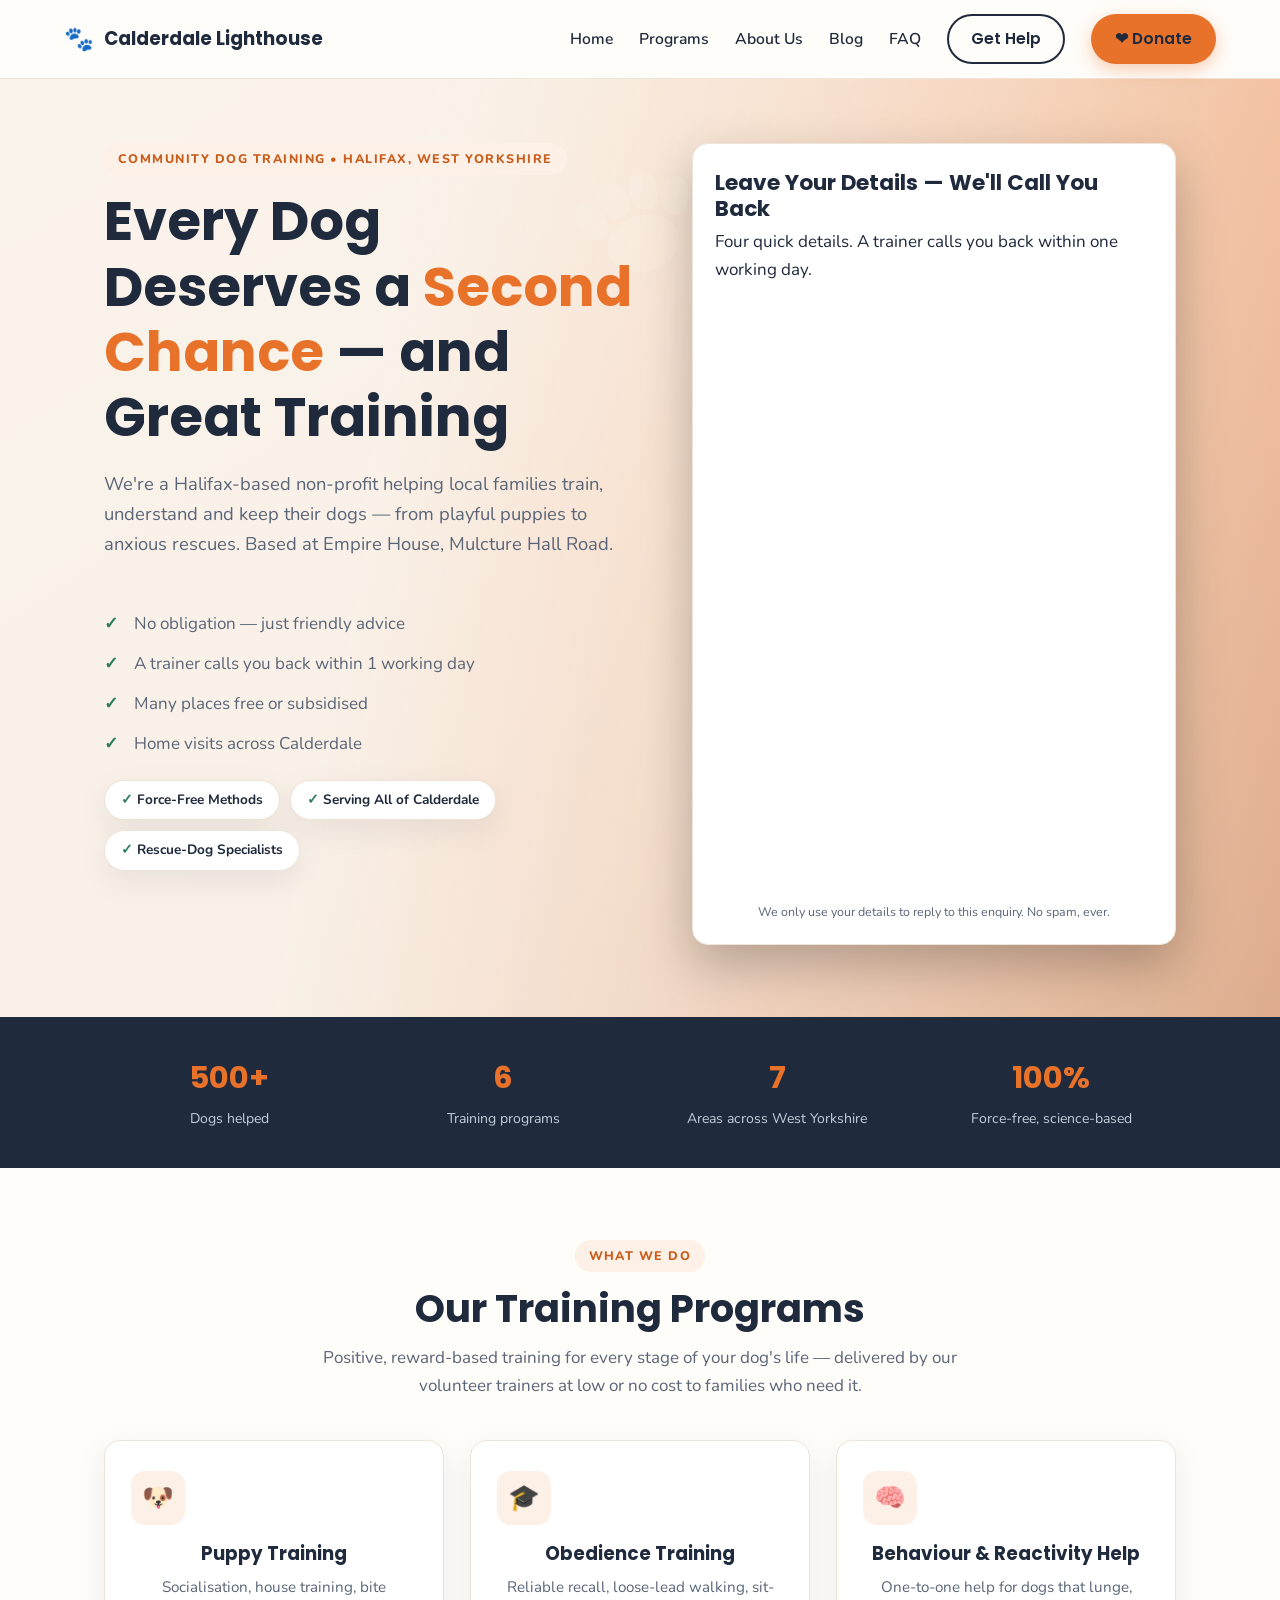
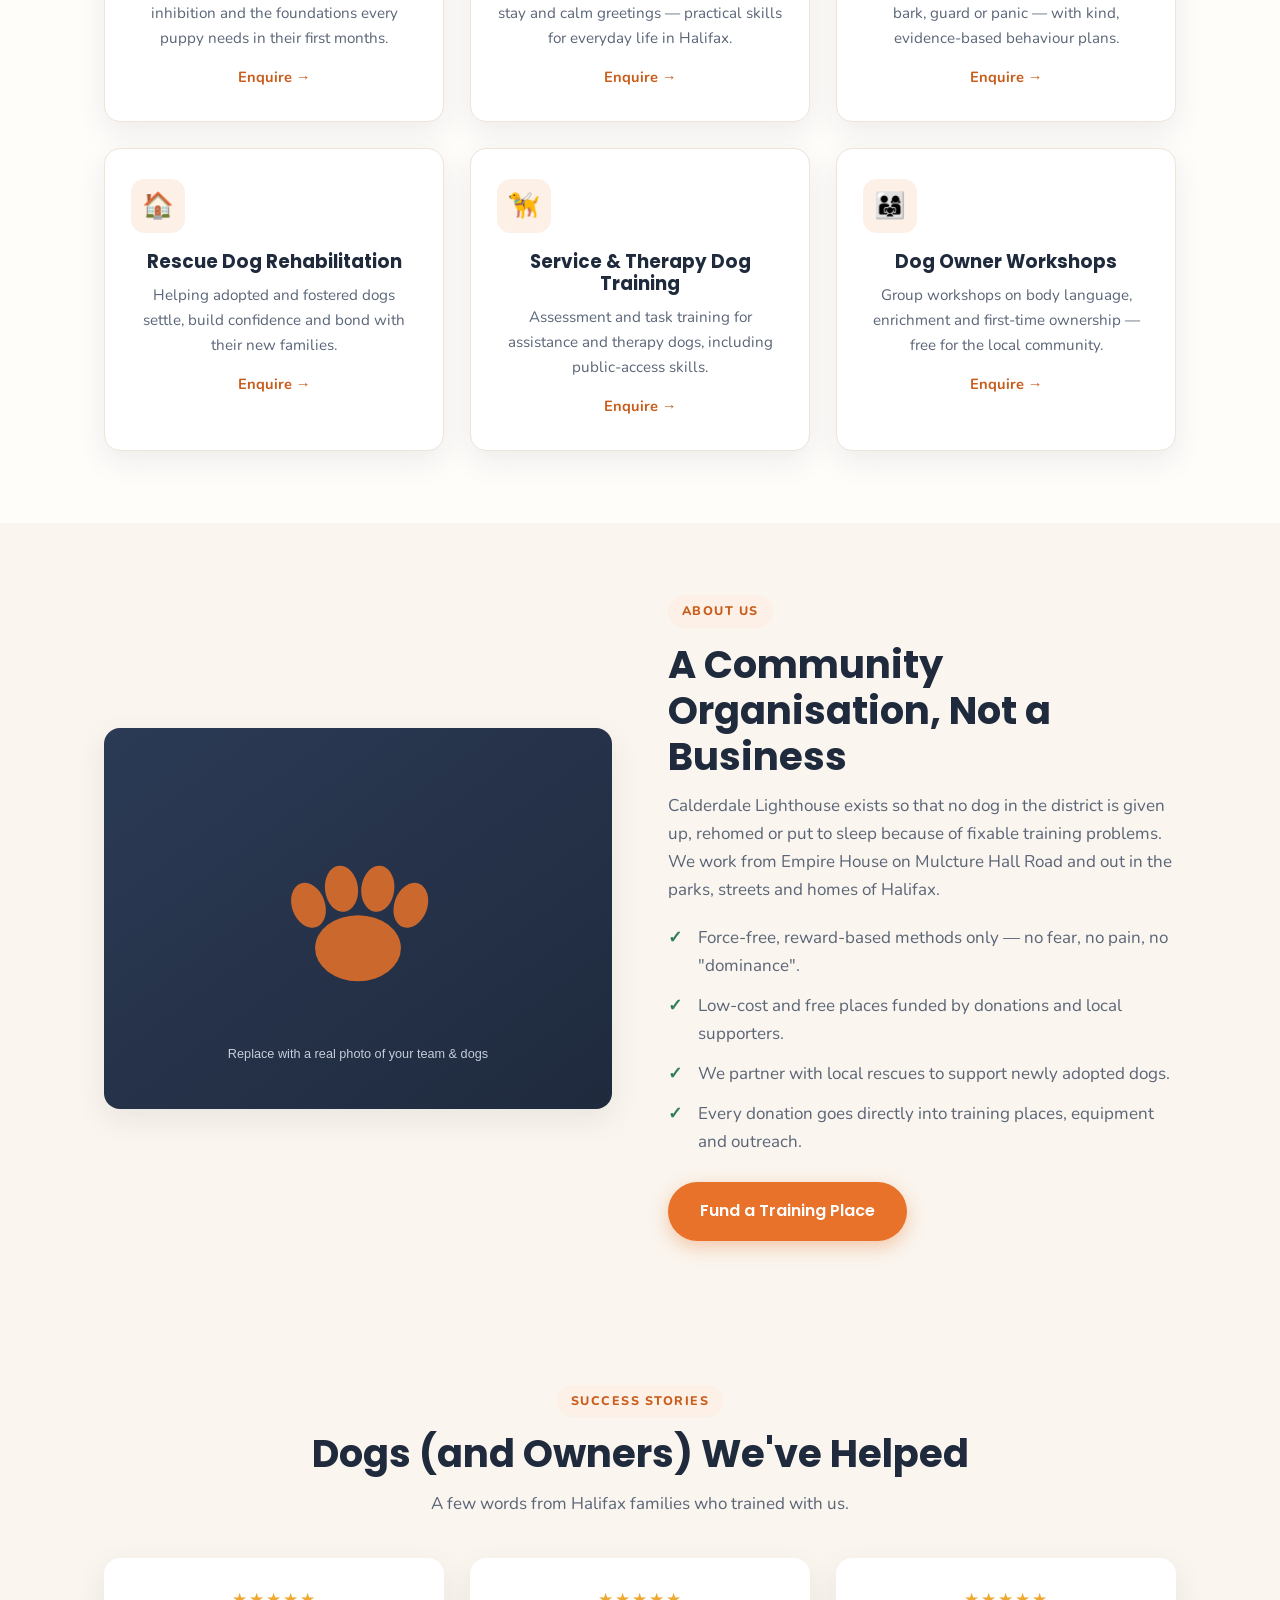
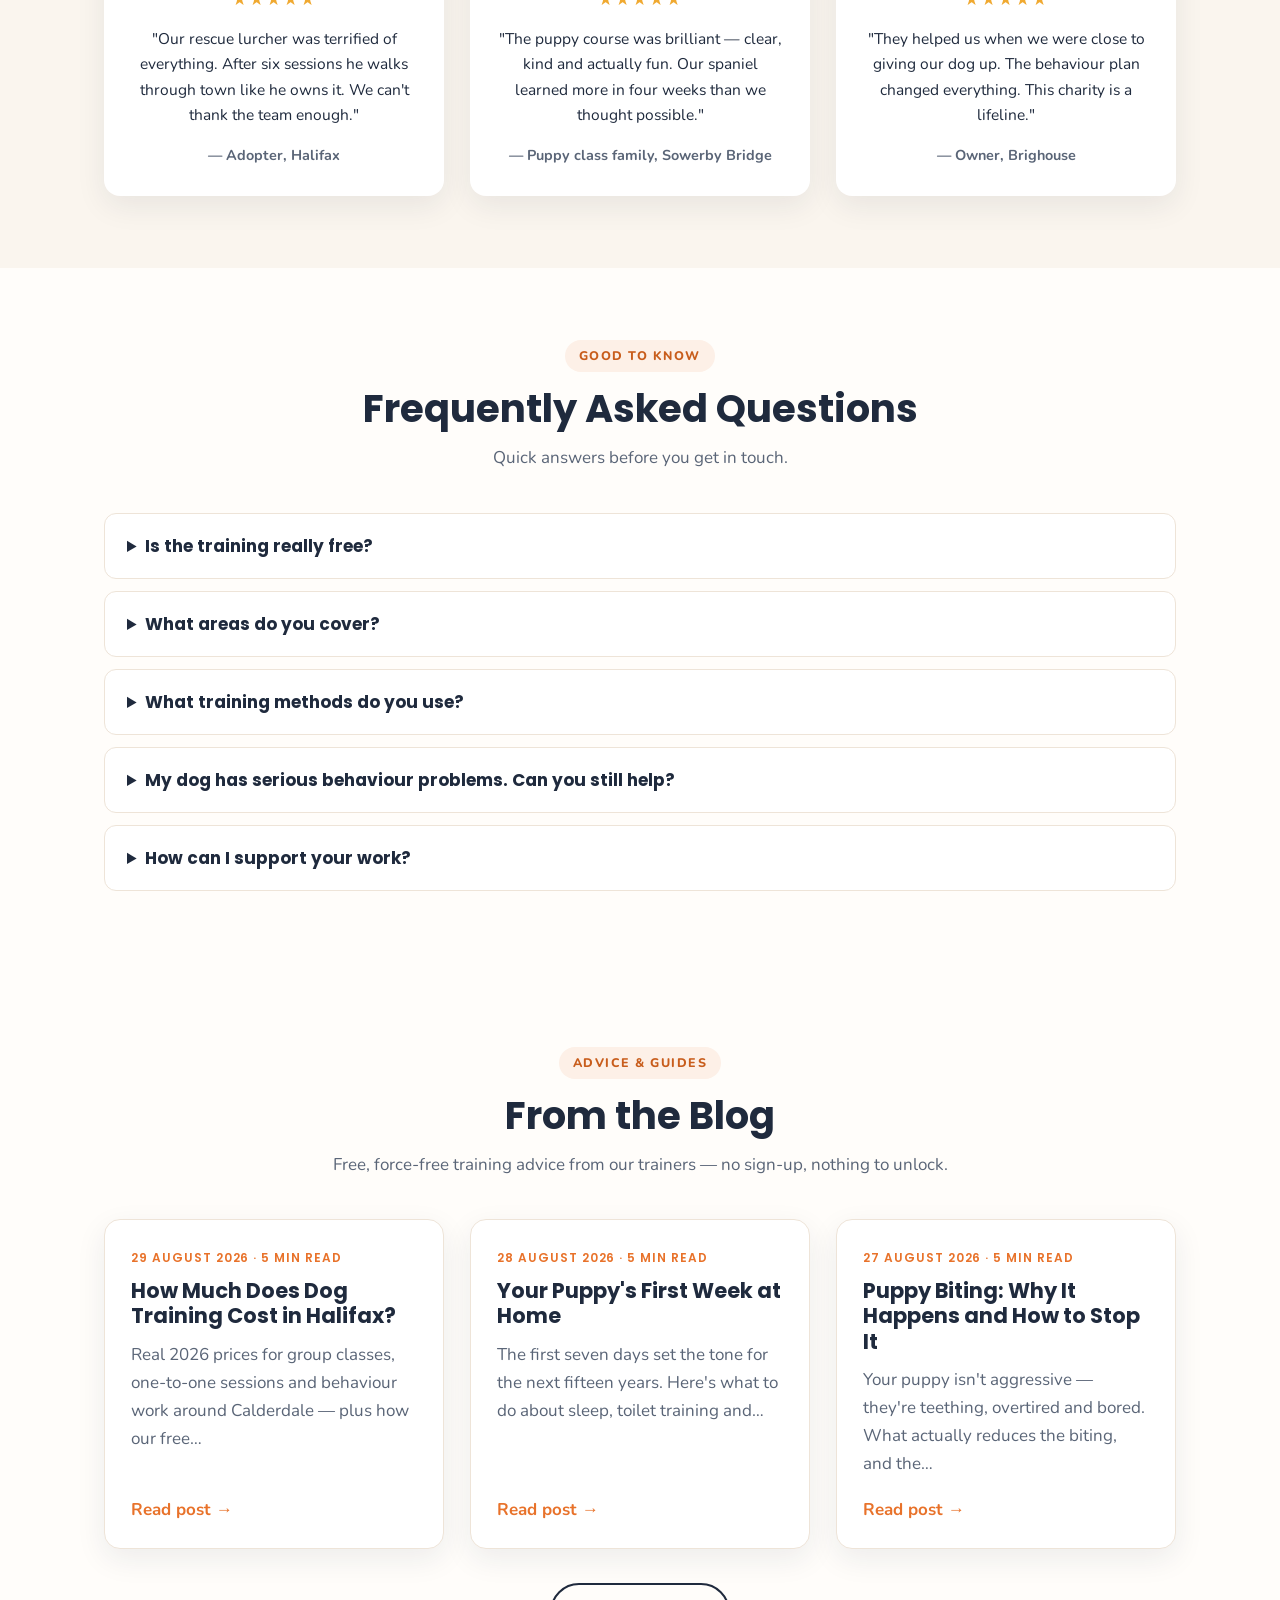
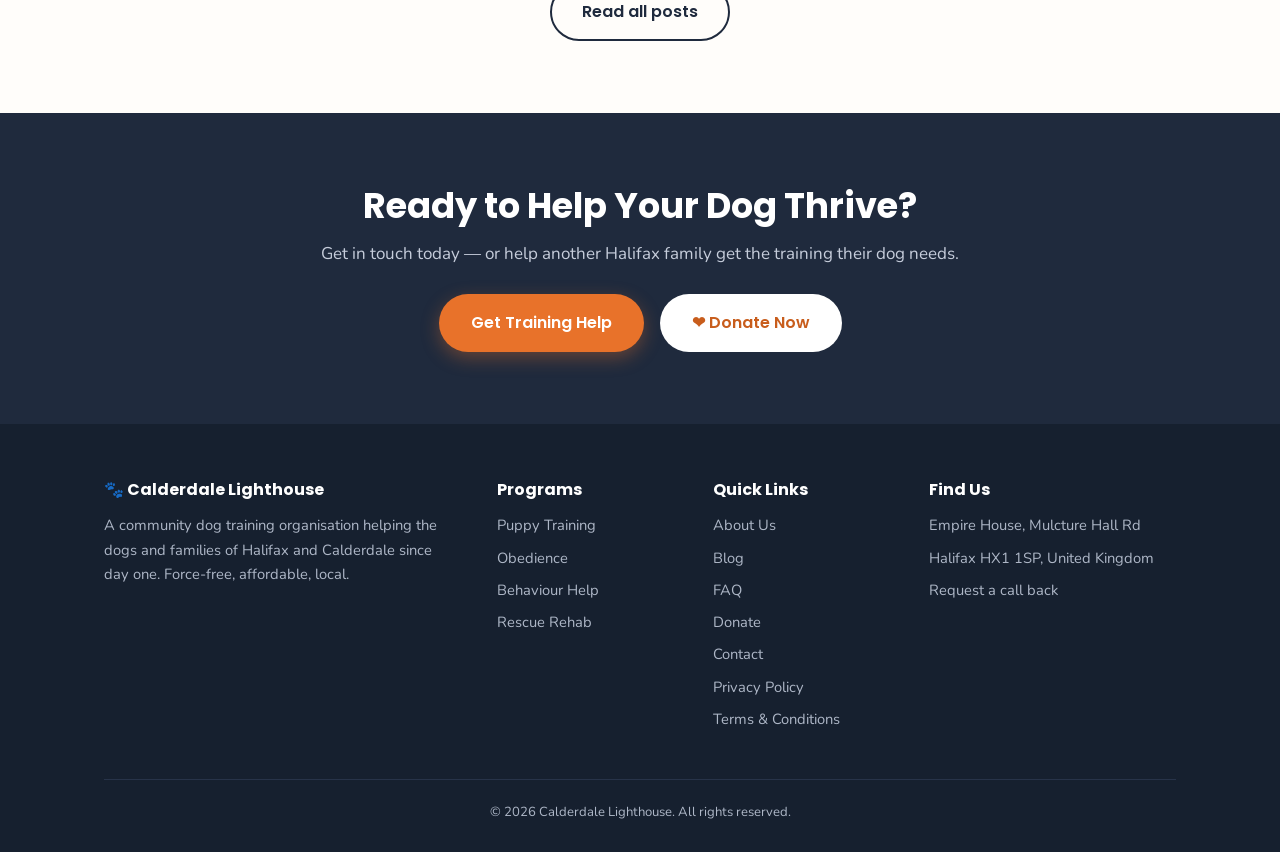
<file: index.html>
<!DOCTYPE html>
<html lang="en-GB">
<head>
  <meta charset="UTF-8" />
  <meta name="viewport" content="width=device-width, initial-scale=1.0" />
  <title>Calderdale Lighthouse | Free & Low-Cost Dog Training in Halifax, UK</title>
  <meta name="description" content="Calderdale Lighthouse is a community dog training organisation at Empire House, Halifax HX1 1SP. Puppy training, obedience, behaviour help and rescue dog rehabilitation across West Yorkshire." />
  <link rel="preconnect" href="https://fonts.googleapis.com" />
  <link rel="preconnect" href="https://fonts.gstatic.com" crossorigin />
  <link href="https://fonts.googleapis.com/css2?family=Poppins:wght@500;600;700&family=Nunito:wght@400;600;700;800&display=swap" rel="stylesheet" />
  <link rel="stylesheet" href="styles.css" />
  <link rel="icon" href="data:image/svg+xml,<svg xmlns='http://www.w3.org/2000/svg' viewBox='0 0 100 100'><text y='.9em' font-size='90'>🐾</text></svg>" />
  <!-- Google tag (gtag.js) — Google Ads AW-356459871 -->
  <script async src="https://www.googletagmanager.com/gtag/js?id=AW-356459871"></script>
  <script>
    window.dataLayer = window.dataLayer || [];
    function gtag(){dataLayer.push(arguments);}
    gtag('js', new Date());

    gtag('config', 'AW-356459871');
  </script>
</head>
<body>

<header>
  <nav class="nav">
    <a href="index.html" class="logo"><span class="paw">🐾</span> Calderdale Lighthouse</a>
    <button class="nav-toggle" aria-label="Open menu" onclick="document.querySelector('.nav-links').classList.toggle('open')">☰</button>
    <ul class="nav-links">
      <li><a href="index.html">Home</a></li>
      <li><a href="#programs">Programs</a></li>
      <li><a href="#about">About Us</a></li>
      <li><a href="/blog">Blog</a></li>
      <li><a href="#faq">FAQ</a></li>
      <li><a href="#get-help" class="btn btn-outline" style="padding:10px 22px">Get Help</a></li>
      <li><a href="donate.html" class="btn btn-primary">❤ Donate</a></li>
    </ul>
  </nav>
</header>

<!-- ============ HERO + LEAD FORM ============ -->
<section class="hero" id="get-help">
  <div class="container hero-grid">
    <div class="hero-copy-top">
      <span class="eyebrow">Community Dog Training • Halifax, West Yorkshire</span>
      <h1>Every Dog Deserves a <span>Second Chance</span> — and Great Training</h1>
      <p class="lead">We're a Halifax-based non-profit helping local families train, understand and keep their dogs — from playful puppies to anxious rescues. Based at Empire House, Mulcture Hall Road.</p>
    </div>

    <div class="hero-copy-bottom">
      <ul class="checklist">
        <li>No obligation — just friendly advice</li>
        <li>A trainer calls you back within 1 working day</li>
        <li>Many places free or subsidised</li>
        <li>Home visits across Calderdale</li>
      </ul>
      <div class="hero-badges">
        <span>Force-Free Methods</span>
        <span>Serving All of Calderdale</span>
        <span>Rescue-Dog Specialists</span>
      </div>
    </div>

    <!--
      LEAD FORM — Tally embed, form ID dWe58A. Lives in the HERO so it is above the
      fold for ad traffic. The section carries id="get-help", so every existing
      #get-help link across the site (donate.html, blog CTAs, FAQ, cta-band) lands here.
      Form collects FOUR fields: name, phone, email, dog's name & breed.
      Tally Settings still need: self email notifications ON, redirect -> /thanks.
    -->
    <div class="lead-form lead-form--embed hero-form">
      <h3>Leave Your Details — We'll Call You Back</h3>
      <p class="form-sub">Four quick details. A trainer calls you back within one working day.</p>
      <iframe
        src="https://tally.so/embed/dWe58A?alignLeft=1&amp;hideTitle=1&amp;transparentBackground=1&amp;dynamicHeight=1"
        data-tally-src="https://tally.so/embed/dWe58A?alignLeft=1&amp;hideTitle=1&amp;transparentBackground=1&amp;dynamicHeight=1"
        width="100%"
        height="600"
        title="Request Training Help"></iframe>
      <p class="form-note">We only use your details to reply to this enquiry. No spam, ever.</p>
    </div>
  </div>
</section>

<!-- ============ STATS ============ -->
<section class="stats">
  <div class="container">
    <div class="stat"><b>500+</b><small>Dogs helped</small></div>
    <div class="stat"><b>6</b><small>Training programs</small></div>
    <div class="stat"><b>7</b><small>Areas across West Yorkshire</small></div>
    <div class="stat"><b>100%</b><small>Force-free, science-based</small></div>
  </div>
</section>

<!-- ============ PROGRAMS ============ -->
<section id="programs">
  <div class="container center">
    <span class="eyebrow">What We Do</span>
    <h2 class="section-title">Our Training Programs</h2>
    <p class="section-sub">Positive, reward-based training for every stage of your dog's life — delivered by our volunteer trainers at low or no cost to families who need it.</p>
    <div class="grid-3">
      <div class="card">
        <div class="icon">🐶</div>
        <h3>Puppy Training</h3>
        <p>Socialisation, house training, bite inhibition and the foundations every puppy needs in their first months.</p>
        <a class="more" href="#get-help">Enquire →</a>
      </div>
      <div class="card">
        <div class="icon">🎓</div>
        <h3>Obedience Training</h3>
        <p>Reliable recall, loose-lead walking, sit-stay and calm greetings — practical skills for everyday life in Halifax.</p>
        <a class="more" href="#get-help">Enquire →</a>
      </div>
      <div class="card">
        <div class="icon">🧠</div>
        <h3>Behaviour &amp; Reactivity Help</h3>
        <p>One-to-one help for dogs that lunge, bark, guard or panic — with kind, evidence-based behaviour plans.</p>
        <a class="more" href="#get-help">Enquire →</a>
      </div>
      <div class="card">
        <div class="icon">🏠</div>
        <h3>Rescue Dog Rehabilitation</h3>
        <p>Helping adopted and fostered dogs settle, build confidence and bond with their new families.</p>
        <a class="more" href="#get-help">Enquire →</a>
      </div>
      <div class="card">
        <div class="icon">🦮</div>
        <h3>Service &amp; Therapy Dog Training</h3>
        <p>Assessment and task training for assistance and therapy dogs, including public-access skills.</p>
        <a class="more" href="#get-help">Enquire →</a>
      </div>
      <div class="card">
        <div class="icon">👨‍👩‍👧</div>
        <h3>Dog Owner Workshops</h3>
        <p>Group workshops on body language, enrichment and first-time ownership — free for the local community.</p>
        <a class="more" href="#get-help">Enquire →</a>
      </div>
    </div>
  </div>
</section>

<!-- ============ ABOUT ============ -->
<section id="about" style="background: var(--cream)">
  <div class="container split">
    <div class="photo" role="img" aria-label="Trainer working with a dog"></div>
    <div>
      <span class="eyebrow">About Us</span>
      <h2 class="section-title">A Community Organisation, Not a Business</h2>
      <p class="section-sub" style="margin-bottom:0">Calderdale Lighthouse exists so that no dog in the district is given up, rehomed or put to sleep because of fixable training problems. We work from Empire House on Mulcture Hall Road and out in the parks, streets and homes of Halifax.</p>
      <ul class="checklist">
        <li>Force-free, reward-based methods only — no fear, no pain, no "dominance".</li>
        <li>Low-cost and free places funded by donations and local supporters.</li>
        <li>We partner with local rescues to support newly adopted dogs.</li>
        <li>Every donation goes directly into training places, equipment and outreach.</li>
      </ul>
      <div style="margin-top:26px">
        <a href="donate.html" class="btn btn-primary">Fund a Training Place</a>
      </div>
    </div>
  </div>
</section>

<!-- ============ TESTIMONIALS ============ -->
<section class="quotes">
  <div class="container center">
    <span class="eyebrow">Success Stories</span>
    <h2 class="section-title">Dogs (and Owners) We've Helped</h2>
    <p class="section-sub">A few words from Halifax families who trained with us.</p>
    <div class="grid-3">
      <div class="quote-card">
        <div class="stars">★★★★★</div>
        <p>"Our rescue lurcher was terrified of everything. After six sessions he walks through town like he owns it. We can't thank the team enough."</p>
        <footer>— Adopter, Halifax</footer>
      </div>
      <div class="quote-card">
        <div class="stars">★★★★★</div>
        <p>"The puppy course was brilliant — clear, kind and actually fun. Our spaniel learned more in four weeks than we thought possible."</p>
        <footer>— Puppy class family, Sowerby Bridge</footer>
      </div>
      <div class="quote-card">
        <div class="stars">★★★★★</div>
        <p>"They helped us when we were close to giving our dog up. The behaviour plan changed everything. This charity is a lifeline."</p>
        <footer>— Owner, Brighouse</footer>
      </div>
    </div>
  </div>
</section>

<!-- ============ FAQ ============ -->
<section id="faq">
  <div class="container">
    <div class="center">
      <span class="eyebrow">Good to Know</span>
      <h2 class="section-title">Frequently Asked Questions</h2>
      <p class="section-sub" style="margin-left:auto;margin-right:auto">Quick answers before you get in touch.</p>
    </div>
    <details class="faq">
      <summary>Is the training really free?</summary>
      <p>Many of our places are free or subsidised, funded by donations. Where we do charge, fees are kept low and every penny goes back into the organisation's work. We'll always tell you the cost — if any — before you commit to anything.</p>
    </details>
    <details class="faq">
      <summary>What areas do you cover?</summary>
      <p>We're based at Empire House, Mulcture Hall Rd, Halifax HX1 1SP and work across Calderdale and West Yorkshire — including Huddersfield, Bradford, Brighouse, Sowerby Bridge, Elland and Hebden Bridge.</p>
    </details>
    <details class="faq">
      <summary>What training methods do you use?</summary>
      <p>Only force-free, reward-based, science-backed methods. We never use pain, fear, shock collars or "dominance" techniques — they damage dogs and don't work long term.</p>
    </details>
    <details class="faq">
      <summary>My dog has serious behaviour problems. Can you still help?</summary>
      <p>Yes — behaviour and reactivity cases are a core part of what we do, especially for rescue dogs. Leave your details in the form above and a trainer will call you to talk through what's happening and advise on the next step.</p>
    </details>
    <details class="faq">
      <summary>How can I support your work?</summary>
      <p>Donate, volunteer, or simply share our work. Visit our <a href="donate.html">donations page</a> to fund a training place for a family that couldn't otherwise afford one.</p>
    </details>
  </div>
</section>

<!-- ============ FROM THE BLOG ============ -->
<section id="blog">
  <div class="container">
    <div class="center">
      <span class="eyebrow">Advice &amp; Guides</span>
      <h2 class="section-title">From the Blog</h2>
      <p class="section-sub" style="margin-left:auto;margin-right:auto">Free, force-free training advice from our trainers — no sign-up, nothing to unlock.</p>
    </div>
    <div class="post-grid">

      <article class="post-card">
        <div class="post-meta">29 AUGUST 2026 · 5 MIN READ</div>
        <h2><a href="/blog/dog-training-cost-halifax">How Much Does Dog Training Cost in Halifax?</a></h2>
        <p>Real 2026 prices for group classes, one-to-one sessions and behaviour work around Calderdale — plus how our free…</p>
        <a class="post-link" href="/blog/dog-training-cost-halifax">Read post →</a>
      </article>

      <article class="post-card">
        <div class="post-meta">28 AUGUST 2026 · 5 MIN READ</div>
        <h2><a href="/blog/puppy-first-week-at-home">Your Puppy's First Week at Home</a></h2>
        <p>The first seven days set the tone for the next fifteen years. Here's what to do about sleep, toilet training and…</p>
        <a class="post-link" href="/blog/puppy-first-week-at-home">Read post →</a>
      </article>

      <article class="post-card">
        <div class="post-meta">27 AUGUST 2026 · 5 MIN READ</div>
        <h2><a href="/blog/stop-puppy-biting">Puppy Biting: Why It Happens and How to Stop It</a></h2>
        <p>Your puppy isn't aggressive — they're teething, overtired and bored. What actually reduces the biting, and the…</p>
        <a class="post-link" href="/blog/stop-puppy-biting">Read post →</a>
      </article>

    </div>
    <div class="center" style="margin-top:34px">
      <a href="/blog" class="btn btn-outline">Read all posts</a>
    </div>
  </div>
</section>

<!-- ============ CTA BAND ============ -->
<section class="cta-band">
  <div class="container">
    <h2>Ready to Help Your Dog Thrive?</h2>
    <p>Get in touch today — or help another Halifax family get the training their dog needs.</p>
    <a href="#get-help" class="btn btn-primary" style="margin-right:12px">Get Training Help</a>
    <a href="donate.html" class="btn btn-light">❤ Donate Now</a>
  </div>
</section>

<!-- ============ FOOTER ============ -->
<footer class="site-footer">
  <div class="container">
    <div class="footer-grid">
      <div>
        <h4>🐾 Calderdale Lighthouse</h4>
        <p>A community dog training organisation helping the dogs and families of Halifax and Calderdale since day one. Force-free, affordable, local.</p>
      </div>
      <div>
        <h4>Programs</h4>
        <ul>
          <li><a href="#programs">Puppy Training</a></li>
          <li><a href="#programs">Obedience</a></li>
          <li><a href="#programs">Behaviour Help</a></li>
          <li><a href="#programs">Rescue Rehab</a></li>
        </ul>
      </div>
      <div>
        <h4>Quick Links</h4>
        <ul>
          <li><a href="#about">About Us</a></li>
          <li><a href="/blog">Blog</a></li>
          <li><a href="#faq">FAQ</a></li>
          <li><a href="donate.html">Donate</a></li>
          <li><a href="#get-help">Contact</a></li>
          <li><a href="/privacy">Privacy Policy</a></li>
          <li><a href="/terms">Terms &amp; Conditions</a></li>
        </ul>
      </div>
      <div>
        <h4>Find Us</h4>
        <ul>
          <li>Empire House, Mulcture Hall Rd</li>
          <li>Halifax HX1 1SP, United Kingdom</li>
          <li><a href="#get-help">Request a call back</a></li>
        </ul>
      </div>
    </div>
    <div class="footer-bottom">
      © 2026 Calderdale Lighthouse. All rights reserved.
    </div>
  </div>
</footer>

<!-- Tally embed loader -->
<script>var d=document,w="https://tally.so/widgets/embed.js",v=function(){"undefined"!=typeof Tally?Tally.loadEmbeds():d.querySelectorAll("iframe[data-tally-src]:not([src])").forEach((function(e){e.src=e.dataset.tallySrc}))};if("undefined"!=typeof Tally)v();else if(null==d.querySelector('script[src="'+w+'"]')){var s=d.createElement("script");s.src=w,s.onload=v,s.onerror=v,d.body.appendChild(s);}</script>
</body>
</html>
</file>
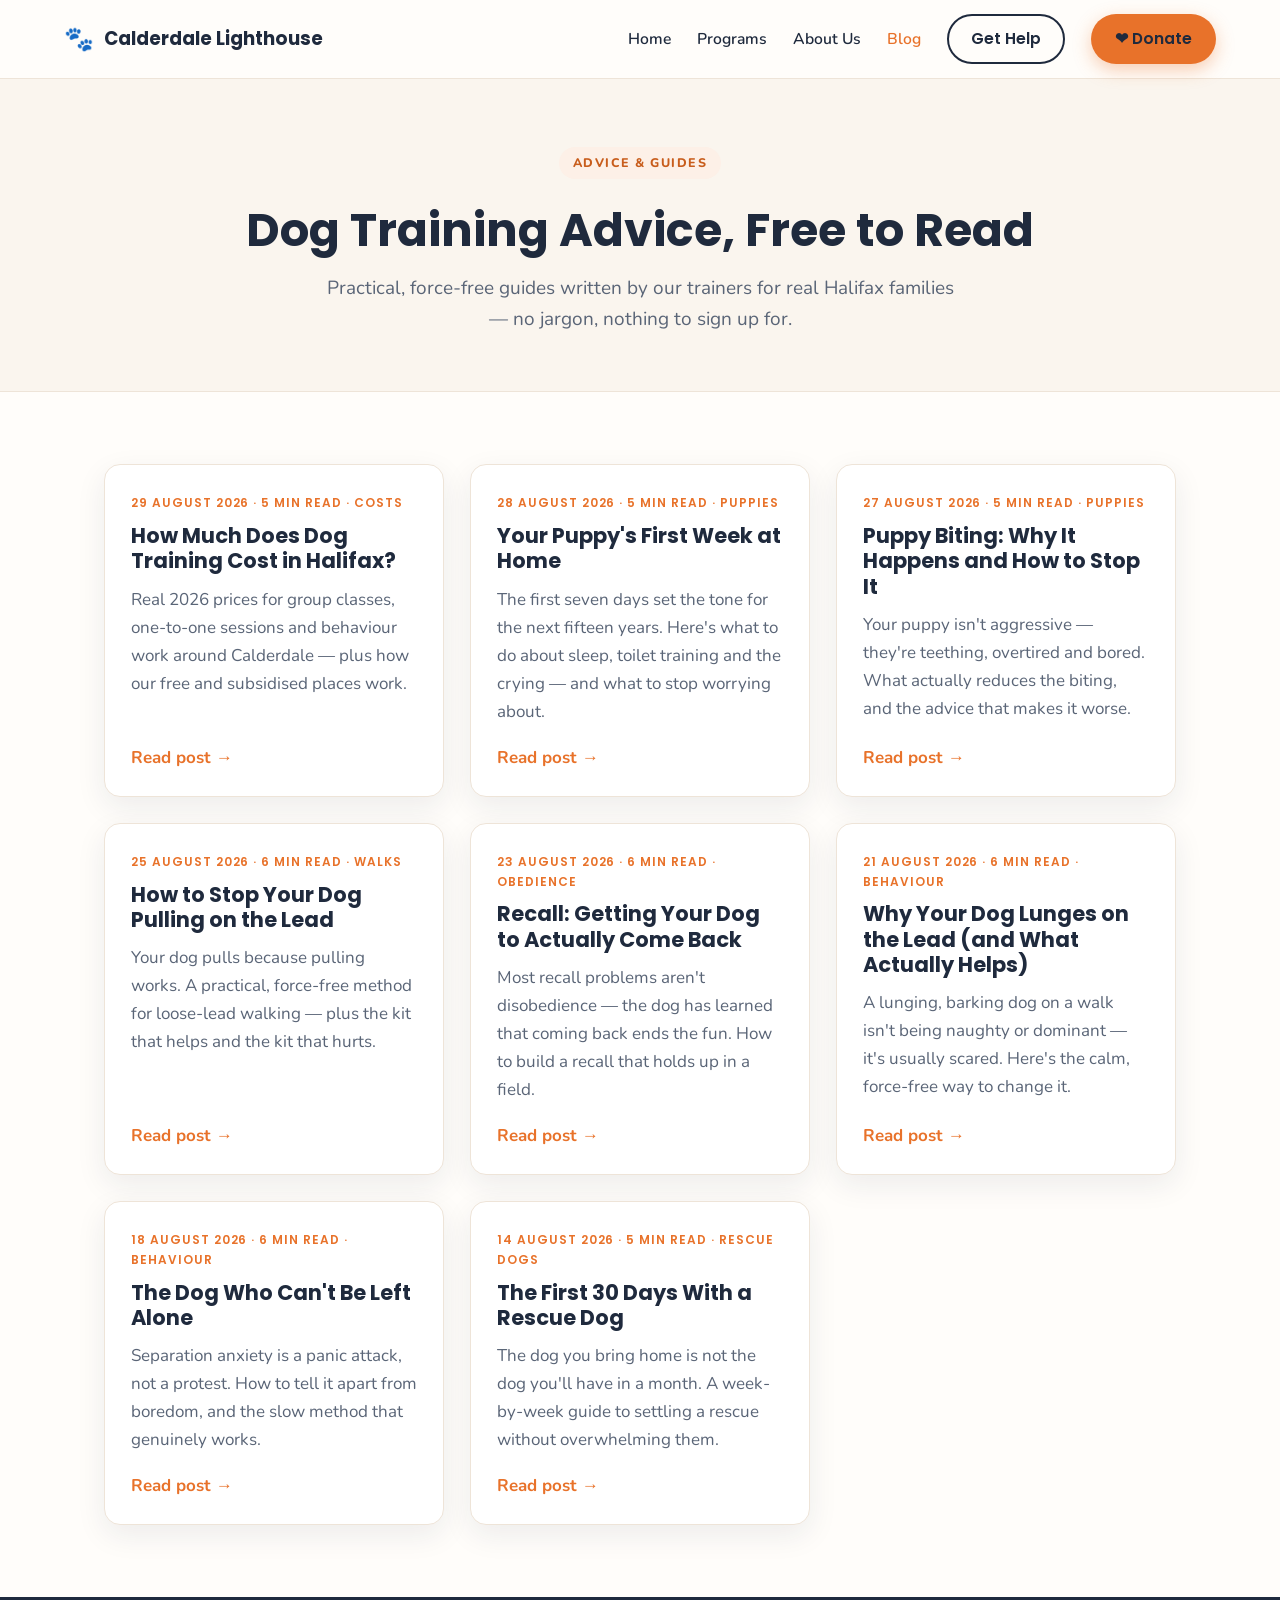
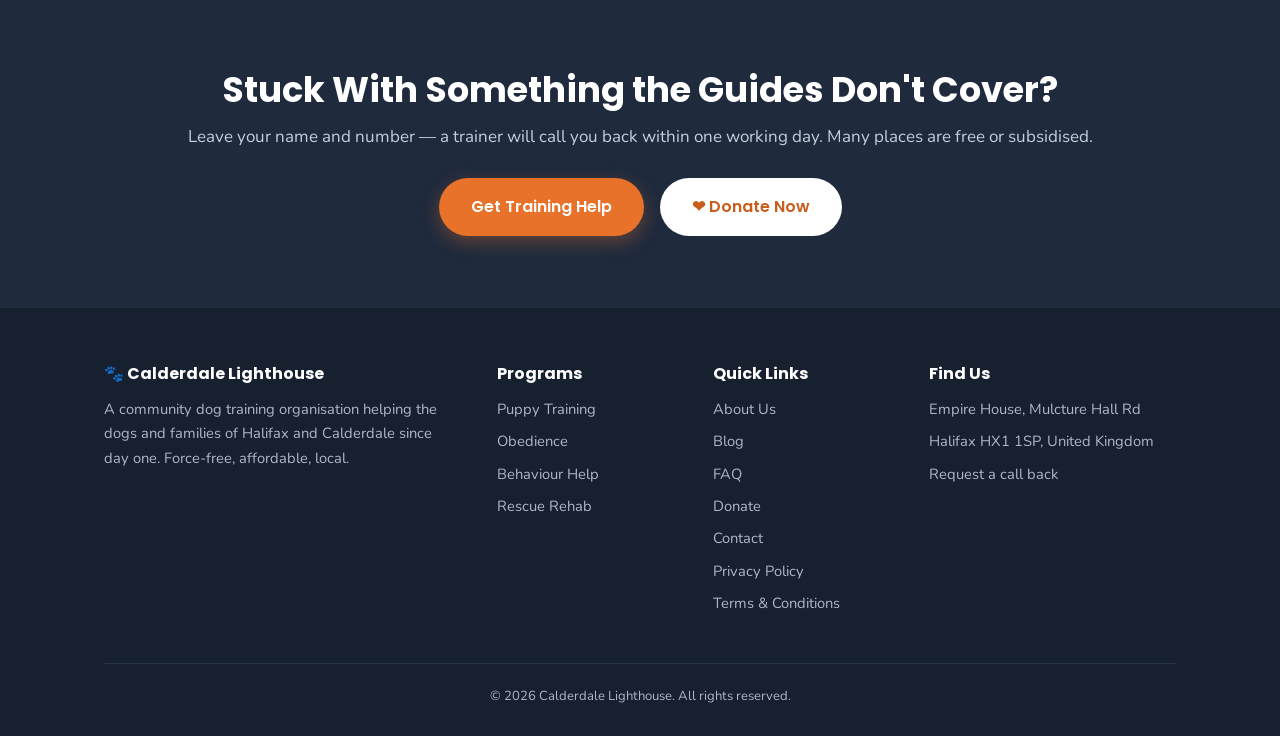
<file: blog/index.html>
<!DOCTYPE html>
<html lang="en-GB">
<head>
  <meta charset="UTF-8" />
  <meta name="viewport" content="width=device-width, initial-scale=1.0" />
  <title>Dog Training Advice &amp; Guides | Calderdale Lighthouse</title>
  <meta name="description" content="Free, force-free dog training advice from Calderdale Lighthouse — puppy basics, reactive dogs on lead, and settling a rescue dog. Written for owners across Calderdale." />
  <link rel="canonical" href="/blog" />
  <link rel="preconnect" href="https://fonts.googleapis.com" />
  <link rel="preconnect" href="https://fonts.gstatic.com" crossorigin />
  <link href="https://fonts.googleapis.com/css2?family=Poppins:wght@500;600;700&family=Nunito:wght@400;600;700;800&display=swap" rel="stylesheet" />
  <link rel="stylesheet" href="/styles.css" />
  <link rel="icon" href="data:image/svg+xml,<svg xmlns='http://www.w3.org/2000/svg' viewBox='0 0 100 100'><text y='.9em' font-size='90'>🐾</text></svg>" />
  <!-- Google tag (gtag.js) — Google Ads AW-356459871 -->
  <script async src="https://www.googletagmanager.com/gtag/js?id=AW-356459871"></script>
  <script>
    window.dataLayer = window.dataLayer || [];
    function gtag(){dataLayer.push(arguments);}
    gtag('js', new Date());

    gtag('config', 'AW-356459871');
  </script>
</head>
<body>

<header>
  <nav class="nav">
    <a href="/" class="logo"><span class="paw">🐾</span> Calderdale Lighthouse</a>
    <button class="nav-toggle" aria-label="Open menu" onclick="document.querySelector('.nav-links').classList.toggle('open')">☰</button>
    <ul class="nav-links">
      <li><a href="/">Home</a></li>
      <li><a href="/#programs">Programs</a></li>
      <li><a href="/#about">About Us</a></li>
      <li><a href="/blog" class="is-current">Blog</a></li>
      <li><a href="/#get-help" class="btn btn-outline" style="padding:10px 22px">Get Help</a></li>
      <li><a href="/donate" class="btn btn-primary">❤ Donate</a></li>
    </ul>
  </nav>
</header>

<!-- ============ BLOG HERO ============ -->
<section class="blog-hero">
  <div class="container">
    <span class="eyebrow">Advice &amp; Guides</span>
    <h1>Dog Training Advice, Free to Read</h1>
    <p class="lead">Practical, force-free guides written by our trainers for real Halifax families — no jargon, nothing to sign up for.</p>
  </div>
</section>

<!-- ============ POST LIST ============ -->
<section>
  <div class="container">
    <div class="post-grid">

      <article class="post-card">
        <div class="post-meta">29 AUGUST 2026 · 5 MIN READ · COSTS</div>
        <h2><a href="/blog/dog-training-cost-halifax">How Much Does Dog Training Cost in Halifax?</a></h2>
        <p>Real 2026 prices for group classes, one-to-one sessions and behaviour work around Calderdale — plus how our free and subsidised places work.</p>
        <a class="post-link" href="/blog/dog-training-cost-halifax">Read post →</a>
      </article>

      <article class="post-card">
        <div class="post-meta">28 AUGUST 2026 · 5 MIN READ · PUPPIES</div>
        <h2><a href="/blog/puppy-first-week-at-home">Your Puppy's First Week at Home</a></h2>
        <p>The first seven days set the tone for the next fifteen years. Here's what to do about sleep, toilet training and the crying — and what to stop worrying about.</p>
        <a class="post-link" href="/blog/puppy-first-week-at-home">Read post →</a>
      </article>

      <article class="post-card">
        <div class="post-meta">27 AUGUST 2026 · 5 MIN READ · PUPPIES</div>
        <h2><a href="/blog/stop-puppy-biting">Puppy Biting: Why It Happens and How to Stop It</a></h2>
        <p>Your puppy isn't aggressive — they're teething, overtired and bored. What actually reduces the biting, and the advice that makes it worse.</p>
        <a class="post-link" href="/blog/stop-puppy-biting">Read post →</a>
      </article>

      <article class="post-card">
        <div class="post-meta">25 AUGUST 2026 · 6 MIN READ · WALKS</div>
        <h2><a href="/blog/stop-dog-pulling-on-lead">How to Stop Your Dog Pulling on the Lead</a></h2>
        <p>Your dog pulls because pulling works. A practical, force-free method for loose-lead walking — plus the kit that helps and the kit that hurts.</p>
        <a class="post-link" href="/blog/stop-dog-pulling-on-lead">Read post →</a>
      </article>

      <article class="post-card">
        <div class="post-meta">23 AUGUST 2026 · 6 MIN READ · OBEDIENCE</div>
        <h2><a href="/blog/dog-recall-training">Recall: Getting Your Dog to Actually Come Back</a></h2>
        <p>Most recall problems aren't disobedience — the dog has learned that coming back ends the fun. How to build a recall that holds up in a field.</p>
        <a class="post-link" href="/blog/dog-recall-training">Read post →</a>
      </article>

      <article class="post-card">
        <div class="post-meta">21 AUGUST 2026 · 6 MIN READ · BEHAVIOUR</div>
        <h2><a href="/blog/reactive-dog-on-lead">Why Your Dog Lunges on the Lead (and What Actually Helps)</a></h2>
        <p>A lunging, barking dog on a walk isn't being naughty or dominant — it's usually scared. Here's the calm, force-free way to change it.</p>
        <a class="post-link" href="/blog/reactive-dog-on-lead">Read post →</a>
      </article>

      <article class="post-card">
        <div class="post-meta">18 AUGUST 2026 · 6 MIN READ · BEHAVIOUR</div>
        <h2><a href="/blog/dog-separation-anxiety">The Dog Who Can't Be Left Alone</a></h2>
        <p>Separation anxiety is a panic attack, not a protest. How to tell it apart from boredom, and the slow method that genuinely works.</p>
        <a class="post-link" href="/blog/dog-separation-anxiety">Read post →</a>
      </article>

      <article class="post-card">
        <div class="post-meta">14 AUGUST 2026 · 5 MIN READ · RESCUE DOGS</div>
        <h2><a href="/blog/rescue-dog-first-30-days">The First 30 Days With a Rescue Dog</a></h2>
        <p>The dog you bring home is not the dog you'll have in a month. A week-by-week guide to settling a rescue without overwhelming them.</p>
        <a class="post-link" href="/blog/rescue-dog-first-30-days">Read post →</a>
      </article>

    </div>
  </div>
</section>

<!-- ============ CTA BAND ============ -->
<section class="cta-band">
  <div class="container">
    <h2>Stuck With Something the Guides Don't Cover?</h2>
    <p>Leave your name and number — a trainer will call you back within one working day. Many places are free or subsidised.</p>
    <a href="/#get-help" class="btn btn-primary" style="margin-right:12px">Get Training Help</a>
    <a href="/donate" class="btn btn-light">❤ Donate Now</a>
  </div>
</section>

<!-- ============ FOOTER ============ -->
<footer class="site-footer">
  <div class="container">
    <div class="footer-grid">
      <div>
        <h4>🐾 Calderdale Lighthouse</h4>
        <p>A community dog training organisation helping the dogs and families of Halifax and Calderdale since day one. Force-free, affordable, local.</p>
      </div>
      <div>
        <h4>Programs</h4>
        <ul>
          <li><a href="/#programs">Puppy Training</a></li>
          <li><a href="/#programs">Obedience</a></li>
          <li><a href="/#programs">Behaviour Help</a></li>
          <li><a href="/#programs">Rescue Rehab</a></li>
        </ul>
      </div>
      <div>
        <h4>Quick Links</h4>
        <ul>
          <li><a href="/#about">About Us</a></li>
          <li><a href="/blog">Blog</a></li>
          <li><a href="/#faq">FAQ</a></li>
          <li><a href="/donate">Donate</a></li>
          <li><a href="/#get-help">Contact</a></li>
          <li><a href="/privacy">Privacy Policy</a></li>
          <li><a href="/terms">Terms &amp; Conditions</a></li>
        </ul>
      </div>
      <div>
        <h4>Find Us</h4>
        <ul>
          <li>Empire House, Mulcture Hall Rd</li>
          <li>Halifax HX1 1SP, United Kingdom</li>
          <li><a href="/#get-help">Request a call back</a></li>
        </ul>
      </div>
    </div>
    <div class="footer-bottom">
      © 2026 Calderdale Lighthouse. All rights reserved.
    </div>
  </div>
</footer>

</body>
</html>
</file>
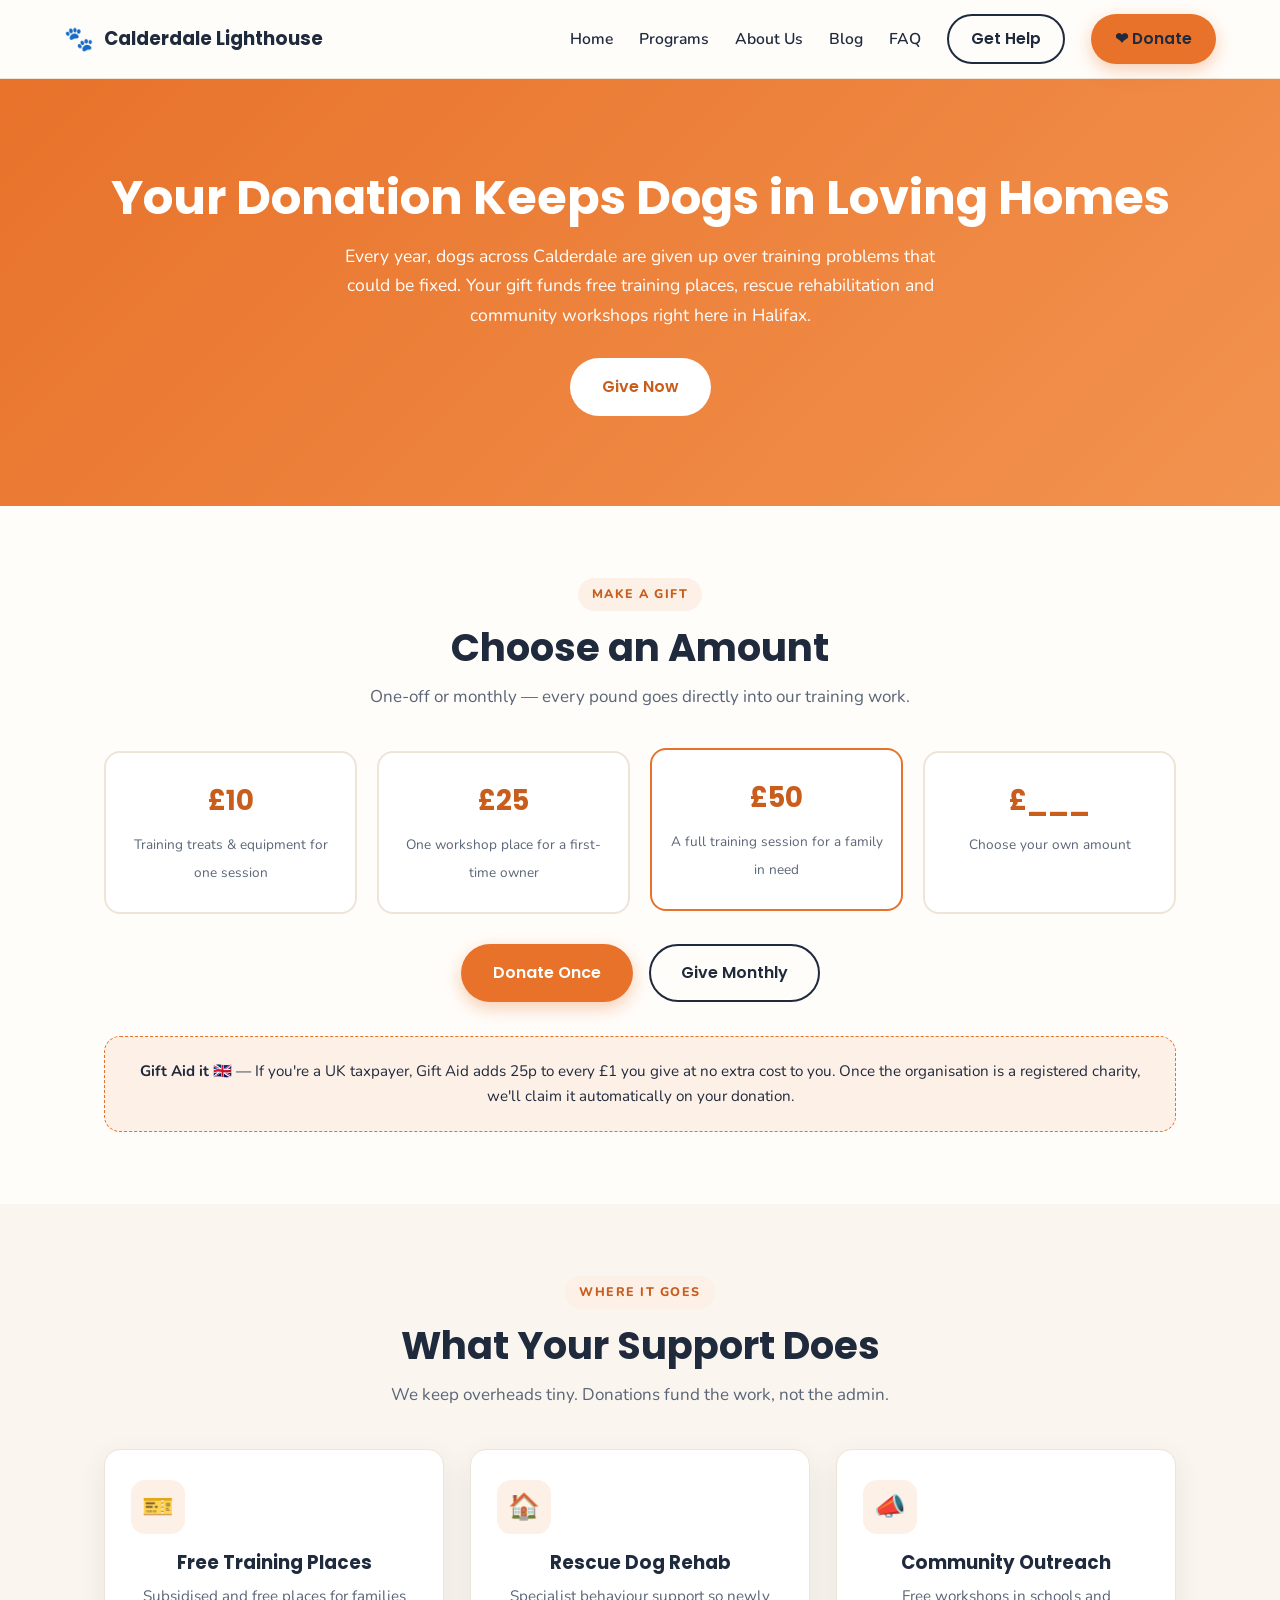
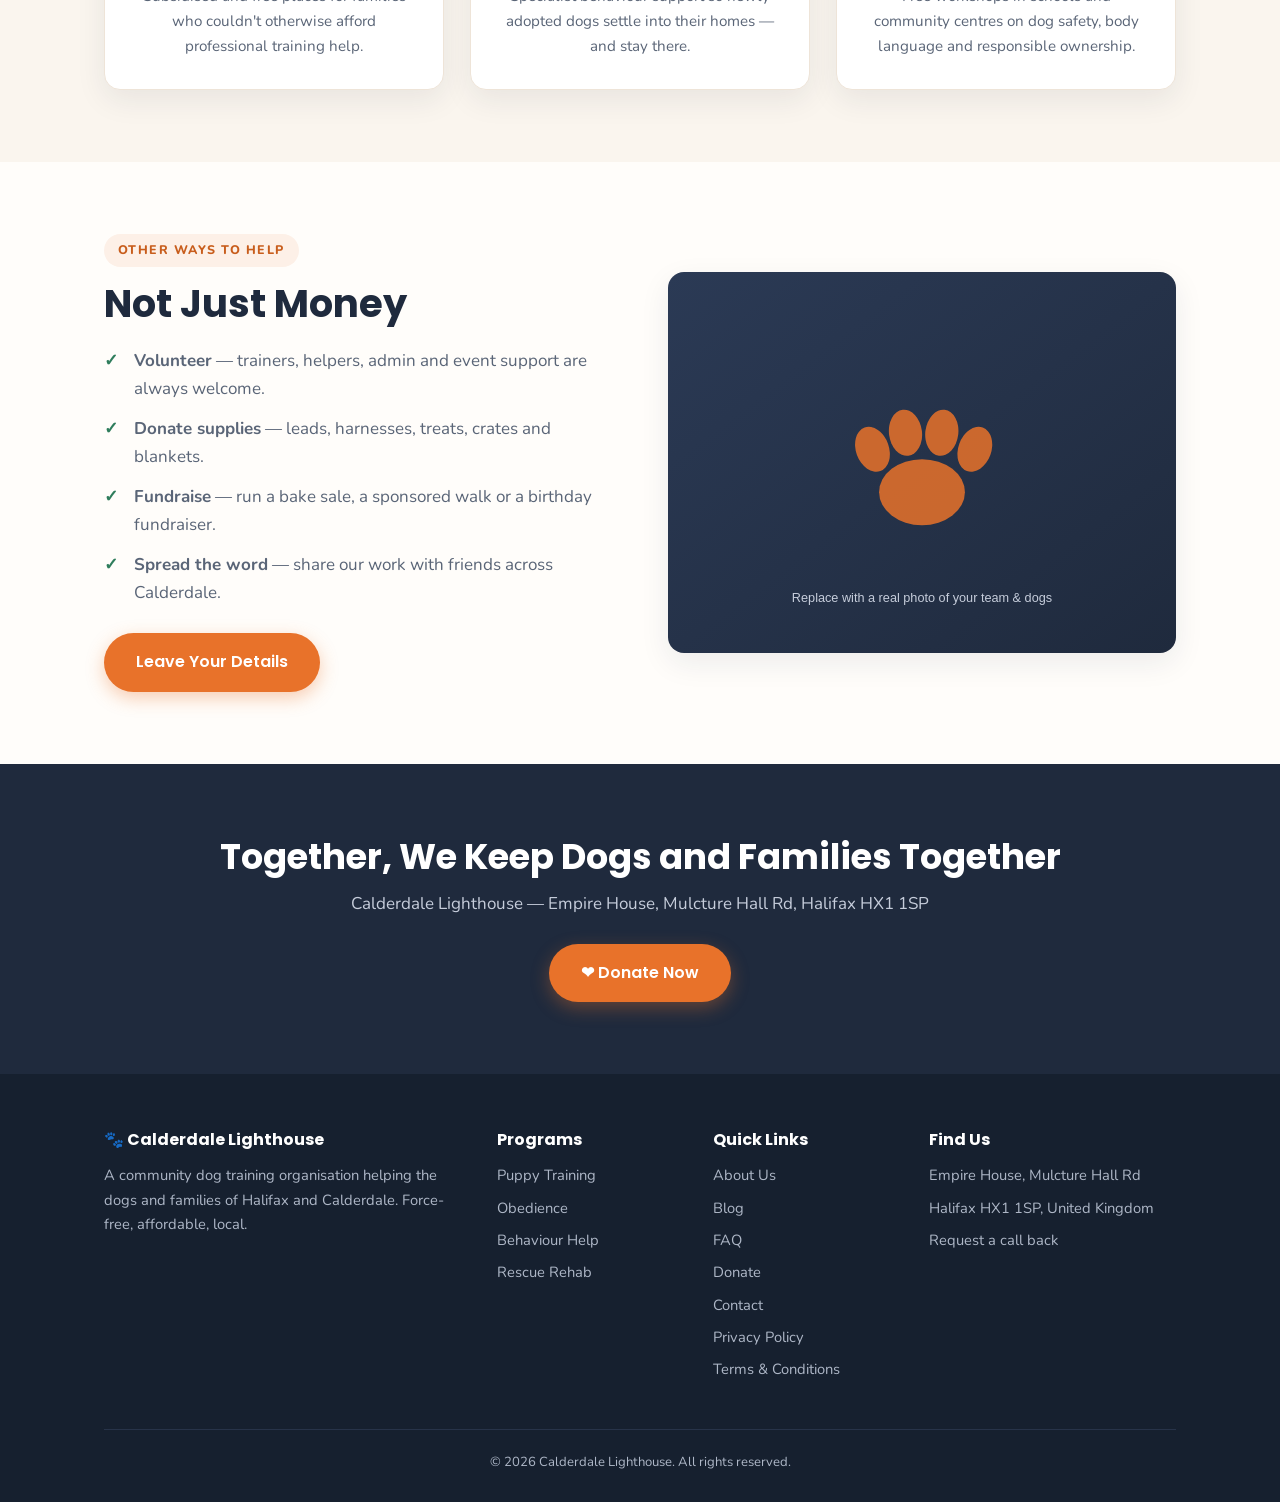
<file: donate.html>
<!DOCTYPE html>
<html lang="en-GB">
<head>
  <meta charset="UTF-8" />
  <meta name="viewport" content="width=device-width, initial-scale=1.0" />
  <title>Donate | Calderdale Lighthouse</title>
  <meta name="description" content="Support free and low-cost dog training for Halifax families. Your donation funds training places, rescue dog rehabilitation and community workshops across Calderdale." />
  <link rel="preconnect" href="https://fonts.googleapis.com" />
  <link rel="preconnect" href="https://fonts.gstatic.com" crossorigin />
  <link href="https://fonts.googleapis.com/css2?family=Poppins:wght@500;600;700&family=Nunito:wght@400;600;700;800&display=swap" rel="stylesheet" />
  <link rel="stylesheet" href="styles.css" />
  <link rel="icon" href="data:image/svg+xml,<svg xmlns='http://www.w3.org/2000/svg' viewBox='0 0 100 100'><text y='.9em' font-size='90'>🐾</text></svg>" />
  <!-- Google tag (gtag.js) — Google Ads AW-356459871 -->
  <script async src="https://www.googletagmanager.com/gtag/js?id=AW-356459871"></script>
  <script>
    window.dataLayer = window.dataLayer || [];
    function gtag(){dataLayer.push(arguments);}
    gtag('js', new Date());

    gtag('config', 'AW-356459871');
  </script>
</head>
<body>

<header>
  <nav class="nav">
    <a href="index.html" class="logo"><span class="paw">🐾</span> Calderdale Lighthouse</a>
    <button class="nav-toggle" aria-label="Open menu" onclick="document.querySelector('.nav-links').classList.toggle('open')">☰</button>
    <ul class="nav-links">
      <li><a href="index.html">Home</a></li>
      <li><a href="index.html#programs">Programs</a></li>
      <li><a href="index.html#about">About Us</a></li>
      <li><a href="/blog">Blog</a></li>
      <li><a href="index.html#faq">FAQ</a></li>
      <li><a href="index.html#get-help" class="btn btn-outline" style="padding:10px 22px">Get Help</a></li>
      <li><a href="donate.html" class="btn btn-primary">❤ Donate</a></li>
    </ul>
  </nav>
</header>

<!-- ============ DONATE HERO ============ -->
<section class="donate-hero">
  <div class="container">
    <h1>Your Donation Keeps Dogs in Loving Homes</h1>
    <p>Every year, dogs across Calderdale are given up over training problems that could be fixed. Your gift funds free training places, rescue rehabilitation and community workshops right here in Halifax.</p>
    <a href="index.html#get-help" class="btn btn-light">Give Now</a>
  </div>
</section>

<!-- ============ AMOUNTS ============ -->
<section id="give">
  <div class="container center">
    <span class="eyebrow">Make a Gift</span>
    <h2 class="section-title">Choose an Amount</h2>
    <p class="section-sub">One-off or monthly — every pound goes directly into our training work.</p>

    <div class="amounts">
      <div class="amount-card" data-amount="10">
        <b>£10</b>
        <small>Training treats &amp; equipment for one session</small>
      </div>
      <div class="amount-card" data-amount="25">
        <b>£25</b>
        <small>One workshop place for a first-time owner</small>
      </div>
      <div class="amount-card selected" data-amount="50">
        <b>£50</b>
        <small>A full training session for a family in need</small>
      </div>
      <div class="amount-card" data-amount="custom">
        <b>£___</b>
        <small>Choose your own amount</small>
      </div>
    </div>

    <!-- All donation actions lead to the enquiry form — no payment links on the site. -->
    <a href="index.html#get-help" class="btn btn-primary" style="margin-right:12px">Donate Once</a>
    <a href="index.html#get-help" class="btn btn-outline">Give Monthly</a>

    <div class="giftaid">
      <b>Gift Aid it 🇬🇧</b> — If you're a UK taxpayer, Gift Aid adds 25p to every £1 you give at no extra cost to you. Once the organisation is a registered charity, we'll claim it automatically on your donation.
    </div>
  </div>
</section>

<!-- ============ IMPACT ============ -->
<section style="background: var(--cream)">
  <div class="container center">
    <span class="eyebrow">Where It Goes</span>
    <h2 class="section-title">What Your Support Does</h2>
    <p class="section-sub">We keep overheads tiny. Donations fund the work, not the admin.</p>
    <div class="grid-3">
      <div class="card">
        <div class="icon">🎫</div>
        <h3>Free Training Places</h3>
        <p>Subsidised and free places for families who couldn't otherwise afford professional training help.</p>
      </div>
      <div class="card">
        <div class="icon">🏠</div>
        <h3>Rescue Dog Rehab</h3>
        <p>Specialist behaviour support so newly adopted dogs settle into their homes — and stay there.</p>
      </div>
      <div class="card">
        <div class="icon">📣</div>
        <h3>Community Outreach</h3>
        <p>Free workshops in schools and community centres on dog safety, body language and responsible ownership.</p>
      </div>
    </div>
  </div>
</section>

<!-- ============ OTHER WAYS ============ -->
<section>
  <div class="container split">
    <div>
      <span class="eyebrow">Other Ways to Help</span>
      <h2 class="section-title">Not Just Money</h2>
      <ul class="checklist">
        <li><b>Volunteer</b> — trainers, helpers, admin and event support are always welcome.</li>
        <li><b>Donate supplies</b> — leads, harnesses, treats, crates and blankets.</li>
        <li><b>Fundraise</b> — run a bake sale, a sponsored walk or a birthday fundraiser.</li>
        <li><b>Spread the word</b> — share our work with friends across Calderdale.</li>
      </ul>
      <div style="margin-top:26px">
        <a href="index.html#get-help" class="btn btn-primary">Leave Your Details</a>
      </div>
    </div>
    <div class="photo" role="img" aria-label="Happy dog with volunteer"></div>
  </div>
</section>

<!-- ============ CTA BAND ============ -->
<section class="cta-band">
  <div class="container">
    <h2>Together, We Keep Dogs and Families Together</h2>
    <p>Calderdale Lighthouse — Empire House, Mulcture Hall Rd, Halifax HX1 1SP</p>
    <a href="index.html#get-help" class="btn btn-primary">❤ Donate Now</a>
  </div>
</section>

<footer class="site-footer">
  <div class="container">
    <div class="footer-grid">
      <div>
        <h4>🐾 Calderdale Lighthouse</h4>
        <p>A community dog training organisation helping the dogs and families of Halifax and Calderdale. Force-free, affordable, local.</p>
      </div>
      <div>
        <h4>Programs</h4>
        <ul>
          <li><a href="index.html#programs">Puppy Training</a></li>
          <li><a href="index.html#programs">Obedience</a></li>
          <li><a href="index.html#programs">Behaviour Help</a></li>
          <li><a href="index.html#programs">Rescue Rehab</a></li>
        </ul>
      </div>
      <div>
        <h4>Quick Links</h4>
        <ul>
          <li><a href="index.html#about">About Us</a></li>
          <li><a href="/blog">Blog</a></li>
          <li><a href="index.html#faq">FAQ</a></li>
          <li><a href="donate.html">Donate</a></li>
          <li><a href="index.html#get-help">Contact</a></li>
          <li><a href="/privacy">Privacy Policy</a></li>
          <li><a href="/terms">Terms &amp; Conditions</a></li>
        </ul>
      </div>
      <div>
        <h4>Find Us</h4>
        <ul>
          <li>Empire House, Mulcture Hall Rd</li>
          <li>Halifax HX1 1SP, United Kingdom</li>
          <li><a href="index.html#get-help">Request a call back</a></li>
        </ul>
      </div>
    </div>
    <div class="footer-bottom">
      © 2026 Calderdale Lighthouse. All rights reserved.
    </div>
  </div>
</footer>

<script>
  // Clicking an amount highlights it briefly, then takes the visitor to the enquiry form.
  document.querySelectorAll('.amount-card').forEach(card => {
    card.addEventListener('click', () => {
      document.querySelectorAll('.amount-card').forEach(c => c.classList.remove('selected'));
      card.classList.add('selected');
      setTimeout(() => { window.location.href = 'index.html#get-help'; }, 250);
    });
  });
</script>

</body>
</html>
</file>
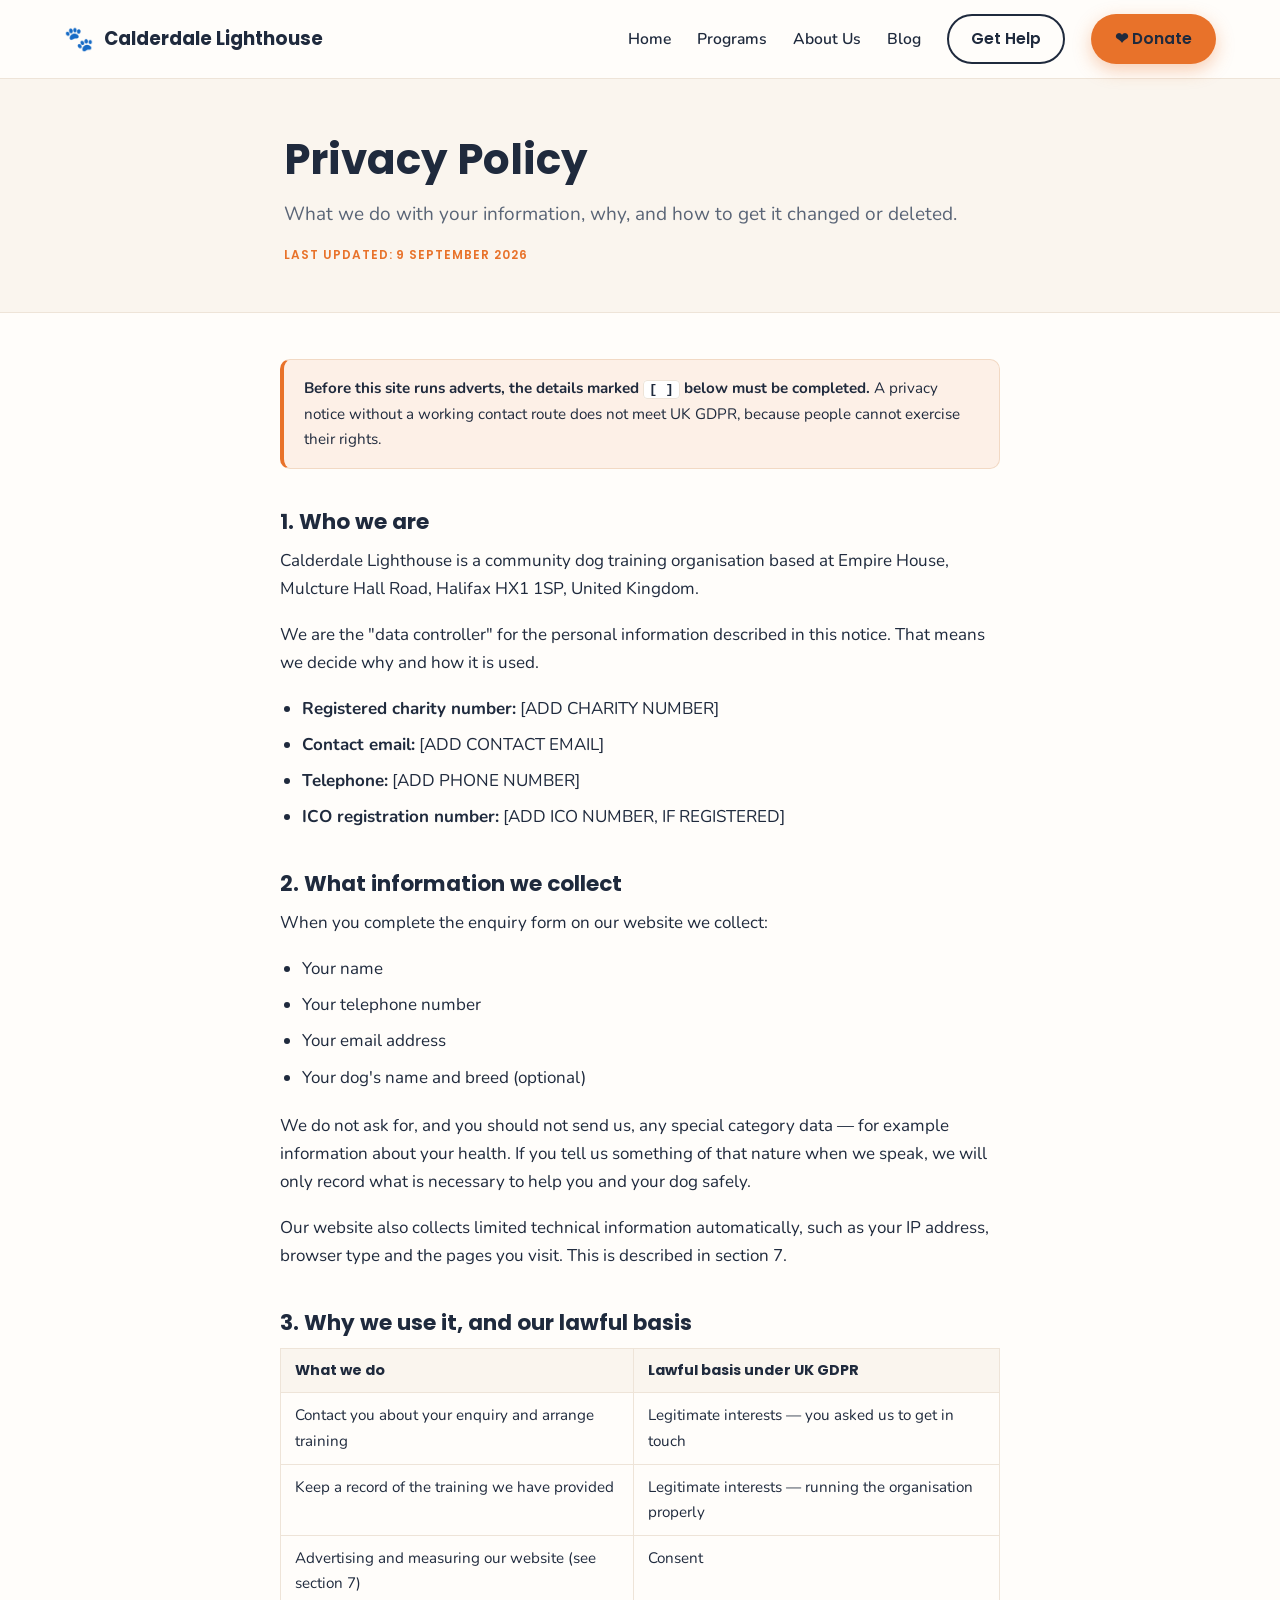
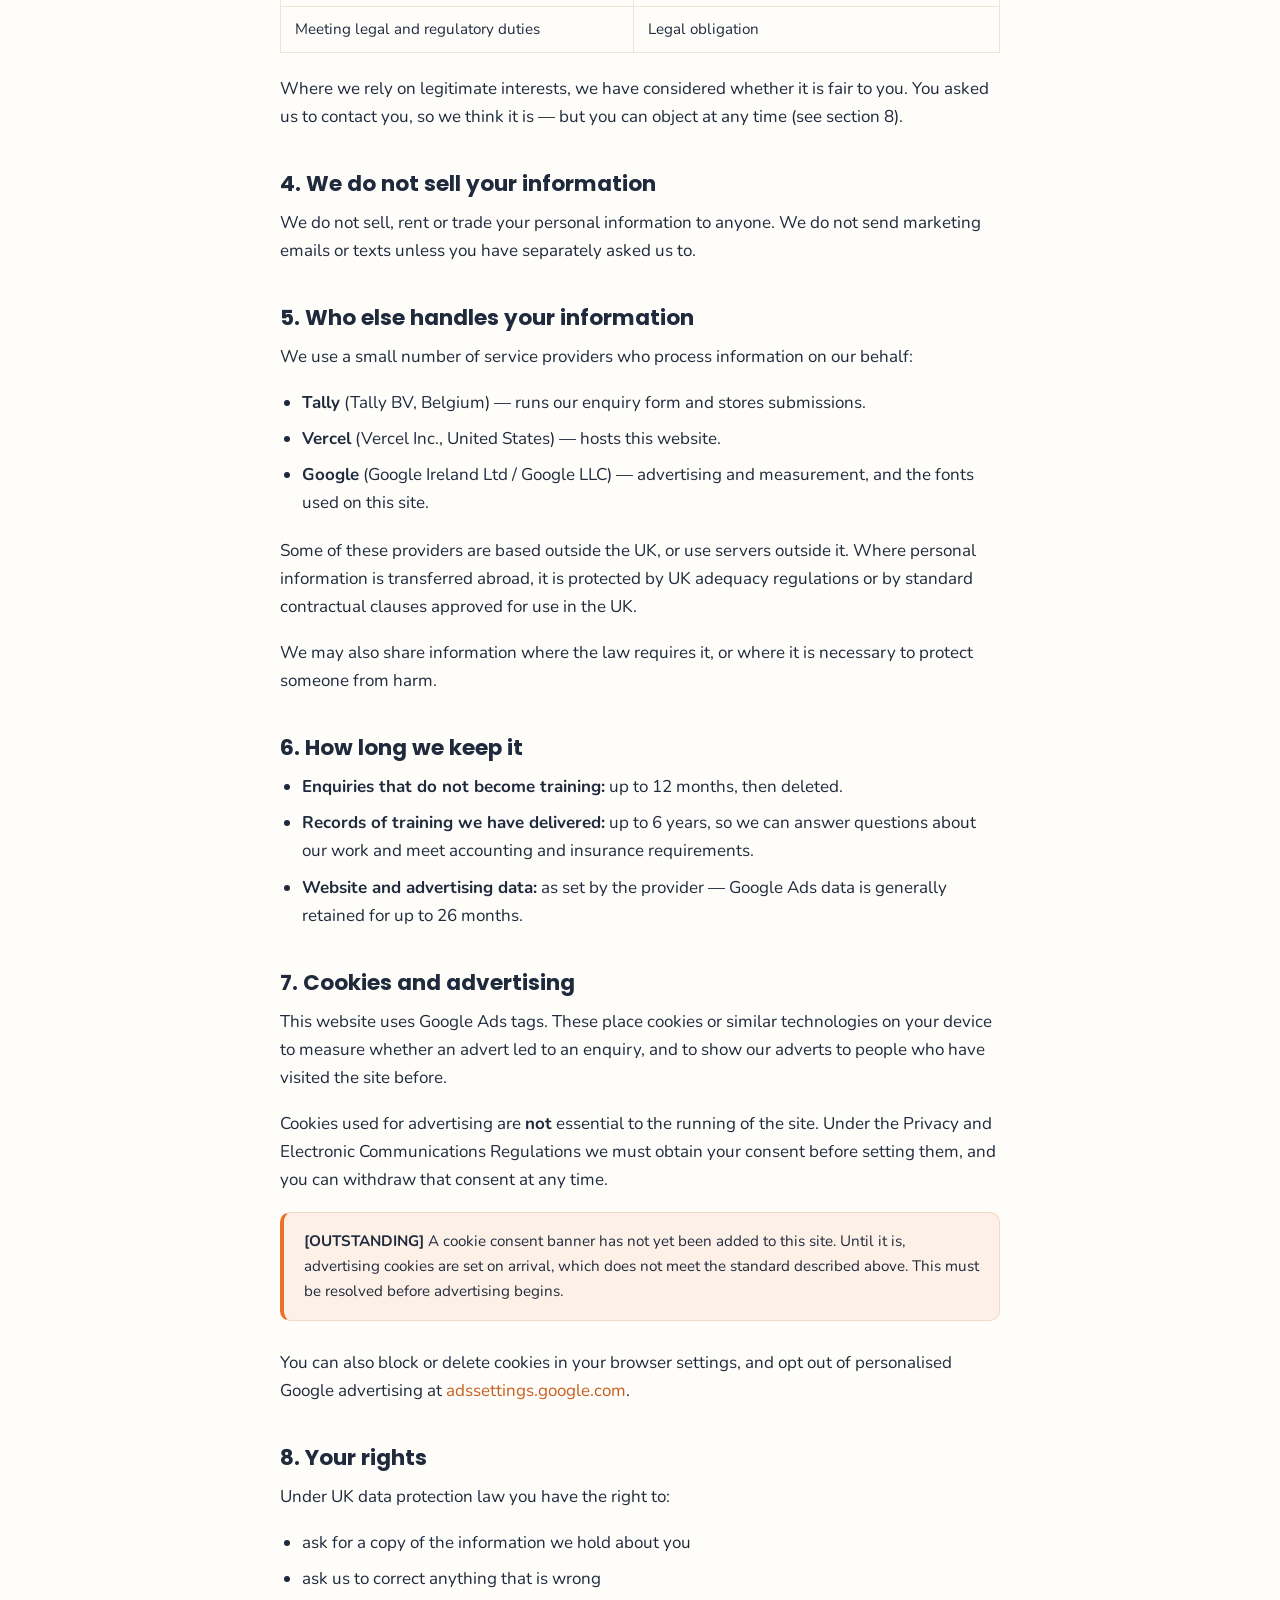
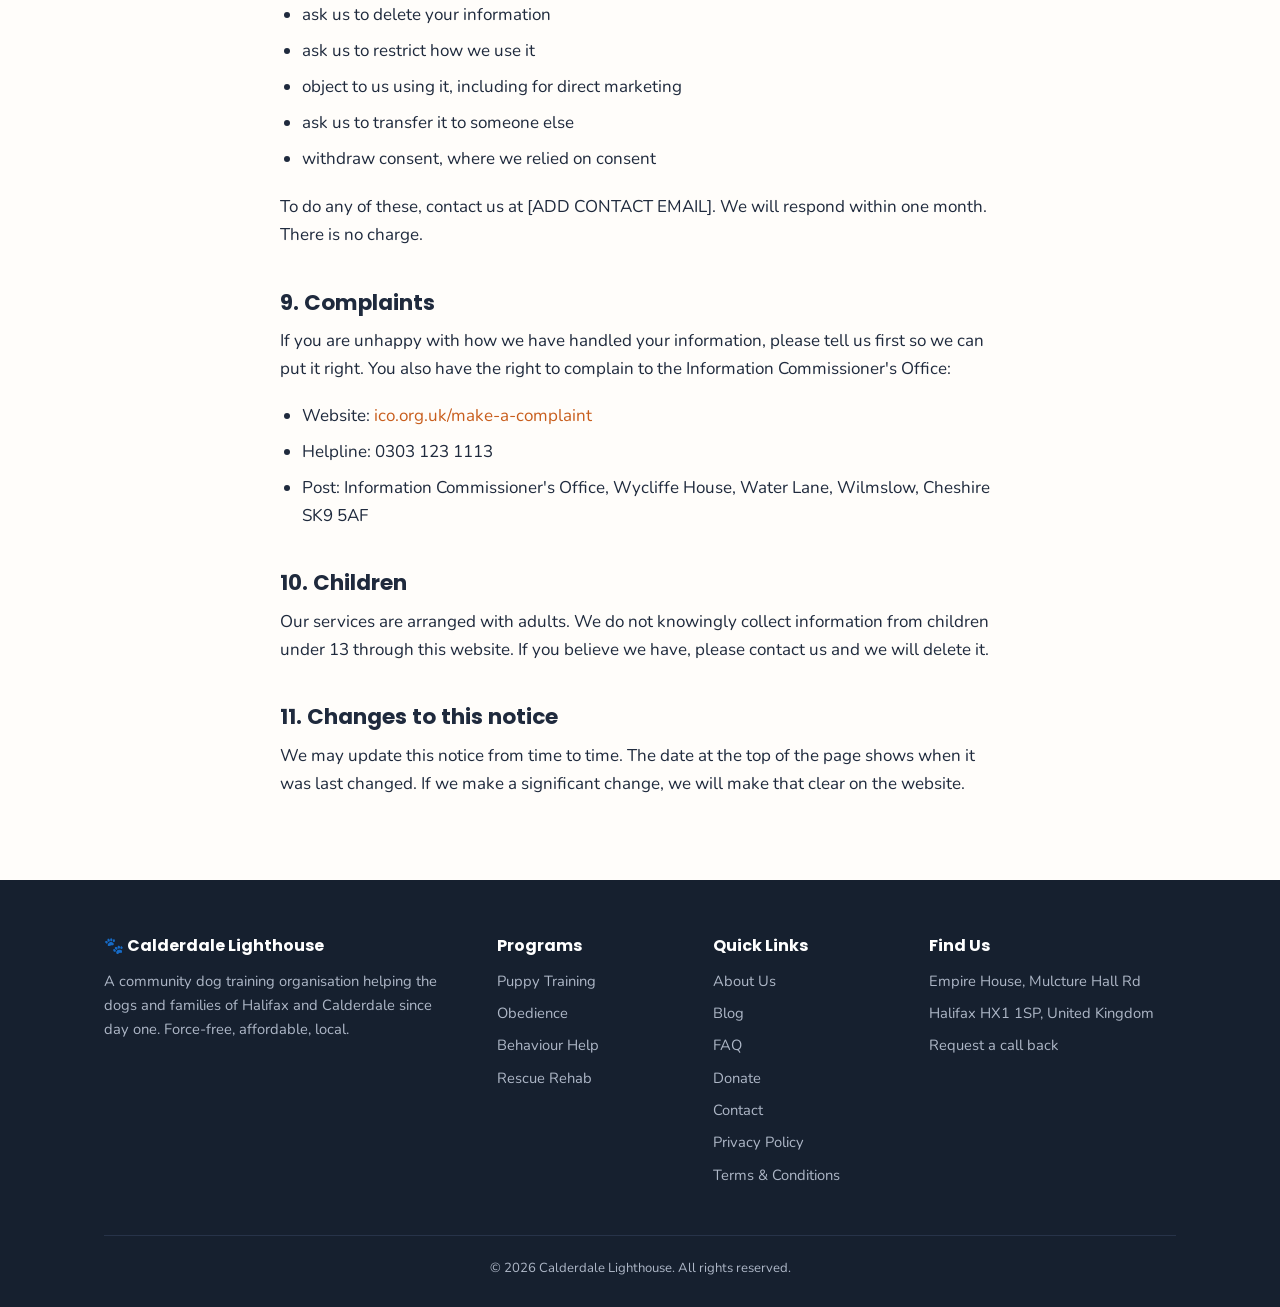
<file: privacy.html>
<!DOCTYPE html>
<html lang="en-GB">
<head>
  <meta charset="UTF-8" />
  <meta name="viewport" content="width=device-width, initial-scale=1.0" />
  <title>Privacy Policy | Calderdale Lighthouse</title>
  <meta name="description" content="How Calderdale Lighthouse collects, uses and protects your personal information under UK data protection law, and how to exercise your rights." />
  <link rel="canonical" href="/privacy" />
  <link rel="preconnect" href="https://fonts.googleapis.com" />
  <link rel="preconnect" href="https://fonts.gstatic.com" crossorigin />
  <link href="https://fonts.googleapis.com/css2?family=Poppins:wght@500;600;700&family=Nunito:wght@400;600;700;800&display=swap" rel="stylesheet" />
  <link rel="stylesheet" href="/styles.css" />
  <link rel="icon" href="data:image/svg+xml,<svg xmlns='http://www.w3.org/2000/svg' viewBox='0 0 100 100'><text y='.9em' font-size='90'>🐾</text></svg>" />
  <!-- Google tag (gtag.js) — Google Ads AW-356459871 -->
  <script async src="https://www.googletagmanager.com/gtag/js?id=AW-356459871"></script>
  <script>
    window.dataLayer = window.dataLayer || [];
    function gtag(){dataLayer.push(arguments);}
    gtag('js', new Date());

    gtag('config', 'AW-356459871');
  </script>
</head>
<body>

<header>
  <nav class="nav">
    <a href="/" class="logo"><span class="paw">🐾</span> Calderdale Lighthouse</a>
    <button class="nav-toggle" aria-label="Open menu" onclick="document.querySelector('.nav-links').classList.toggle('open')">☰</button>
    <ul class="nav-links">
      <li><a href="/">Home</a></li>
      <li><a href="/#programs">Programs</a></li>
      <li><a href="/#about">About Us</a></li>
      <li><a href="/blog">Blog</a></li>
      <li><a href="/#get-help" class="btn btn-outline" style="padding:10px 22px">Get Help</a></li>
      <li><a href="/donate" class="btn btn-primary">❤ Donate</a></li>
    </ul>
  </nav>
</header>

<div class="post-header">
  <div class="container container-narrow">
    <h1>Privacy Policy</h1>
    <p class="lead">What we do with your information, why, and how to get it changed or deleted.</p>
    <div class="post-meta" style="margin-top:14px">LAST UPDATED: 9 SEPTEMBER 2026</div>
  </div>
</div>

<div class="container container-narrow post-body legal-body">
    <div class="legal-note">
      <strong>Before this site runs adverts, the details marked <code>[ ]</code> below must be
      completed.</strong> A privacy notice without a working contact route does not meet UK GDPR,
      because people cannot exercise their rights.
    </div>

    <h2>1. Who we are</h2>
    <p>Calderdale Lighthouse is a community dog training organisation based at Empire House,
    Mulcture Hall Road, Halifax HX1 1SP, United Kingdom.</p>
    <p>We are the "data controller" for the personal information described in this notice. That
    means we decide why and how it is used.</p>
    <ul>
      <li><strong>Registered charity number:</strong> [ADD CHARITY NUMBER]</li>
      <li><strong>Contact email:</strong> [ADD CONTACT EMAIL]</li>
      <li><strong>Telephone:</strong> [ADD PHONE NUMBER]</li>
      <li><strong>ICO registration number:</strong> [ADD ICO NUMBER, IF REGISTERED]</li>
    </ul>

    <h2>2. What information we collect</h2>
    <p>When you complete the enquiry form on our website we collect:</p>
    <ul>
      <li>Your name</li>
      <li>Your telephone number</li>
      <li>Your email address</li>
      <li>Your dog's name and breed (optional)</li>
    </ul>
    <p>We do not ask for, and you should not send us, any special category data — for example
    information about your health. If you tell us something of that nature when we speak, we will
    only record what is necessary to help you and your dog safely.</p>
    <p>Our website also collects limited technical information automatically, such as your IP
    address, browser type and the pages you visit. This is described in section 7.</p>

    <h2>3. Why we use it, and our lawful basis</h2>
    <table class="legal-table">
      <thead><tr><th>What we do</th><th>Lawful basis under UK GDPR</th></tr></thead>
      <tbody>
        <tr><td>Contact you about your enquiry and arrange training</td><td>Legitimate interests — you asked us to get in touch</td></tr>
        <tr><td>Keep a record of the training we have provided</td><td>Legitimate interests — running the organisation properly</td></tr>
        <tr><td>Advertising and measuring our website (see section 7)</td><td>Consent</td></tr>
        <tr><td>Meeting legal and regulatory duties</td><td>Legal obligation</td></tr>
      </tbody>
    </table>
    <p>Where we rely on legitimate interests, we have considered whether it is fair to you. You
    asked us to contact you, so we think it is — but you can object at any time (see section 8).</p>

    <h2>4. We do not sell your information</h2>
    <p>We do not sell, rent or trade your personal information to anyone. We do not send marketing
    emails or texts unless you have separately asked us to.</p>

    <h2>5. Who else handles your information</h2>
    <p>We use a small number of service providers who process information on our behalf:</p>
    <ul>
      <li><strong>Tally</strong> (Tally BV, Belgium) — runs our enquiry form and stores submissions.</li>
      <li><strong>Vercel</strong> (Vercel Inc., United States) — hosts this website.</li>
      <li><strong>Google</strong> (Google Ireland Ltd / Google LLC) — advertising and measurement, and the fonts used on this site.</li>
    </ul>
    <p>Some of these providers are based outside the UK, or use servers outside it. Where personal
    information is transferred abroad, it is protected by UK adequacy regulations or by standard
    contractual clauses approved for use in the UK.</p>
    <p>We may also share information where the law requires it, or where it is necessary to protect
    someone from harm.</p>

    <h2>6. How long we keep it</h2>
    <ul>
      <li><strong>Enquiries that do not become training:</strong> up to 12 months, then deleted.</li>
      <li><strong>Records of training we have delivered:</strong> up to 6 years, so we can answer
      questions about our work and meet accounting and insurance requirements.</li>
      <li><strong>Website and advertising data:</strong> as set by the provider — Google Ads data is
      generally retained for up to 26 months.</li>
    </ul>

    <h2>7. Cookies and advertising</h2>
    <p>This website uses Google Ads tags. These place cookies or similar technologies on your device
    to measure whether an advert led to an enquiry, and to show our adverts to people who have
    visited the site before.</p>
    <p>Cookies used for advertising are <strong>not</strong> essential to the running of the site. Under
    the Privacy and Electronic Communications Regulations we must obtain your consent before setting
    them, and you can withdraw that consent at any time.</p>
    <div class="legal-note">
      <strong>[OUTSTANDING]</strong> A cookie consent banner has not yet been added to this site. Until
      it is, advertising cookies are set on arrival, which does not meet the standard described above.
      This must be resolved before advertising begins.
    </div>
    <p>You can also block or delete cookies in your browser settings, and opt out of personalised
    Google advertising at <a href="https://adssettings.google.com" rel="noopener">adssettings.google.com</a>.</p>

    <h2>8. Your rights</h2>
    <p>Under UK data protection law you have the right to:</p>
    <ul>
      <li>ask for a copy of the information we hold about you</li>
      <li>ask us to correct anything that is wrong</li>
      <li>ask us to delete your information</li>
      <li>ask us to restrict how we use it</li>
      <li>object to us using it, including for direct marketing</li>
      <li>ask us to transfer it to someone else</li>
      <li>withdraw consent, where we relied on consent</li>
    </ul>
    <p>To do any of these, contact us at [ADD CONTACT EMAIL]. We will respond within one month.
    There is no charge.</p>

    <h2>9. Complaints</h2>
    <p>If you are unhappy with how we have handled your information, please tell us first so we can
    put it right. You also have the right to complain to the Information Commissioner's Office:</p>
    <ul>
      <li>Website: <a href="https://ico.org.uk/make-a-complaint/" rel="noopener">ico.org.uk/make-a-complaint</a></li>
      <li>Helpline: 0303 123 1113</li>
      <li>Post: Information Commissioner's Office, Wycliffe House, Water Lane, Wilmslow, Cheshire SK9 5AF</li>
    </ul>

    <h2>10. Children</h2>
    <p>Our services are arranged with adults. We do not knowingly collect information from children
    under 13 through this website. If you believe we have, please contact us and we will delete it.</p>

    <h2>11. Changes to this notice</h2>
    <p>We may update this notice from time to time. The date at the top of the page shows when it was
    last changed. If we make a significant change, we will make that clear on the website.</p>
</div>

<!-- ============ FOOTER ============ -->
<footer class="site-footer">
  <div class="container">
    <div class="footer-grid">
      <div>
        <h4>🐾 Calderdale Lighthouse</h4>
        <p>A community dog training organisation helping the dogs and families of Halifax and Calderdale since day one. Force-free, affordable, local.</p>
      </div>
      <div>
        <h4>Programs</h4>
        <ul>
          <li><a href="/#programs">Puppy Training</a></li>
          <li><a href="/#programs">Obedience</a></li>
          <li><a href="/#programs">Behaviour Help</a></li>
          <li><a href="/#programs">Rescue Rehab</a></li>
        </ul>
      </div>
      <div>
        <h4>Quick Links</h4>
        <ul>
          <li><a href="/#about">About Us</a></li>
          <li><a href="/blog">Blog</a></li>
          <li><a href="/#faq">FAQ</a></li>
          <li><a href="/donate">Donate</a></li>
          <li><a href="/#get-help">Contact</a></li>
          <li><a href="/privacy">Privacy Policy</a></li>
          <li><a href="/terms">Terms &amp; Conditions</a></li>
        </ul>
      </div>
      <div>
        <h4>Find Us</h4>
        <ul>
          <li>Empire House, Mulcture Hall Rd</li>
          <li>Halifax HX1 1SP, United Kingdom</li>
          <li><a href="/#get-help">Request a call back</a></li>
        </ul>
      </div>
    </div>
    <div class="footer-bottom">
      © 2026 Calderdale Lighthouse. All rights reserved.
    </div>
  </div>
</footer>

</body>
</html>
</file>
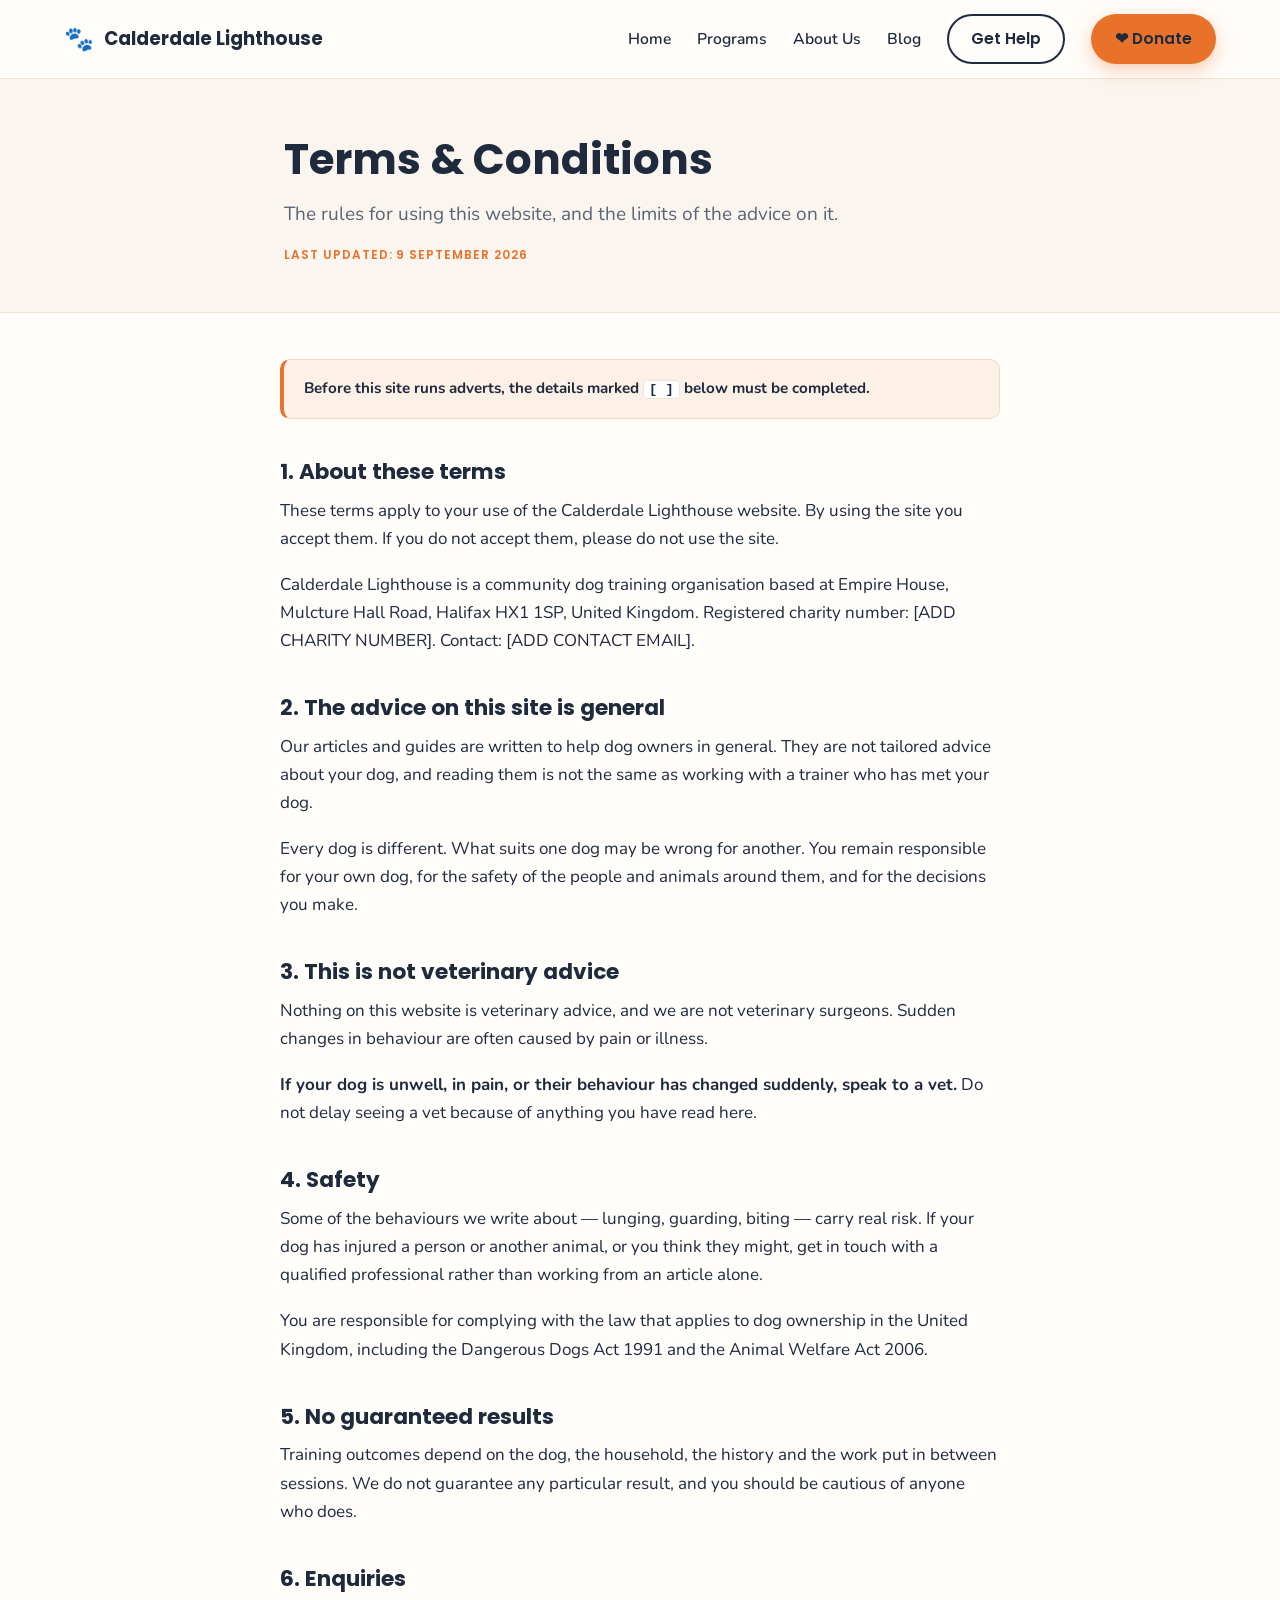
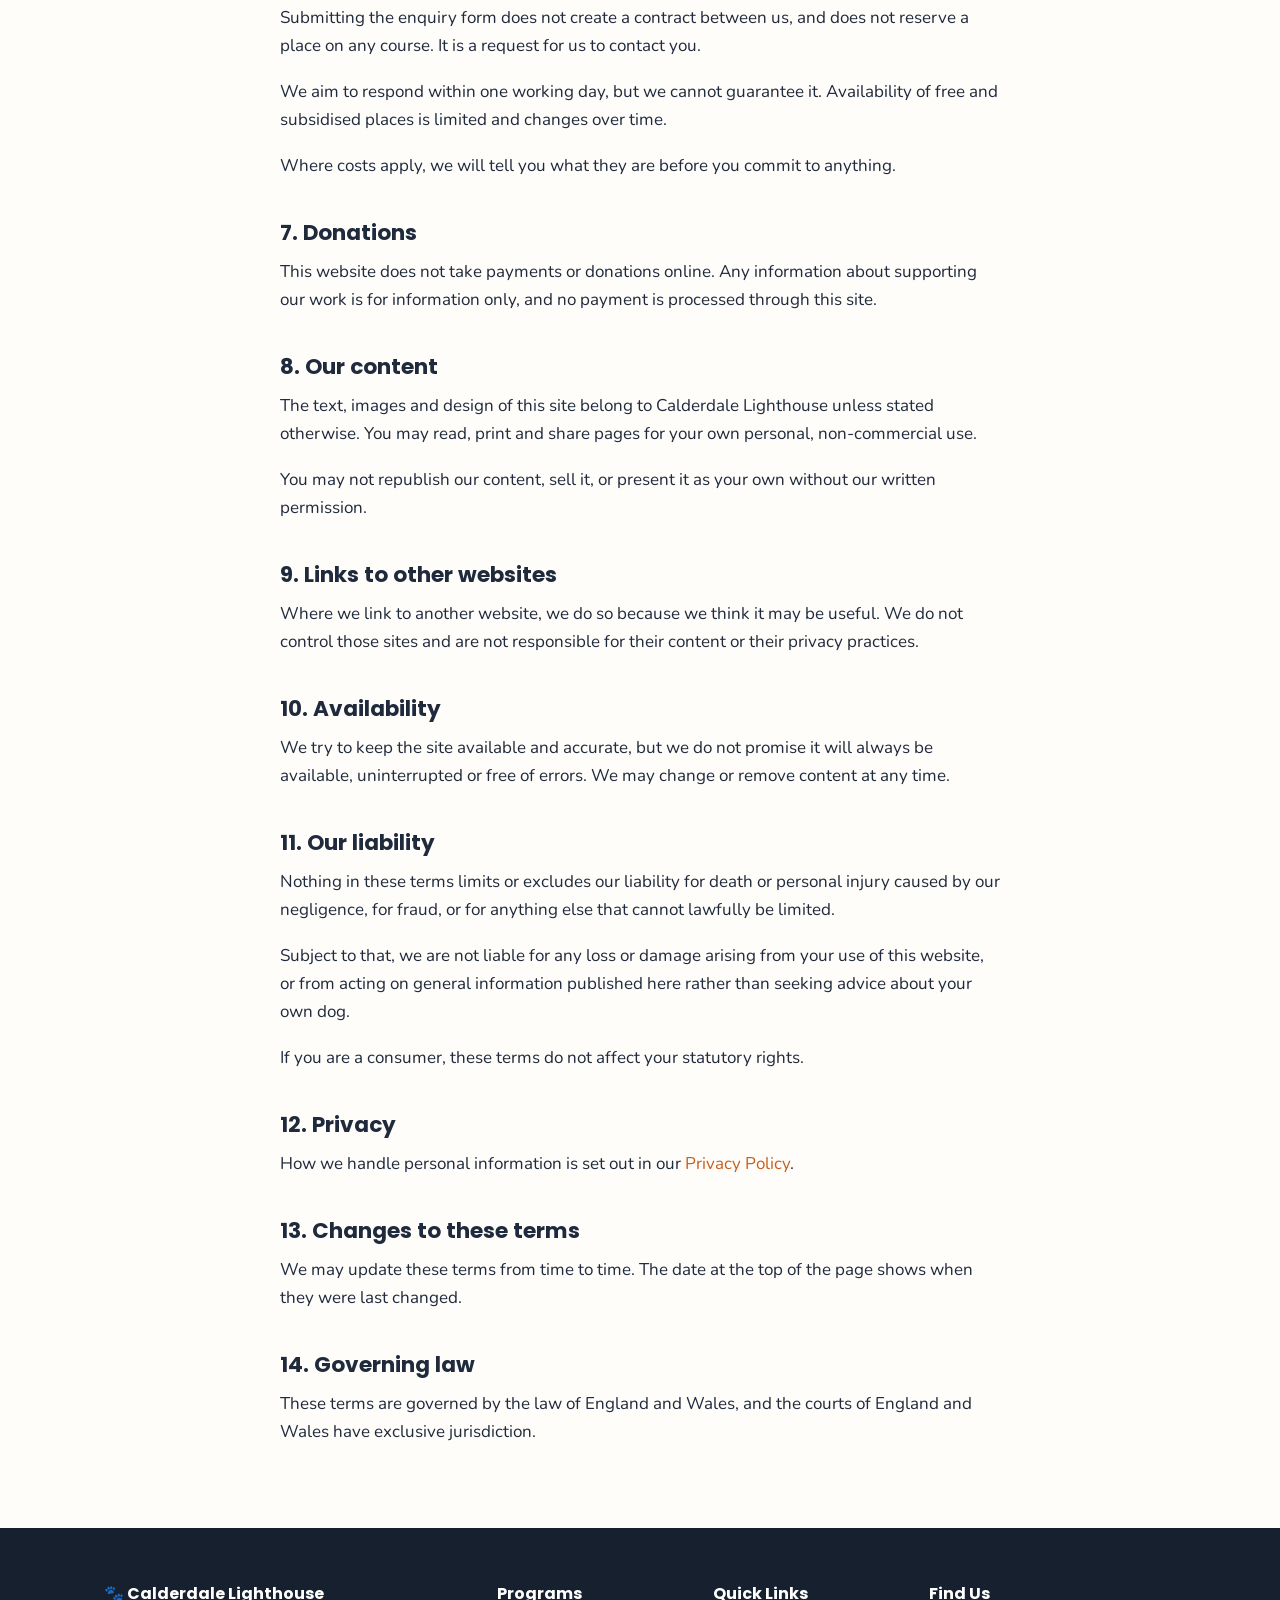
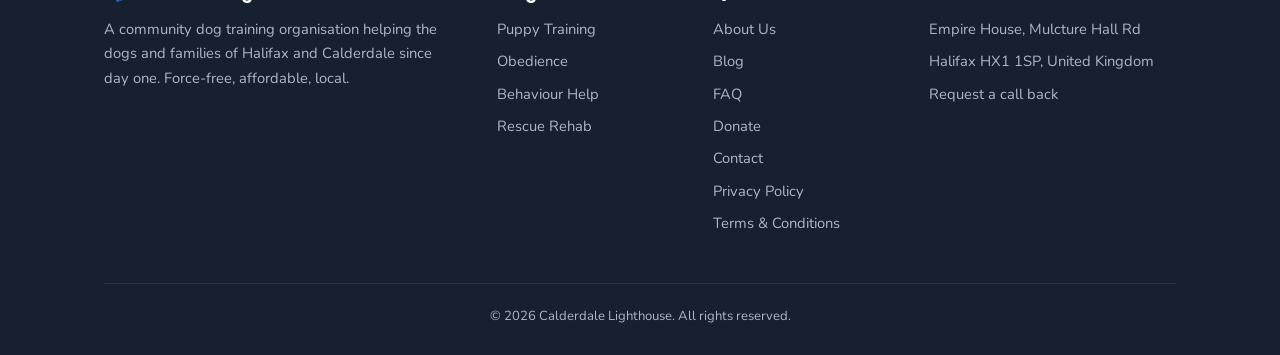
<file: terms.html>
<!DOCTYPE html>
<html lang="en-GB">
<head>
  <meta charset="UTF-8" />
  <meta name="viewport" content="width=device-width, initial-scale=1.0" />
  <title>Terms & Conditions | Calderdale Lighthouse</title>
  <meta name="description" content="The terms that apply to using the Calderdale Lighthouse website, including the limits of the general training advice we publish." />
  <link rel="canonical" href="/terms" />
  <link rel="preconnect" href="https://fonts.googleapis.com" />
  <link rel="preconnect" href="https://fonts.gstatic.com" crossorigin />
  <link href="https://fonts.googleapis.com/css2?family=Poppins:wght@500;600;700&family=Nunito:wght@400;600;700;800&display=swap" rel="stylesheet" />
  <link rel="stylesheet" href="/styles.css" />
  <link rel="icon" href="data:image/svg+xml,<svg xmlns='http://www.w3.org/2000/svg' viewBox='0 0 100 100'><text y='.9em' font-size='90'>🐾</text></svg>" />
  <!-- Google tag (gtag.js) — Google Ads AW-356459871 -->
  <script async src="https://www.googletagmanager.com/gtag/js?id=AW-356459871"></script>
  <script>
    window.dataLayer = window.dataLayer || [];
    function gtag(){dataLayer.push(arguments);}
    gtag('js', new Date());

    gtag('config', 'AW-356459871');
  </script>
</head>
<body>

<header>
  <nav class="nav">
    <a href="/" class="logo"><span class="paw">🐾</span> Calderdale Lighthouse</a>
    <button class="nav-toggle" aria-label="Open menu" onclick="document.querySelector('.nav-links').classList.toggle('open')">☰</button>
    <ul class="nav-links">
      <li><a href="/">Home</a></li>
      <li><a href="/#programs">Programs</a></li>
      <li><a href="/#about">About Us</a></li>
      <li><a href="/blog">Blog</a></li>
      <li><a href="/#get-help" class="btn btn-outline" style="padding:10px 22px">Get Help</a></li>
      <li><a href="/donate" class="btn btn-primary">❤ Donate</a></li>
    </ul>
  </nav>
</header>

<div class="post-header">
  <div class="container container-narrow">
    <h1>Terms & Conditions</h1>
    <p class="lead">The rules for using this website, and the limits of the advice on it.</p>
    <div class="post-meta" style="margin-top:14px">LAST UPDATED: 9 SEPTEMBER 2026</div>
  </div>
</div>

<div class="container container-narrow post-body legal-body">
    <div class="legal-note">
      <strong>Before this site runs adverts, the details marked <code>[ ]</code> below must be
      completed.</strong>
    </div>

    <h2>1. About these terms</h2>
    <p>These terms apply to your use of the Calderdale Lighthouse website. By using the site you
    accept them. If you do not accept them, please do not use the site.</p>
    <p>Calderdale Lighthouse is a community dog training organisation based at Empire House,
    Mulcture Hall Road, Halifax HX1 1SP, United Kingdom. Registered charity number:
    [ADD CHARITY NUMBER]. Contact: [ADD CONTACT EMAIL].</p>

    <h2>2. The advice on this site is general</h2>
    <p>Our articles and guides are written to help dog owners in general. They are not tailored
    advice about your dog, and reading them is not the same as working with a trainer who has met
    your dog.</p>
    <p>Every dog is different. What suits one dog may be wrong for another. You remain responsible
    for your own dog, for the safety of the people and animals around them, and for the decisions
    you make.</p>

    <h2>3. This is not veterinary advice</h2>
    <p>Nothing on this website is veterinary advice, and we are not veterinary surgeons. Sudden
    changes in behaviour are often caused by pain or illness.</p>
    <p><strong>If your dog is unwell, in pain, or their behaviour has changed suddenly, speak to a
    vet.</strong> Do not delay seeing a vet because of anything you have read here.</p>

    <h2>4. Safety</h2>
    <p>Some of the behaviours we write about — lunging, guarding, biting — carry real risk. If your
    dog has injured a person or another animal, or you think they might, get in touch with a
    qualified professional rather than working from an article alone.</p>
    <p>You are responsible for complying with the law that applies to dog ownership in the United
    Kingdom, including the Dangerous Dogs Act 1991 and the Animal Welfare Act 2006.</p>

    <h2>5. No guaranteed results</h2>
    <p>Training outcomes depend on the dog, the household, the history and the work put in between
    sessions. We do not guarantee any particular result, and you should be cautious of anyone who
    does.</p>

    <h2>6. Enquiries</h2>
    <p>Submitting the enquiry form does not create a contract between us, and does not reserve a
    place on any course. It is a request for us to contact you.</p>
    <p>We aim to respond within one working day, but we cannot guarantee it. Availability of free
    and subsidised places is limited and changes over time.</p>
    <p>Where costs apply, we will tell you what they are before you commit to anything.</p>

    <h2>7. Donations</h2>
    <p>This website does not take payments or donations online. Any information about supporting our
    work is for information only, and no payment is processed through this site.</p>

    <h2>8. Our content</h2>
    <p>The text, images and design of this site belong to Calderdale Lighthouse unless stated
    otherwise. You may read, print and share pages for your own personal, non-commercial use.</p>
    <p>You may not republish our content, sell it, or present it as your own without our written
    permission.</p>

    <h2>9. Links to other websites</h2>
    <p>Where we link to another website, we do so because we think it may be useful. We do not
    control those sites and are not responsible for their content or their privacy practices.</p>

    <h2>10. Availability</h2>
    <p>We try to keep the site available and accurate, but we do not promise it will always be
    available, uninterrupted or free of errors. We may change or remove content at any time.</p>

    <h2>11. Our liability</h2>
    <p>Nothing in these terms limits or excludes our liability for death or personal injury caused by
    our negligence, for fraud, or for anything else that cannot lawfully be limited.</p>
    <p>Subject to that, we are not liable for any loss or damage arising from your use of this
    website, or from acting on general information published here rather than seeking advice about
    your own dog.</p>
    <p>If you are a consumer, these terms do not affect your statutory rights.</p>

    <h2>12. Privacy</h2>
    <p>How we handle personal information is set out in our <a href="/privacy">Privacy Policy</a>.</p>

    <h2>13. Changes to these terms</h2>
    <p>We may update these terms from time to time. The date at the top of the page shows when they
    were last changed.</p>

    <h2>14. Governing law</h2>
    <p>These terms are governed by the law of England and Wales, and the courts of England and Wales
    have exclusive jurisdiction.</p>
</div>

<!-- ============ FOOTER ============ -->
<footer class="site-footer">
  <div class="container">
    <div class="footer-grid">
      <div>
        <h4>🐾 Calderdale Lighthouse</h4>
        <p>A community dog training organisation helping the dogs and families of Halifax and Calderdale since day one. Force-free, affordable, local.</p>
      </div>
      <div>
        <h4>Programs</h4>
        <ul>
          <li><a href="/#programs">Puppy Training</a></li>
          <li><a href="/#programs">Obedience</a></li>
          <li><a href="/#programs">Behaviour Help</a></li>
          <li><a href="/#programs">Rescue Rehab</a></li>
        </ul>
      </div>
      <div>
        <h4>Quick Links</h4>
        <ul>
          <li><a href="/#about">About Us</a></li>
          <li><a href="/blog">Blog</a></li>
          <li><a href="/#faq">FAQ</a></li>
          <li><a href="/donate">Donate</a></li>
          <li><a href="/#get-help">Contact</a></li>
          <li><a href="/privacy">Privacy Policy</a></li>
          <li><a href="/terms">Terms &amp; Conditions</a></li>
        </ul>
      </div>
      <div>
        <h4>Find Us</h4>
        <ul>
          <li>Empire House, Mulcture Hall Rd</li>
          <li>Halifax HX1 1SP, United Kingdom</li>
          <li><a href="/#get-help">Request a call back</a></li>
        </ul>
      </div>
    </div>
    <div class="footer-bottom">
      © 2026 Calderdale Lighthouse. All rights reserved.
    </div>
  </div>
</footer>

</body>
</html>
</file>
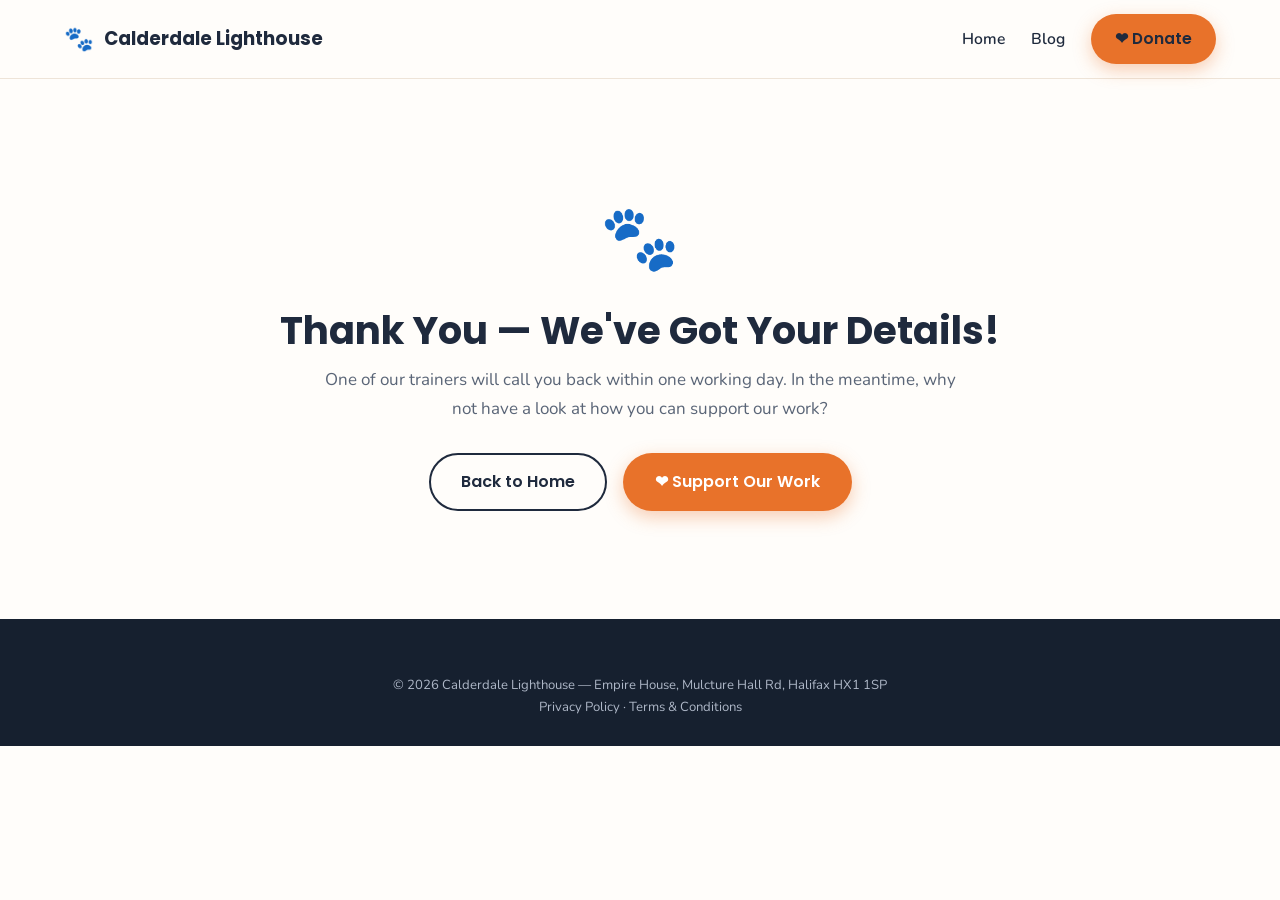
<file: thanks.html>
<!DOCTYPE html>
<html lang="en-GB">
<head>
  <meta charset="UTF-8" />
  <meta name="viewport" content="width=device-width, initial-scale=1.0" />
  <title>Thank You | Calderdale Lighthouse</title>
  <meta name="robots" content="noindex" />
  <link rel="preconnect" href="https://fonts.googleapis.com" />
  <link rel="preconnect" href="https://fonts.gstatic.com" crossorigin />
  <link href="https://fonts.googleapis.com/css2?family=Poppins:wght@500;600;700&family=Nunito:wght@400;600;700;800&display=swap" rel="stylesheet" />
  <link rel="stylesheet" href="styles.css" />
  <link rel="icon" href="data:image/svg+xml,<svg xmlns='http://www.w3.org/2000/svg' viewBox='0 0 100 100'><text y='.9em' font-size='90'>🐾</text></svg>" />
  <!-- Google tag (gtag.js) — Google Ads AW-356459871 -->
  <script async src="https://www.googletagmanager.com/gtag/js?id=AW-356459871"></script>
  <script>
    window.dataLayer = window.dataLayer || [];
    function gtag(){dataLayer.push(arguments);}
    gtag('js', new Date());

    gtag('config', 'AW-356459871');
  </script>

  <!--
    CONVERSION EVENT — NOT ACTIVE YET.

    The tag above only tracks page views. It does NOT record a conversion on its own.
    To count leads in Google Ads:
      1. Google Ads -> Goals -> Conversions -> New conversion action -> Website
      2. Create one for the lead (e.g. "Training enquiry"), choose "Page load" on
         https://ngo-website-murex.vercel.app/thanks
      3. Google gives you a send_to value like AW-356459871/AbC-D_efGhIjK
      4. Paste it below, uncomment the block, and push.

    ALSO REQUIRED: Tally -> form dWe58A -> Settings -> Redirect on completion must be
    https://ngo-website-murex.vercel.app/thanks
    If it points anywhere else, nobody ever reaches this page and the conversion never fires.

  <script>
    gtag('event', 'conversion', {
      'send_to': 'AW-356459871/REPLACE_WITH_CONVERSION_LABEL'
    });
  </script>
  -->
</head>
<body>

<header>
  <nav class="nav">
    <a href="index.html" class="logo"><span class="paw">🐾</span> Calderdale Lighthouse</a>
    <ul class="nav-links">
      <li><a href="index.html">Home</a></li>
      <li><a href="/blog">Blog</a></li>
      <li><a href="donate.html" class="btn btn-primary">❤ Donate</a></li>
    </ul>
  </nav>
</header>

<section style="min-height:60vh; display:grid; place-items:center; text-align:center">
  <div class="container">
    <div style="font-size:4rem; margin-bottom:16px">🐾</div>
    <h1 class="section-title">Thank You — We've Got Your Details!</h1>
    <p class="section-sub" style="margin:0 auto 30px">One of our trainers will call you back within one working day. In the meantime, why not have a look at how you can support our work?</p>
    <a href="index.html" class="btn btn-outline" style="margin-right:12px">Back to Home</a>
    <a href="donate.html" class="btn btn-primary">❤ Support Our Work</a>
  </div>
</section>

<footer class="site-footer">
  <div class="container">
    <div class="footer-bottom" style="border:none; padding-top:0">
      © 2026 Calderdale Lighthouse — Empire House, Mulcture Hall Rd, Halifax HX1 1SP<br />
      <a href="/privacy" style="color:#aeb7c7">Privacy Policy</a> ·
      <a href="/terms" style="color:#aeb7c7">Terms &amp; Conditions</a>
    </div>
  </div>
</footer>

</body>
</html>
</file>
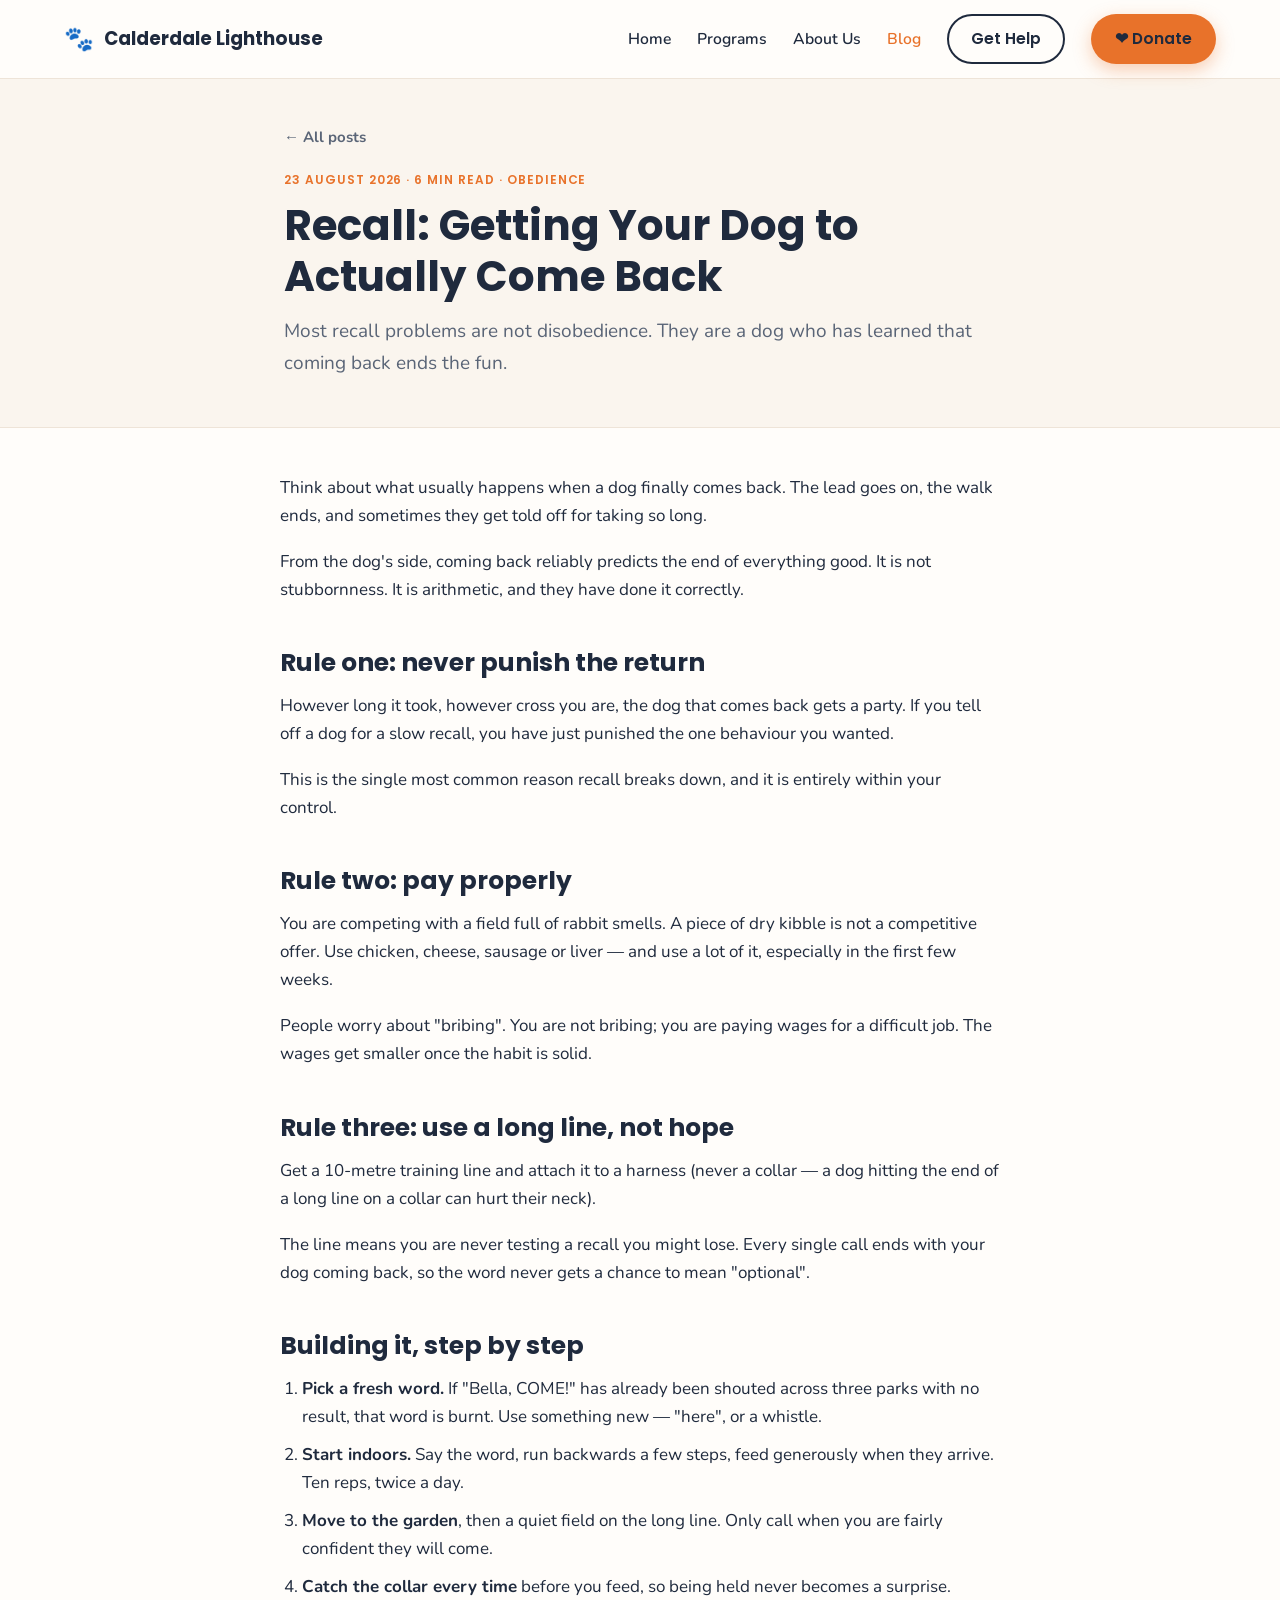
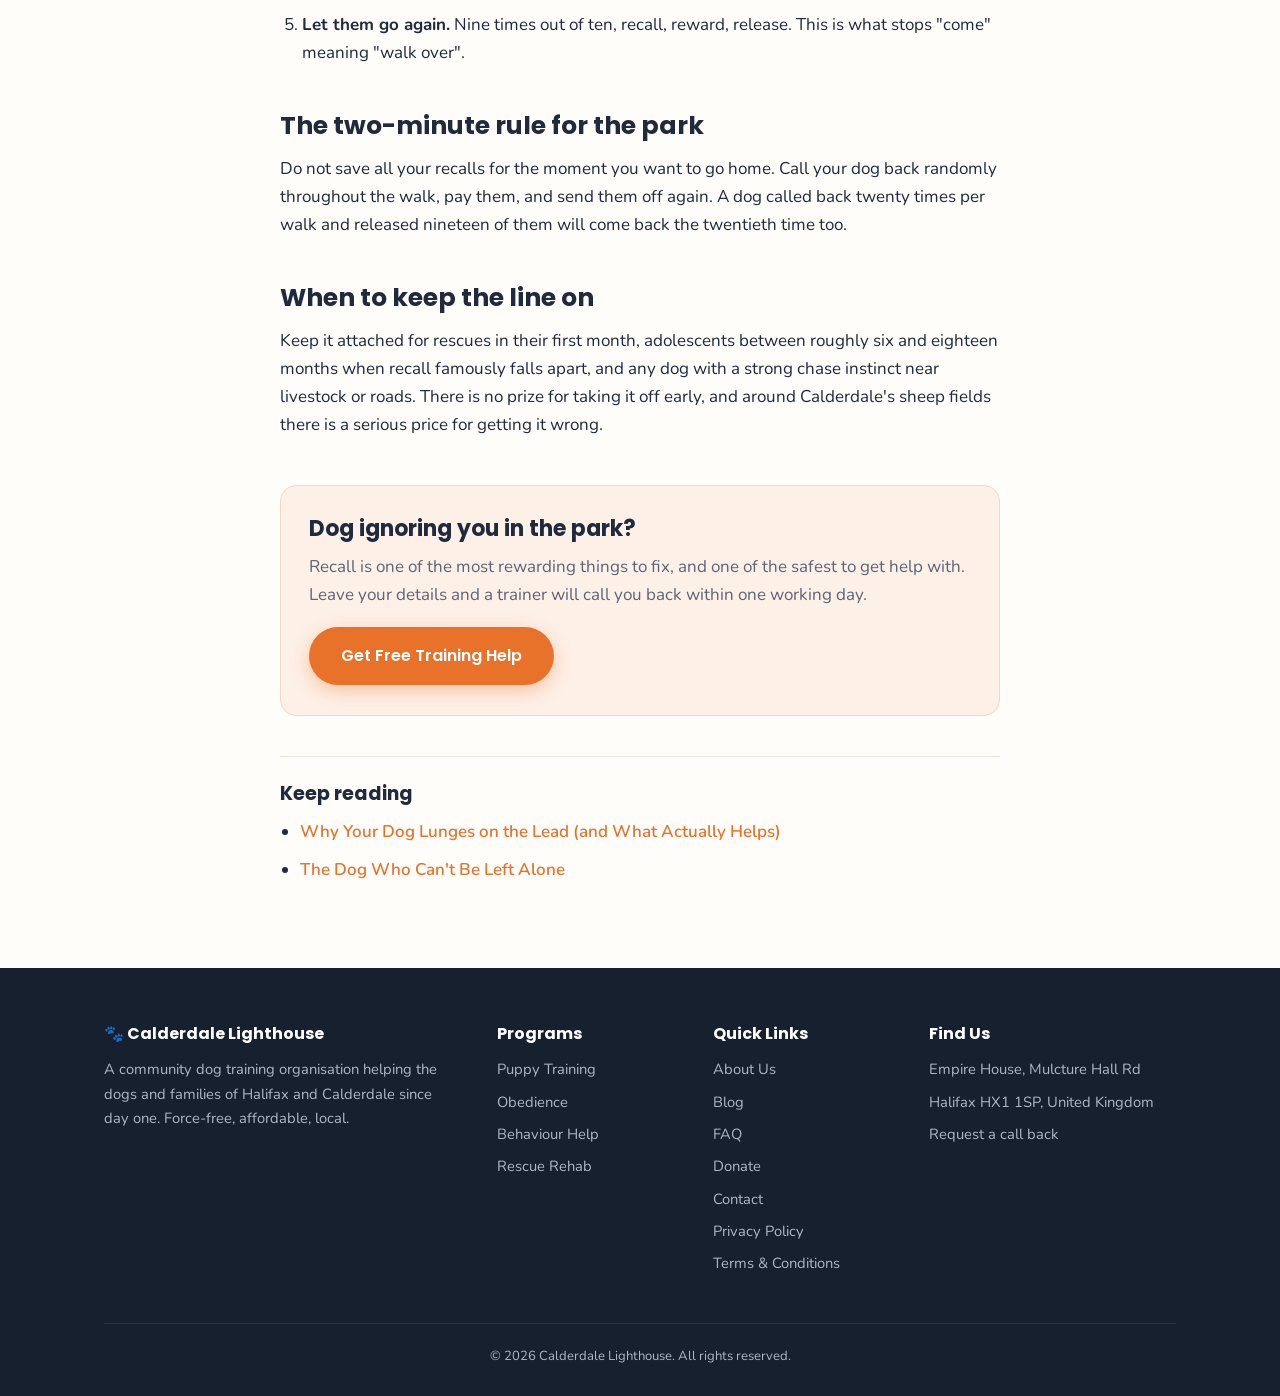
<file: blog/dog-recall-training.html>
<!DOCTYPE html>
<html lang="en-GB">
<head>
  <meta charset="UTF-8" />
  <meta name="viewport" content="width=device-width, initial-scale=1.0" />
  <title>Recall: Getting Your Dog to Actually Come Back | Calderdale Lighthouse</title>
  <meta name="description" content="How to build a reliable recall with a long line, high-value rewards and no telling off — plus the one mistake that destroys recall in most dogs. Calderdale Lighthouse." />
  <link rel="canonical" href="/blog/dog-recall-training" />
  <link rel="preconnect" href="https://fonts.googleapis.com" />
  <link rel="preconnect" href="https://fonts.gstatic.com" crossorigin />
  <link href="https://fonts.googleapis.com/css2?family=Poppins:wght@500;600;700&family=Nunito:wght@400;600;700;800&display=swap" rel="stylesheet" />
  <link rel="stylesheet" href="/styles.css" />
  <link rel="icon" href="data:image/svg+xml,<svg xmlns='http://www.w3.org/2000/svg' viewBox='0 0 100 100'><text y='.9em' font-size='90'>🐾</text></svg>" />
  <!-- Google tag (gtag.js) — Google Ads AW-356459871 -->
  <script async src="https://www.googletagmanager.com/gtag/js?id=AW-356459871"></script>
  <script>
    window.dataLayer = window.dataLayer || [];
    function gtag(){dataLayer.push(arguments);}
    gtag('js', new Date());

    gtag('config', 'AW-356459871');
  </script>
</head>
<body>

<header>
  <nav class="nav">
    <a href="/" class="logo"><span class="paw">🐾</span> Calderdale Lighthouse</a>
    <button class="nav-toggle" aria-label="Open menu" onclick="document.querySelector('.nav-links').classList.toggle('open')">☰</button>
    <ul class="nav-links">
      <li><a href="/">Home</a></li>
      <li><a href="/#programs">Programs</a></li>
      <li><a href="/#about">About Us</a></li>
      <li><a href="/blog" class="is-current">Blog</a></li>
      <li><a href="/#get-help" class="btn btn-outline" style="padding:10px 22px">Get Help</a></li>
      <li><a href="/donate" class="btn btn-primary">❤ Donate</a></li>
    </ul>
  </nav>
</header>

<article>
  <div class="post-header">
    <div class="container container-narrow">
      <a class="crumb" href="/blog">← All posts</a>
      <div class="post-meta">23 AUGUST 2026 · 6 MIN READ · OBEDIENCE</div>
      <h1>Recall: Getting Your Dog to Actually Come Back</h1>
      <p class="lead">Most recall problems are not disobedience. They are a dog who has learned that coming back ends the fun.</p>
    </div>
  </div>

  <div class="container container-narrow post-body">
    <p>Think about what usually happens when a dog finally comes back. The lead goes on, the walk ends, and sometimes they get told off for taking so long.</p>

    <p>From the dog's side, coming back reliably predicts the end of everything good. It is not stubbornness. It is arithmetic, and they have done it correctly.</p>

    <h2>Rule one: never punish the return</h2>
    <p>However long it took, however cross you are, the dog that comes back gets a party. If you tell off a dog for a slow recall, you have just punished the one behaviour you wanted.</p>
    <p>This is the single most common reason recall breaks down, and it is entirely within your control.</p>

    <h2>Rule two: pay properly</h2>
    <p>You are competing with a field full of rabbit smells. A piece of dry kibble is not a competitive offer. Use chicken, cheese, sausage or liver — and use a lot of it, especially in the first few weeks.</p>
    <p>People worry about "bribing". You are not bribing; you are paying wages for a difficult job. The wages get smaller once the habit is solid.</p>

    <h2>Rule three: use a long line, not hope</h2>
    <p>Get a 10-metre training line and attach it to a harness (never a collar — a dog hitting the end of a long line on a collar can hurt their neck).</p>
    <p>The line means you are never testing a recall you might lose. Every single call ends with your dog coming back, so the word never gets a chance to mean "optional".</p>

    <h2>Building it, step by step</h2>
    <ol>
      <li><strong>Pick a fresh word.</strong> If "Bella, COME!" has already been shouted across three parks with no result, that word is burnt. Use something new — "here", or a whistle.</li>
      <li><strong>Start indoors.</strong> Say the word, run backwards a few steps, feed generously when they arrive. Ten reps, twice a day.</li>
      <li><strong>Move to the garden</strong>, then a quiet field on the long line. Only call when you are fairly confident they will come.</li>
      <li><strong>Catch the collar every time</strong> before you feed, so being held never becomes a surprise.</li>
      <li><strong>Let them go again.</strong> Nine times out of ten, recall, reward, release. This is what stops "come" meaning "walk over".</li>
    </ol>

    <h2>The two-minute rule for the park</h2>
    <p>Do not save all your recalls for the moment you want to go home. Call your dog back randomly throughout the walk, pay them, and send them off again. A dog called back twenty times per walk and released nineteen of them will come back the twentieth time too.</p>

    <h2>When to keep the line on</h2>
    <p>Keep it attached for rescues in their first month, adolescents between roughly six and eighteen months when recall famously falls apart, and any dog with a strong chase instinct near livestock or roads. There is no prize for taking it off early, and around Calderdale's sheep fields there is a serious price for getting it wrong.</p>

    <div class="post-cta">
      <h3>Dog ignoring you in the park?</h3>
      <p>Recall is one of the most rewarding things to fix, and one of the safest to get help with. Leave your details and a trainer will call you back within one working day.</p>
      <a href="/#get-help" class="btn btn-primary">Get Free Training Help</a>
    </div>

    <div class="post-more">
      <h3>Keep reading</h3>
      <ul>
        <li><a href="/blog/reactive-dog-on-lead">Why Your Dog Lunges on the Lead (and What Actually Helps)</a></li>
        <li><a href="/blog/dog-separation-anxiety">The Dog Who Can't Be Left Alone</a></li>
      </ul>
    </div>
  </div>
</article>

<!-- ============ FOOTER ============ -->
<footer class="site-footer">
  <div class="container">
    <div class="footer-grid">
      <div>
        <h4>🐾 Calderdale Lighthouse</h4>
        <p>A community dog training organisation helping the dogs and families of Halifax and Calderdale since day one. Force-free, affordable, local.</p>
      </div>
      <div>
        <h4>Programs</h4>
        <ul>
          <li><a href="/#programs">Puppy Training</a></li>
          <li><a href="/#programs">Obedience</a></li>
          <li><a href="/#programs">Behaviour Help</a></li>
          <li><a href="/#programs">Rescue Rehab</a></li>
        </ul>
      </div>
      <div>
        <h4>Quick Links</h4>
        <ul>
          <li><a href="/#about">About Us</a></li>
          <li><a href="/blog">Blog</a></li>
          <li><a href="/#faq">FAQ</a></li>
          <li><a href="/donate">Donate</a></li>
          <li><a href="/#get-help">Contact</a></li>
          <li><a href="/privacy">Privacy Policy</a></li>
          <li><a href="/terms">Terms &amp; Conditions</a></li>
        </ul>
      </div>
      <div>
        <h4>Find Us</h4>
        <ul>
          <li>Empire House, Mulcture Hall Rd</li>
          <li>Halifax HX1 1SP, United Kingdom</li>
          <li><a href="/#get-help">Request a call back</a></li>
        </ul>
      </div>
    </div>
    <div class="footer-bottom">
      © 2026 Calderdale Lighthouse. All rights reserved.
    </div>
  </div>
</footer>

</body>
</html>
</file>
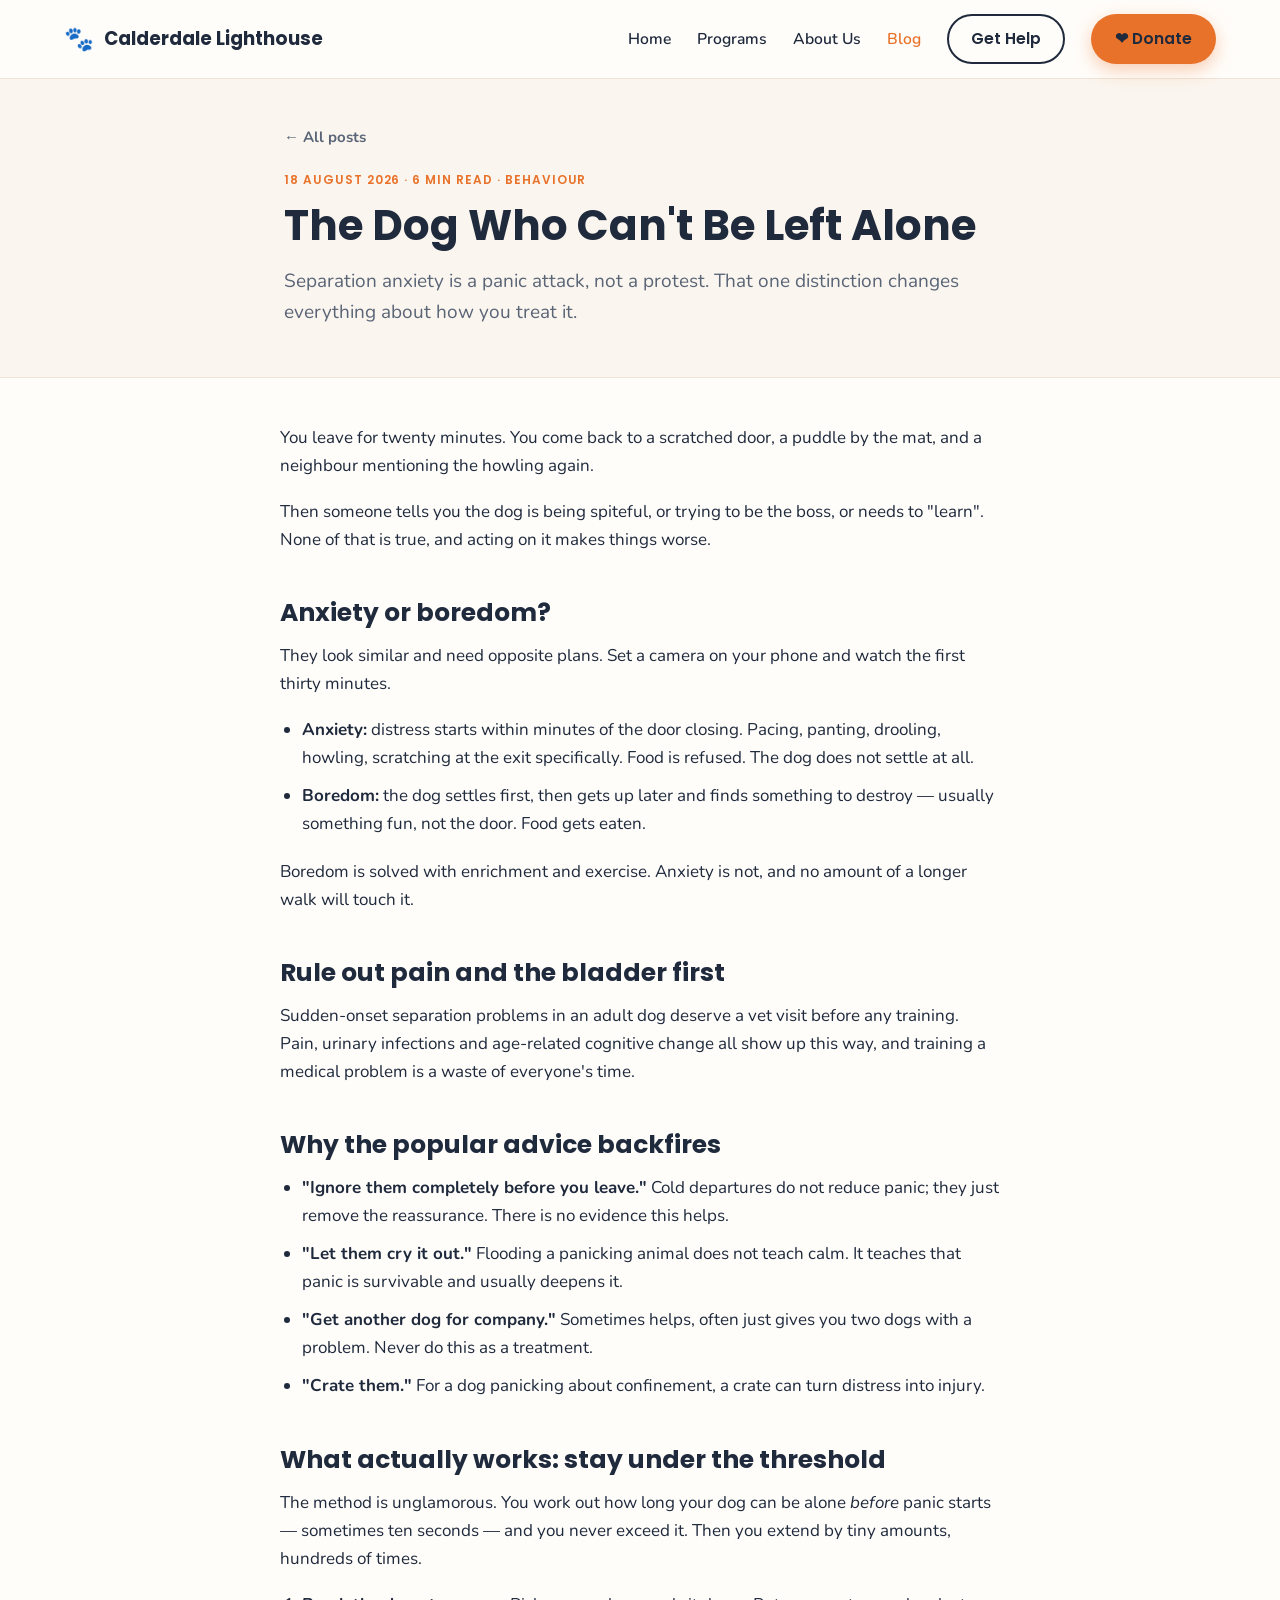
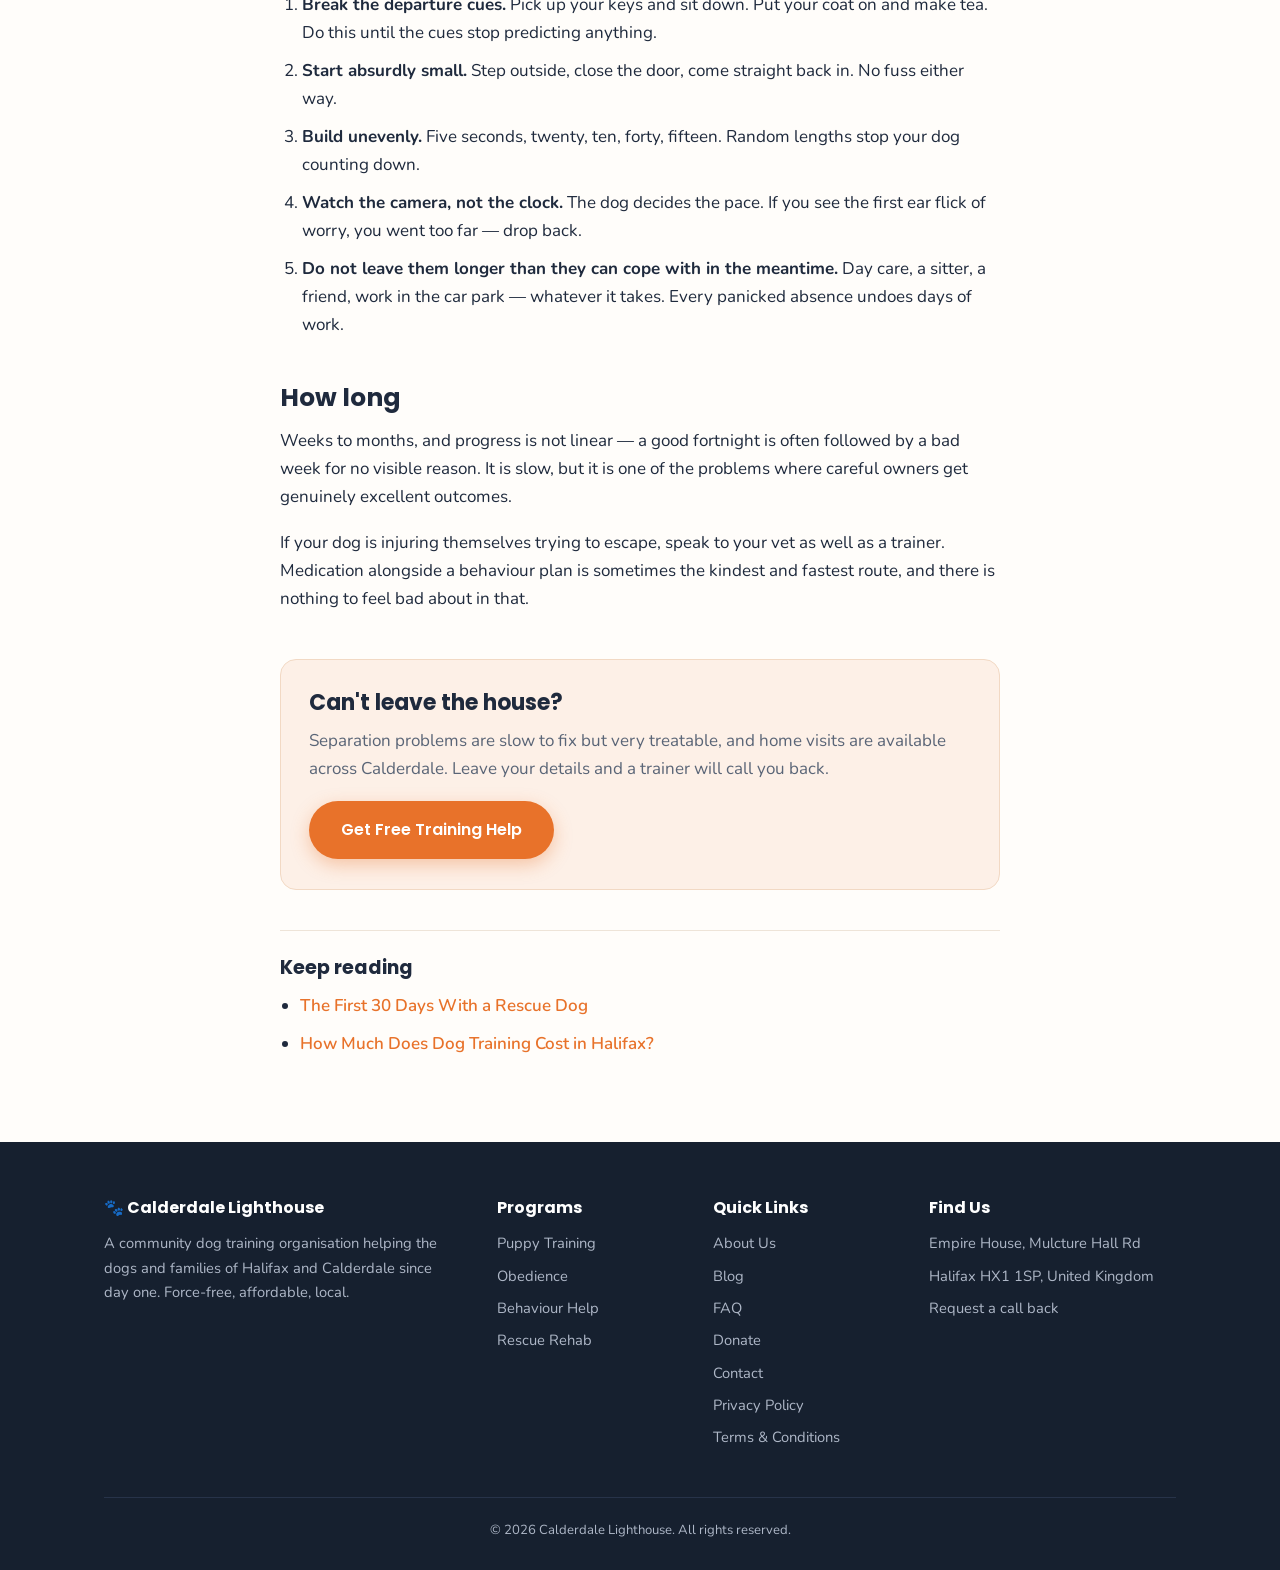
<file: blog/dog-separation-anxiety.html>
<!DOCTYPE html>
<html lang="en-GB">
<head>
  <meta charset="UTF-8" />
  <meta name="viewport" content="width=device-width, initial-scale=1.0" />
  <title>The Dog Who Can't Be Left Alone | Calderdale Lighthouse</title>
  <meta name="description" content="Separation anxiety explained without the myths — how to tell it apart from boredom, why the usual advice backfires, and the slow method that actually works." />
  <link rel="canonical" href="/blog/dog-separation-anxiety" />
  <link rel="preconnect" href="https://fonts.googleapis.com" />
  <link rel="preconnect" href="https://fonts.gstatic.com" crossorigin />
  <link href="https://fonts.googleapis.com/css2?family=Poppins:wght@500;600;700&family=Nunito:wght@400;600;700;800&display=swap" rel="stylesheet" />
  <link rel="stylesheet" href="/styles.css" />
  <link rel="icon" href="data:image/svg+xml,<svg xmlns='http://www.w3.org/2000/svg' viewBox='0 0 100 100'><text y='.9em' font-size='90'>🐾</text></svg>" />
  <!-- Google tag (gtag.js) — Google Ads AW-356459871 -->
  <script async src="https://www.googletagmanager.com/gtag/js?id=AW-356459871"></script>
  <script>
    window.dataLayer = window.dataLayer || [];
    function gtag(){dataLayer.push(arguments);}
    gtag('js', new Date());

    gtag('config', 'AW-356459871');
  </script>
</head>
<body>

<header>
  <nav class="nav">
    <a href="/" class="logo"><span class="paw">🐾</span> Calderdale Lighthouse</a>
    <button class="nav-toggle" aria-label="Open menu" onclick="document.querySelector('.nav-links').classList.toggle('open')">☰</button>
    <ul class="nav-links">
      <li><a href="/">Home</a></li>
      <li><a href="/#programs">Programs</a></li>
      <li><a href="/#about">About Us</a></li>
      <li><a href="/blog" class="is-current">Blog</a></li>
      <li><a href="/#get-help" class="btn btn-outline" style="padding:10px 22px">Get Help</a></li>
      <li><a href="/donate" class="btn btn-primary">❤ Donate</a></li>
    </ul>
  </nav>
</header>

<article>
  <div class="post-header">
    <div class="container container-narrow">
      <a class="crumb" href="/blog">← All posts</a>
      <div class="post-meta">18 AUGUST 2026 · 6 MIN READ · BEHAVIOUR</div>
      <h1>The Dog Who Can't Be Left Alone</h1>
      <p class="lead">Separation anxiety is a panic attack, not a protest. That one distinction changes everything about how you treat it.</p>
    </div>
  </div>

  <div class="container container-narrow post-body">
    <p>You leave for twenty minutes. You come back to a scratched door, a puddle by the mat, and a neighbour mentioning the howling again.</p>

    <p>Then someone tells you the dog is being spiteful, or trying to be the boss, or needs to "learn". None of that is true, and acting on it makes things worse.</p>

    <h2>Anxiety or boredom?</h2>
    <p>They look similar and need opposite plans. Set a camera on your phone and watch the first thirty minutes.</p>
    <ul>
      <li><strong>Anxiety:</strong> distress starts within minutes of the door closing. Pacing, panting, drooling, howling, scratching at the exit specifically. Food is refused. The dog does not settle at all.</li>
      <li><strong>Boredom:</strong> the dog settles first, then gets up later and finds something to destroy — usually something fun, not the door. Food gets eaten.</li>
    </ul>
    <p>Boredom is solved with enrichment and exercise. Anxiety is not, and no amount of a longer walk will touch it.</p>

    <h2>Rule out pain and the bladder first</h2>
    <p>Sudden-onset separation problems in an adult dog deserve a vet visit before any training. Pain, urinary infections and age-related cognitive change all show up this way, and training a medical problem is a waste of everyone's time.</p>

    <h2>Why the popular advice backfires</h2>
    <ul>
      <li><strong>"Ignore them completely before you leave."</strong> Cold departures do not reduce panic; they just remove the reassurance. There is no evidence this helps.</li>
      <li><strong>"Let them cry it out."</strong> Flooding a panicking animal does not teach calm. It teaches that panic is survivable and usually deepens it.</li>
      <li><strong>"Get another dog for company."</strong> Sometimes helps, often just gives you two dogs with a problem. Never do this as a treatment.</li>
      <li><strong>"Crate them."</strong> For a dog panicking about confinement, a crate can turn distress into injury.</li>
    </ul>

    <h2>What actually works: stay under the threshold</h2>
    <p>The method is unglamorous. You work out how long your dog can be alone <em>before</em> panic starts — sometimes ten seconds — and you never exceed it. Then you extend by tiny amounts, hundreds of times.</p>
    <ol>
      <li><strong>Break the departure cues.</strong> Pick up your keys and sit down. Put your coat on and make tea. Do this until the cues stop predicting anything.</li>
      <li><strong>Start absurdly small.</strong> Step outside, close the door, come straight back in. No fuss either way.</li>
      <li><strong>Build unevenly.</strong> Five seconds, twenty, ten, forty, fifteen. Random lengths stop your dog counting down.</li>
      <li><strong>Watch the camera, not the clock.</strong> The dog decides the pace. If you see the first ear flick of worry, you went too far — drop back.</li>
      <li><strong>Do not leave them longer than they can cope with in the meantime.</strong> Day care, a sitter, a friend, work in the car park — whatever it takes. Every panicked absence undoes days of work.</li>
    </ol>

    <h2>How long</h2>
    <p>Weeks to months, and progress is not linear — a good fortnight is often followed by a bad week for no visible reason. It is slow, but it is one of the problems where careful owners get genuinely excellent outcomes.</p>
    <p>If your dog is injuring themselves trying to escape, speak to your vet as well as a trainer. Medication alongside a behaviour plan is sometimes the kindest and fastest route, and there is nothing to feel bad about in that.</p>

    <div class="post-cta">
      <h3>Can't leave the house?</h3>
      <p>Separation problems are slow to fix but very treatable, and home visits are available across Calderdale. Leave your details and a trainer will call you back.</p>
      <a href="/#get-help" class="btn btn-primary">Get Free Training Help</a>
    </div>

    <div class="post-more">
      <h3>Keep reading</h3>
      <ul>
        <li><a href="/blog/rescue-dog-first-30-days">The First 30 Days With a Rescue Dog</a></li>
        <li><a href="/blog/dog-training-cost-halifax">How Much Does Dog Training Cost in Halifax?</a></li>
      </ul>
    </div>
  </div>
</article>

<!-- ============ FOOTER ============ -->
<footer class="site-footer">
  <div class="container">
    <div class="footer-grid">
      <div>
        <h4>🐾 Calderdale Lighthouse</h4>
        <p>A community dog training organisation helping the dogs and families of Halifax and Calderdale since day one. Force-free, affordable, local.</p>
      </div>
      <div>
        <h4>Programs</h4>
        <ul>
          <li><a href="/#programs">Puppy Training</a></li>
          <li><a href="/#programs">Obedience</a></li>
          <li><a href="/#programs">Behaviour Help</a></li>
          <li><a href="/#programs">Rescue Rehab</a></li>
        </ul>
      </div>
      <div>
        <h4>Quick Links</h4>
        <ul>
          <li><a href="/#about">About Us</a></li>
          <li><a href="/blog">Blog</a></li>
          <li><a href="/#faq">FAQ</a></li>
          <li><a href="/donate">Donate</a></li>
          <li><a href="/#get-help">Contact</a></li>
          <li><a href="/privacy">Privacy Policy</a></li>
          <li><a href="/terms">Terms &amp; Conditions</a></li>
        </ul>
      </div>
      <div>
        <h4>Find Us</h4>
        <ul>
          <li>Empire House, Mulcture Hall Rd</li>
          <li>Halifax HX1 1SP, United Kingdom</li>
          <li><a href="/#get-help">Request a call back</a></li>
        </ul>
      </div>
    </div>
    <div class="footer-bottom">
      © 2026 Calderdale Lighthouse. All rights reserved.
    </div>
  </div>
</footer>

</body>
</html>
</file>
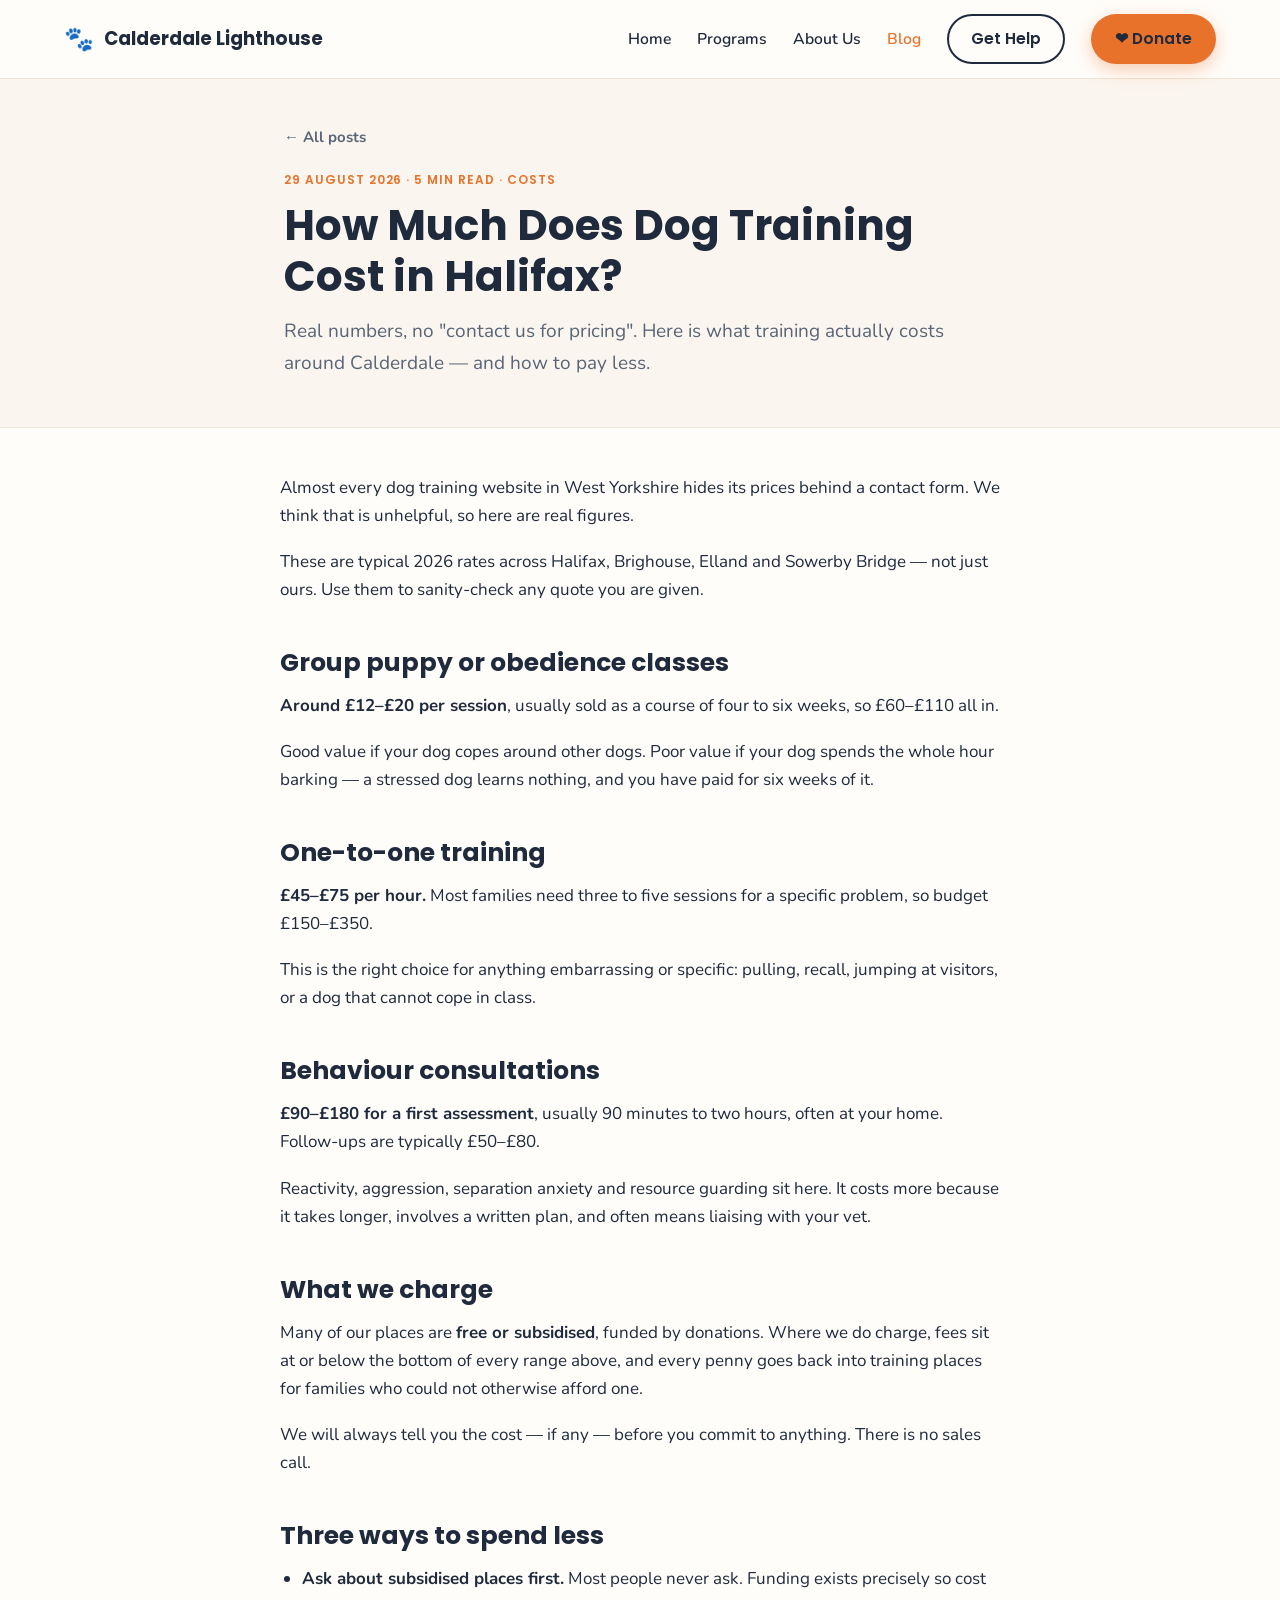
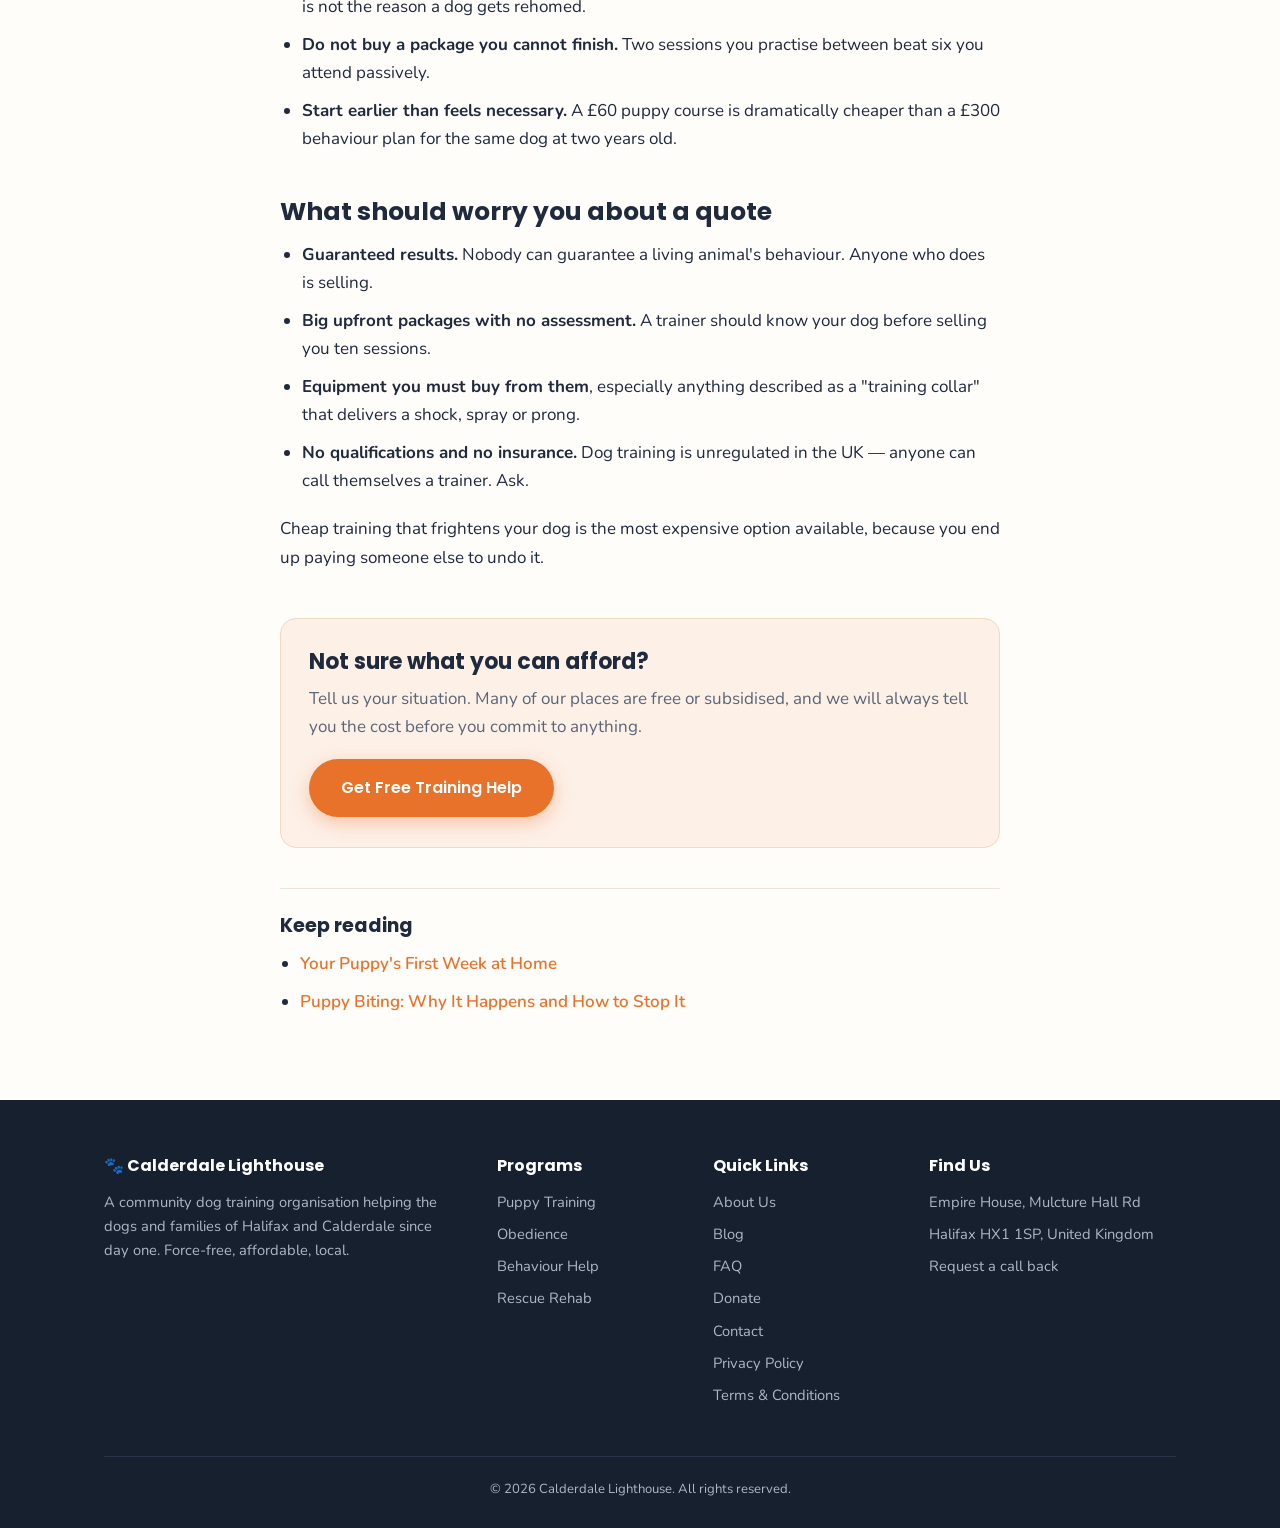
<file: blog/dog-training-cost-halifax.html>
<!DOCTYPE html>
<html lang="en-GB">
<head>
  <meta charset="UTF-8" />
  <meta name="viewport" content="width=device-width, initial-scale=1.0" />
  <title>How Much Does Dog Training Cost in Halifax? | Calderdale Lighthouse</title>
  <meta name="description" content="Honest 2026 prices for dog training in Halifax and Calderdale — group classes, one-to-one sessions and behaviour work — plus how our free and subsidised places work." />
  <link rel="canonical" href="/blog/dog-training-cost-halifax" />
  <link rel="preconnect" href="https://fonts.googleapis.com" />
  <link rel="preconnect" href="https://fonts.gstatic.com" crossorigin />
  <link href="https://fonts.googleapis.com/css2?family=Poppins:wght@500;600;700&family=Nunito:wght@400;600;700;800&display=swap" rel="stylesheet" />
  <link rel="stylesheet" href="/styles.css" />
  <link rel="icon" href="data:image/svg+xml,<svg xmlns='http://www.w3.org/2000/svg' viewBox='0 0 100 100'><text y='.9em' font-size='90'>🐾</text></svg>" />
  <!-- Google tag (gtag.js) — Google Ads AW-356459871 -->
  <script async src="https://www.googletagmanager.com/gtag/js?id=AW-356459871"></script>
  <script>
    window.dataLayer = window.dataLayer || [];
    function gtag(){dataLayer.push(arguments);}
    gtag('js', new Date());

    gtag('config', 'AW-356459871');
  </script>
</head>
<body>

<header>
  <nav class="nav">
    <a href="/" class="logo"><span class="paw">🐾</span> Calderdale Lighthouse</a>
    <button class="nav-toggle" aria-label="Open menu" onclick="document.querySelector('.nav-links').classList.toggle('open')">☰</button>
    <ul class="nav-links">
      <li><a href="/">Home</a></li>
      <li><a href="/#programs">Programs</a></li>
      <li><a href="/#about">About Us</a></li>
      <li><a href="/blog" class="is-current">Blog</a></li>
      <li><a href="/#get-help" class="btn btn-outline" style="padding:10px 22px">Get Help</a></li>
      <li><a href="/donate" class="btn btn-primary">❤ Donate</a></li>
    </ul>
  </nav>
</header>

<article>
  <div class="post-header">
    <div class="container container-narrow">
      <a class="crumb" href="/blog">← All posts</a>
      <div class="post-meta">29 AUGUST 2026 · 5 MIN READ · COSTS</div>
      <h1>How Much Does Dog Training Cost in Halifax?</h1>
      <p class="lead">Real numbers, no "contact us for pricing". Here is what training actually costs around Calderdale — and how to pay less.</p>
    </div>
  </div>

  <div class="container container-narrow post-body">
    <p>Almost every dog training website in West Yorkshire hides its prices behind a contact form. We think that is unhelpful, so here are real figures.</p>

    <p>These are typical 2026 rates across Halifax, Brighouse, Elland and Sowerby Bridge — not just ours. Use them to sanity-check any quote you are given.</p>

    <h2>Group puppy or obedience classes</h2>
    <p><strong>Around £12–£20 per session</strong>, usually sold as a course of four to six weeks, so £60–£110 all in.</p>
    <p>Good value if your dog copes around other dogs. Poor value if your dog spends the whole hour barking — a stressed dog learns nothing, and you have paid for six weeks of it.</p>

    <h2>One-to-one training</h2>
    <p><strong>£45–£75 per hour.</strong> Most families need three to five sessions for a specific problem, so budget £150–£350.</p>
    <p>This is the right choice for anything embarrassing or specific: pulling, recall, jumping at visitors, or a dog that cannot cope in class.</p>

    <h2>Behaviour consultations</h2>
    <p><strong>£90–£180 for a first assessment</strong>, usually 90 minutes to two hours, often at your home. Follow-ups are typically £50–£80.</p>
    <p>Reactivity, aggression, separation anxiety and resource guarding sit here. It costs more because it takes longer, involves a written plan, and often means liaising with your vet.</p>

    <h2>What we charge</h2>
    <p>Many of our places are <strong>free or subsidised</strong>, funded by donations. Where we do charge, fees sit at or below the bottom of every range above, and every penny goes back into training places for families who could not otherwise afford one.</p>
    <p>We will always tell you the cost — if any — before you commit to anything. There is no sales call.</p>

    <h2>Three ways to spend less</h2>
    <ul>
      <li><strong>Ask about subsidised places first.</strong> Most people never ask. Funding exists precisely so cost is not the reason a dog gets rehomed.</li>
      <li><strong>Do not buy a package you cannot finish.</strong> Two sessions you practise between beat six you attend passively.</li>
      <li><strong>Start earlier than feels necessary.</strong> A £60 puppy course is dramatically cheaper than a £300 behaviour plan for the same dog at two years old.</li>
    </ul>

    <h2>What should worry you about a quote</h2>
    <ul>
      <li><strong>Guaranteed results.</strong> Nobody can guarantee a living animal's behaviour. Anyone who does is selling.</li>
      <li><strong>Big upfront packages with no assessment.</strong> A trainer should know your dog before selling you ten sessions.</li>
      <li><strong>Equipment you must buy from them</strong>, especially anything described as a "training collar" that delivers a shock, spray or prong.</li>
      <li><strong>No qualifications and no insurance.</strong> Dog training is unregulated in the UK — anyone can call themselves a trainer. Ask.</li>
    </ul>

    <p>Cheap training that frightens your dog is the most expensive option available, because you end up paying someone else to undo it.</p>

    <div class="post-cta">
      <h3>Not sure what you can afford?</h3>
      <p>Tell us your situation. Many of our places are free or subsidised, and we will always tell you the cost before you commit to anything.</p>
      <a href="/#get-help" class="btn btn-primary">Get Free Training Help</a>
    </div>

    <div class="post-more">
      <h3>Keep reading</h3>
      <ul>
        <li><a href="/blog/puppy-first-week-at-home">Your Puppy's First Week at Home</a></li>
        <li><a href="/blog/stop-puppy-biting">Puppy Biting: Why It Happens and How to Stop It</a></li>
      </ul>
    </div>
  </div>
</article>

<!-- ============ FOOTER ============ -->
<footer class="site-footer">
  <div class="container">
    <div class="footer-grid">
      <div>
        <h4>🐾 Calderdale Lighthouse</h4>
        <p>A community dog training organisation helping the dogs and families of Halifax and Calderdale since day one. Force-free, affordable, local.</p>
      </div>
      <div>
        <h4>Programs</h4>
        <ul>
          <li><a href="/#programs">Puppy Training</a></li>
          <li><a href="/#programs">Obedience</a></li>
          <li><a href="/#programs">Behaviour Help</a></li>
          <li><a href="/#programs">Rescue Rehab</a></li>
        </ul>
      </div>
      <div>
        <h4>Quick Links</h4>
        <ul>
          <li><a href="/#about">About Us</a></li>
          <li><a href="/blog">Blog</a></li>
          <li><a href="/#faq">FAQ</a></li>
          <li><a href="/donate">Donate</a></li>
          <li><a href="/#get-help">Contact</a></li>
          <li><a href="/privacy">Privacy Policy</a></li>
          <li><a href="/terms">Terms &amp; Conditions</a></li>
        </ul>
      </div>
      <div>
        <h4>Find Us</h4>
        <ul>
          <li>Empire House, Mulcture Hall Rd</li>
          <li>Halifax HX1 1SP, United Kingdom</li>
          <li><a href="/#get-help">Request a call back</a></li>
        </ul>
      </div>
    </div>
    <div class="footer-bottom">
      © 2026 Calderdale Lighthouse. All rights reserved.
    </div>
  </div>
</footer>

</body>
</html>
</file>
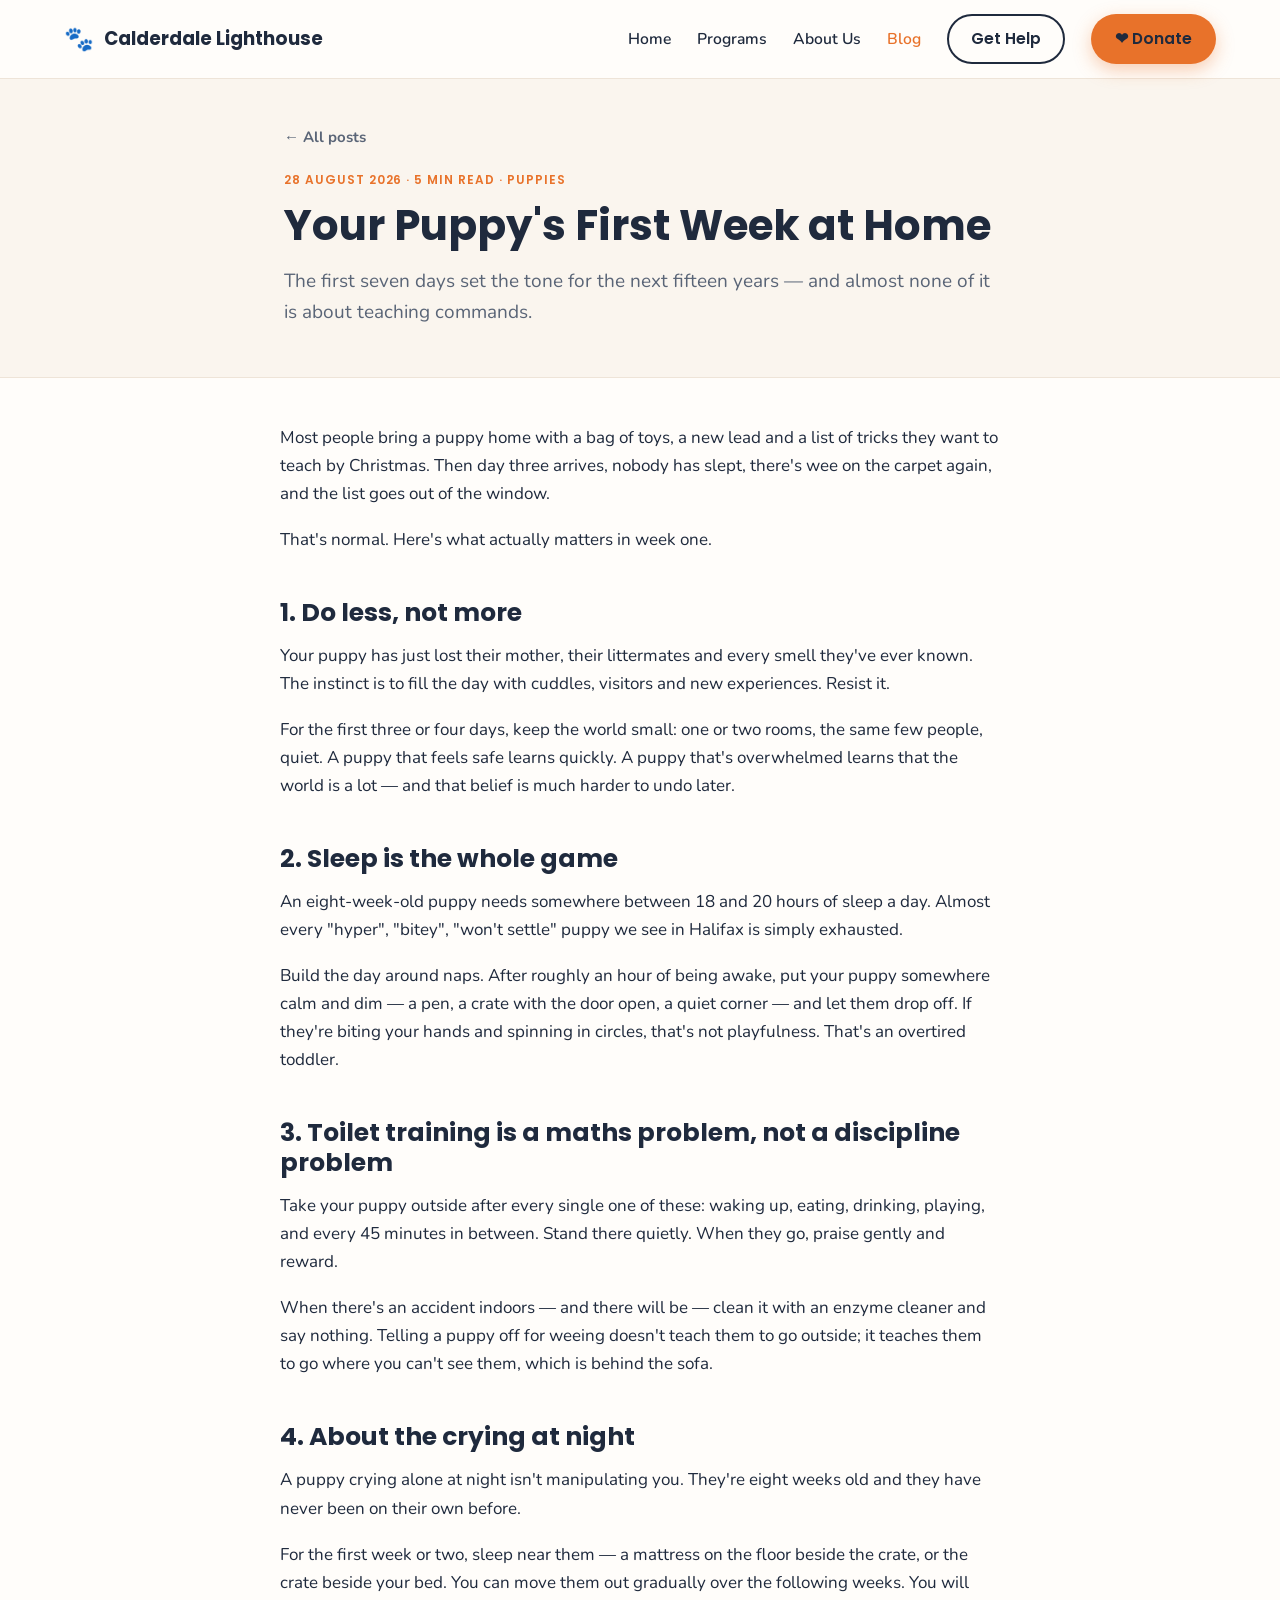
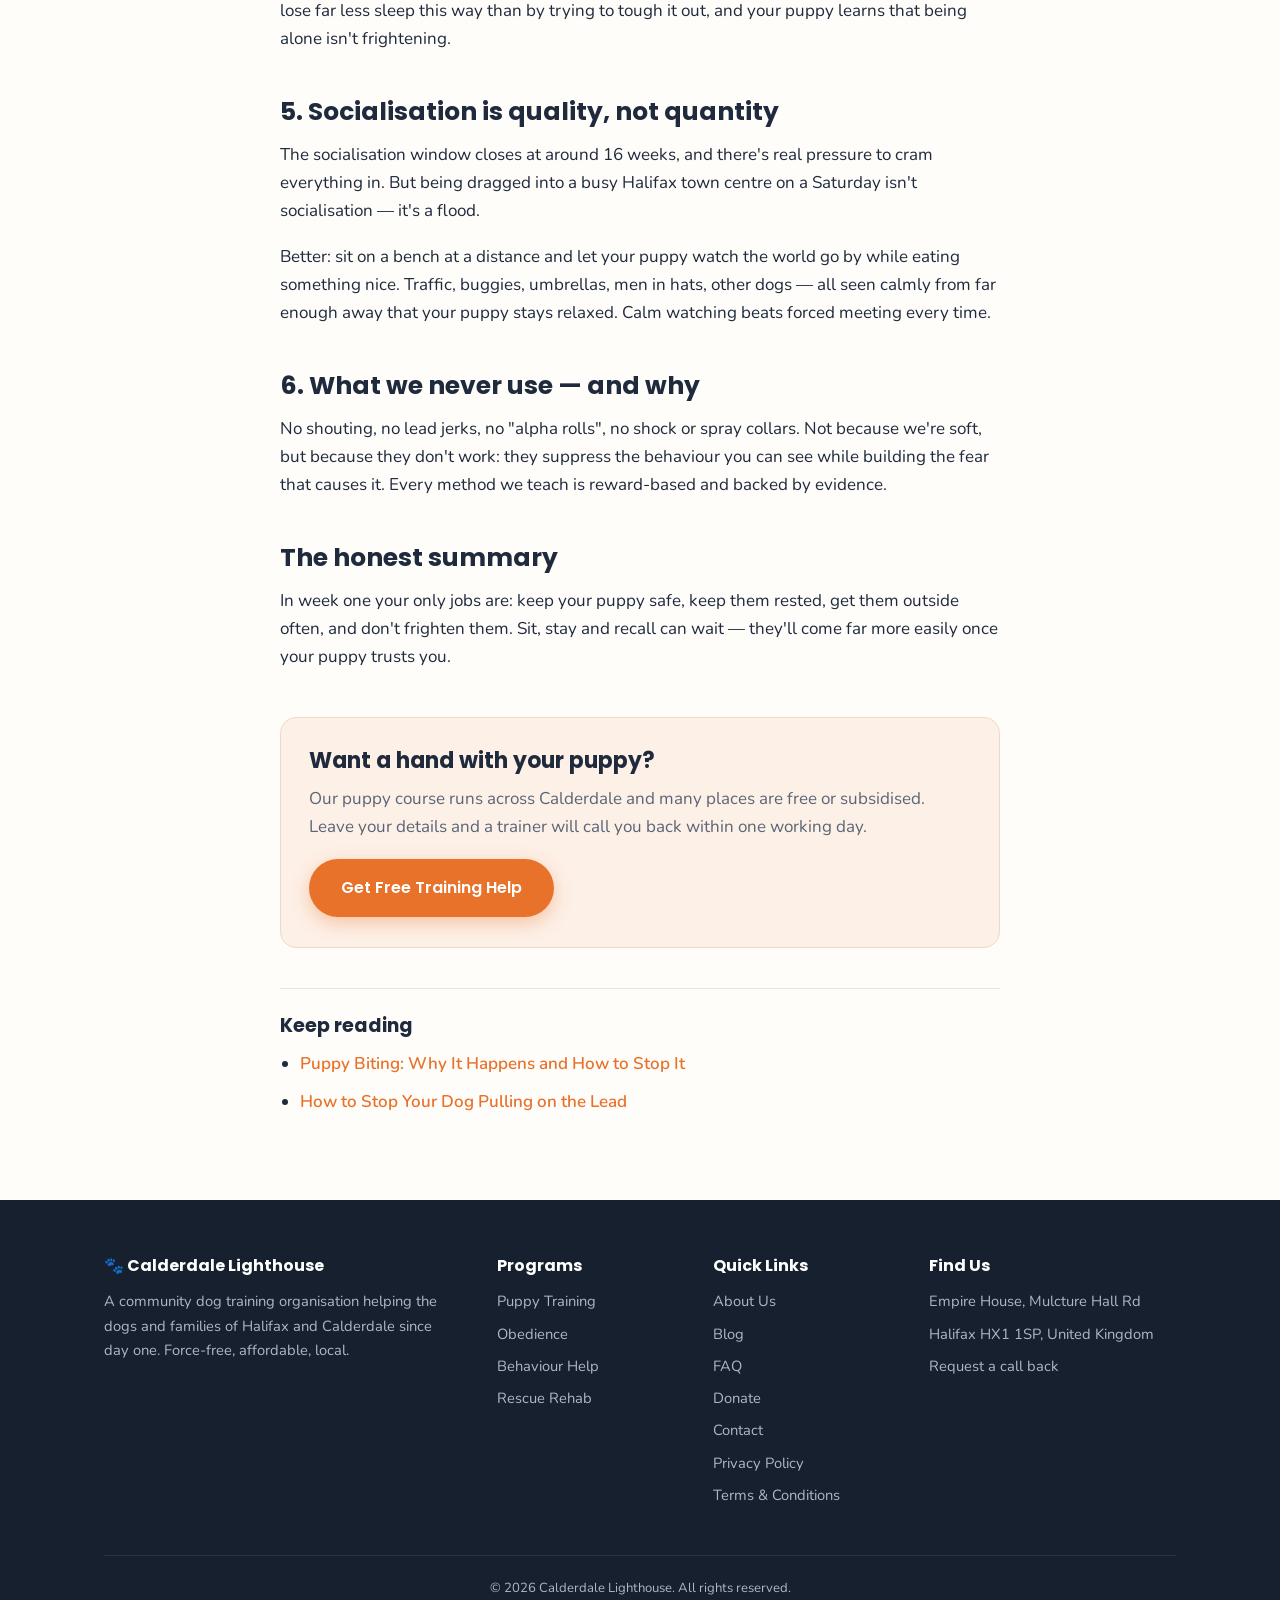
<file: blog/puppy-first-week-at-home.html>
<!DOCTYPE html>
<html lang="en-GB">
<head>
  <meta charset="UTF-8" />
  <meta name="viewport" content="width=device-width, initial-scale=1.0" />
  <title>Your Puppy's First Week at Home | Calderdale Lighthouse</title>
  <meta name="description" content="A calm, force-free guide to your puppy's first seven days at home — sleep, toilet training, crying at night and what not to worry about. From Calderdale Lighthouse, Halifax." />
  <link rel="canonical" href="/blog/puppy-first-week-at-home" />
  <link rel="preconnect" href="https://fonts.googleapis.com" />
  <link rel="preconnect" href="https://fonts.gstatic.com" crossorigin />
  <link href="https://fonts.googleapis.com/css2?family=Poppins:wght@500;600;700&family=Nunito:wght@400;600;700;800&display=swap" rel="stylesheet" />
  <link rel="stylesheet" href="/styles.css" />
  <link rel="icon" href="data:image/svg+xml,<svg xmlns='http://www.w3.org/2000/svg' viewBox='0 0 100 100'><text y='.9em' font-size='90'>🐾</text></svg>" />
  <!-- Google tag (gtag.js) — Google Ads AW-356459871 -->
  <script async src="https://www.googletagmanager.com/gtag/js?id=AW-356459871"></script>
  <script>
    window.dataLayer = window.dataLayer || [];
    function gtag(){dataLayer.push(arguments);}
    gtag('js', new Date());

    gtag('config', 'AW-356459871');
  </script>
</head>
<body>

<header>
  <nav class="nav">
    <a href="/" class="logo"><span class="paw">🐾</span> Calderdale Lighthouse</a>
    <button class="nav-toggle" aria-label="Open menu" onclick="document.querySelector('.nav-links').classList.toggle('open')">☰</button>
    <ul class="nav-links">
      <li><a href="/">Home</a></li>
      <li><a href="/#programs">Programs</a></li>
      <li><a href="/#about">About Us</a></li>
      <li><a href="/blog" class="is-current">Blog</a></li>
      <li><a href="/#get-help" class="btn btn-outline" style="padding:10px 22px">Get Help</a></li>
      <li><a href="/donate" class="btn btn-primary">❤ Donate</a></li>
    </ul>
  </nav>
</header>

<article>
  <div class="post-header">
    <div class="container container-narrow">
      <a class="crumb" href="/blog">← All posts</a>
      <div class="post-meta">28 AUGUST 2026 · 5 MIN READ · PUPPIES</div>
      <h1>Your Puppy's First Week at Home</h1>
      <p class="lead">The first seven days set the tone for the next fifteen years — and almost none of it is about teaching commands.</p>
    </div>
  </div>

  <div class="container container-narrow post-body">
    <p>Most people bring a puppy home with a bag of toys, a new lead and a list of tricks they want to teach by Christmas. Then day three arrives, nobody has slept, there's wee on the carpet again, and the list goes out of the window.</p>

    <p>That's normal. Here's what actually matters in week one.</p>

    <h2>1. Do less, not more</h2>
    <p>Your puppy has just lost their mother, their littermates and every smell they've ever known. The instinct is to fill the day with cuddles, visitors and new experiences. Resist it.</p>
    <p>For the first three or four days, keep the world small: one or two rooms, the same few people, quiet. A puppy that feels safe learns quickly. A puppy that's overwhelmed learns that the world is a lot — and that belief is much harder to undo later.</p>

    <h2>2. Sleep is the whole game</h2>
    <p>An eight-week-old puppy needs somewhere between 18 and 20 hours of sleep a day. Almost every "hyper", "bitey", "won't settle" puppy we see in Halifax is simply exhausted.</p>
    <p>Build the day around naps. After roughly an hour of being awake, put your puppy somewhere calm and dim — a pen, a crate with the door open, a quiet corner — and let them drop off. If they're biting your hands and spinning in circles, that's not playfulness. That's an overtired toddler.</p>

    <h2>3. Toilet training is a maths problem, not a discipline problem</h2>
    <p>Take your puppy outside after every single one of these: waking up, eating, drinking, playing, and every 45 minutes in between. Stand there quietly. When they go, praise gently and reward.</p>
    <p>When there's an accident indoors — and there will be — clean it with an enzyme cleaner and say nothing. Telling a puppy off for weeing doesn't teach them to go outside; it teaches them to go where you can't see them, which is behind the sofa.</p>

    <h2>4. About the crying at night</h2>
    <p>A puppy crying alone at night isn't manipulating you. They're eight weeks old and they have never been on their own before.</p>
    <p>For the first week or two, sleep near them — a mattress on the floor beside the crate, or the crate beside your bed. You can move them out gradually over the following weeks. You will lose far less sleep this way than by trying to tough it out, and your puppy learns that being alone isn't frightening.</p>

    <h2>5. Socialisation is quality, not quantity</h2>
    <p>The socialisation window closes at around 16 weeks, and there's real pressure to cram everything in. But being dragged into a busy Halifax town centre on a Saturday isn't socialisation — it's a flood.</p>
    <p>Better: sit on a bench at a distance and let your puppy watch the world go by while eating something nice. Traffic, buggies, umbrellas, men in hats, other dogs — all seen calmly from far enough away that your puppy stays relaxed. Calm watching beats forced meeting every time.</p>

    <h2>6. What we never use — and why</h2>
    <p>No shouting, no lead jerks, no "alpha rolls", no shock or spray collars. Not because we're soft, but because they don't work: they suppress the behaviour you can see while building the fear that causes it. Every method we teach is reward-based and backed by evidence.</p>

    <h2>The honest summary</h2>
    <p>In week one your only jobs are: keep your puppy safe, keep them rested, get them outside often, and don't frighten them. Sit, stay and recall can wait — they'll come far more easily once your puppy trusts you.</p>

    <div class="post-cta">
      <h3>Want a hand with your puppy?</h3>
      <p>Our puppy course runs across Calderdale and many places are free or subsidised. Leave your details and a trainer will call you back within one working day.</p>
      <a href="/#get-help" class="btn btn-primary">Get Free Training Help</a>
    </div>

    <div class="post-more">
      <h3>Keep reading</h3>
      <ul>
        <li><a href="/blog/stop-puppy-biting">Puppy Biting: Why It Happens and How to Stop It</a></li>
        <li><a href="/blog/stop-dog-pulling-on-lead">How to Stop Your Dog Pulling on the Lead</a></li>
      </ul>
    </div>
  </div>
</article>

<!-- ============ FOOTER ============ -->
<footer class="site-footer">
  <div class="container">
    <div class="footer-grid">
      <div>
        <h4>🐾 Calderdale Lighthouse</h4>
        <p>A community dog training organisation helping the dogs and families of Halifax and Calderdale since day one. Force-free, affordable, local.</p>
      </div>
      <div>
        <h4>Programs</h4>
        <ul>
          <li><a href="/#programs">Puppy Training</a></li>
          <li><a href="/#programs">Obedience</a></li>
          <li><a href="/#programs">Behaviour Help</a></li>
          <li><a href="/#programs">Rescue Rehab</a></li>
        </ul>
      </div>
      <div>
        <h4>Quick Links</h4>
        <ul>
          <li><a href="/#about">About Us</a></li>
          <li><a href="/blog">Blog</a></li>
          <li><a href="/#faq">FAQ</a></li>
          <li><a href="/donate">Donate</a></li>
          <li><a href="/#get-help">Contact</a></li>
          <li><a href="/privacy">Privacy Policy</a></li>
          <li><a href="/terms">Terms &amp; Conditions</a></li>
        </ul>
      </div>
      <div>
        <h4>Find Us</h4>
        <ul>
          <li>Empire House, Mulcture Hall Rd</li>
          <li>Halifax HX1 1SP, United Kingdom</li>
          <li><a href="/#get-help">Request a call back</a></li>
        </ul>
      </div>
    </div>
    <div class="footer-bottom">
      © 2026 Calderdale Lighthouse. All rights reserved.
    </div>
  </div>
</footer>

</body>
</html>
</file>
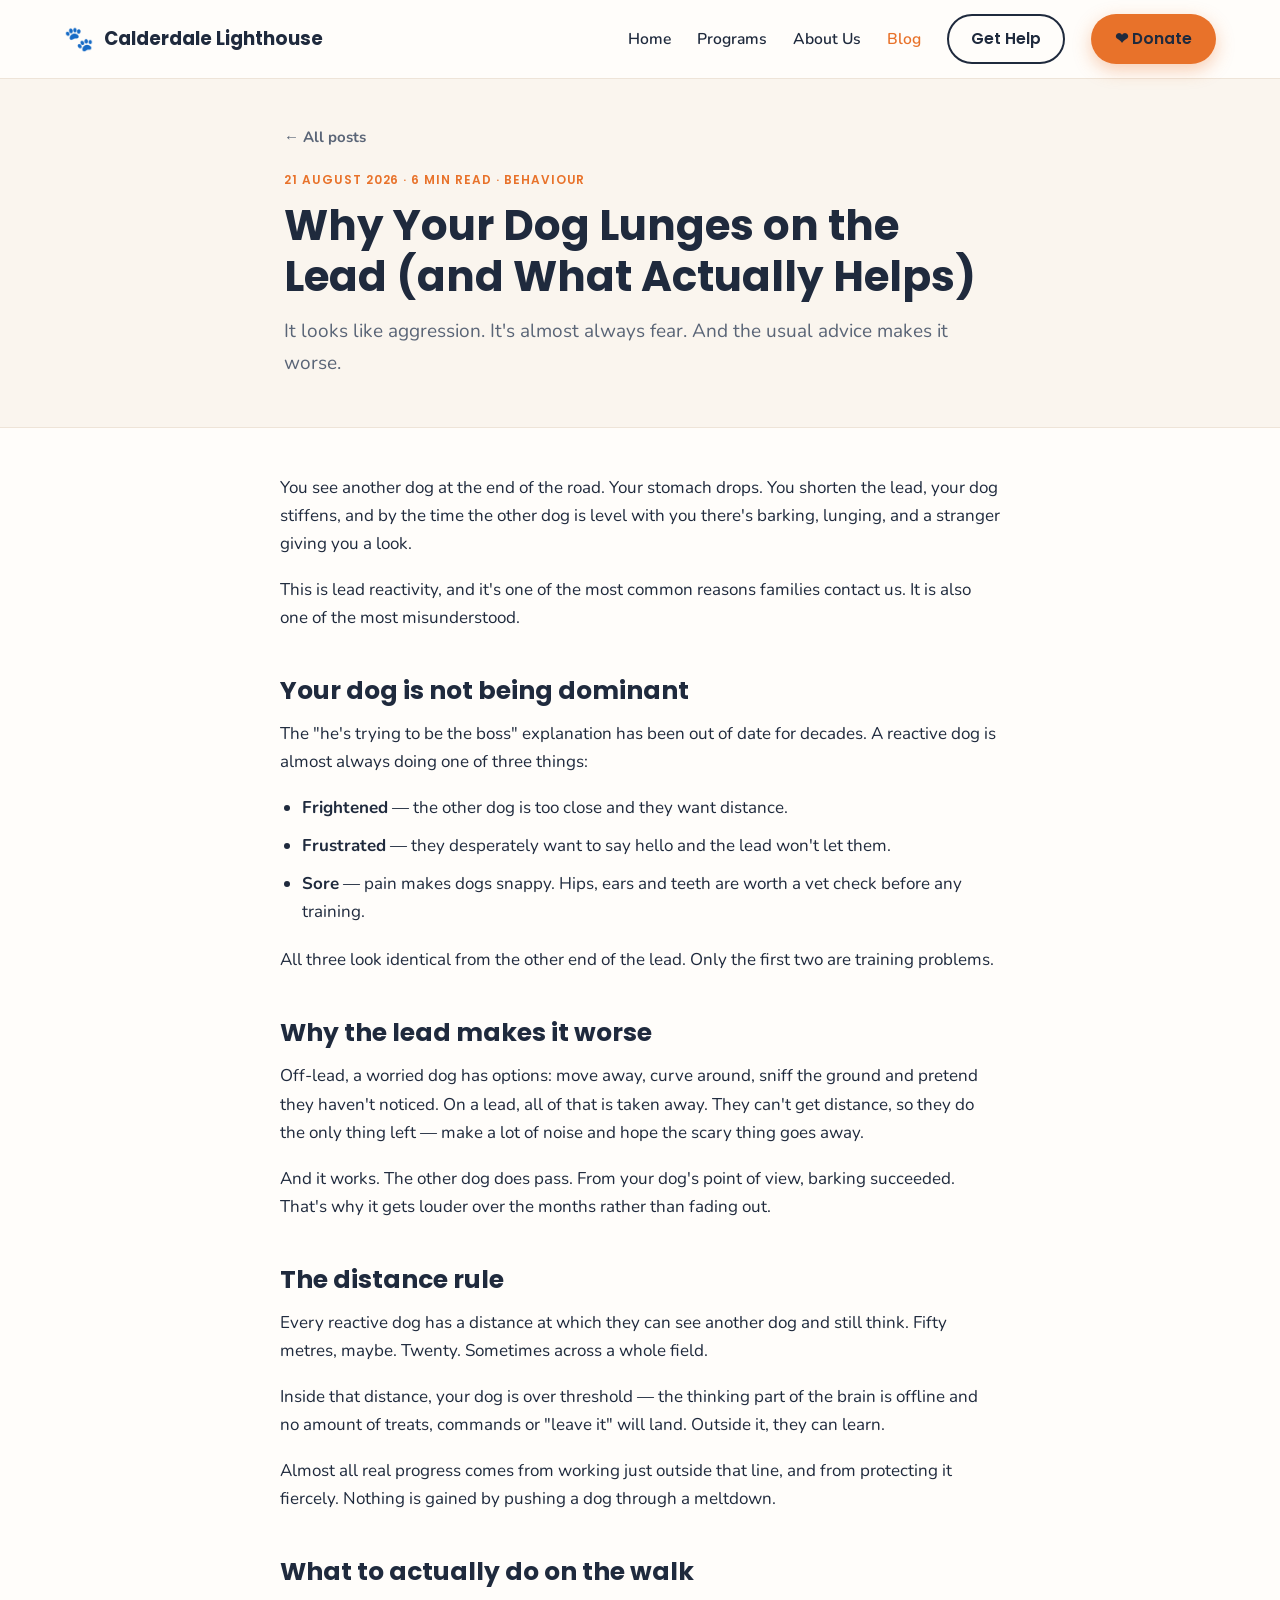
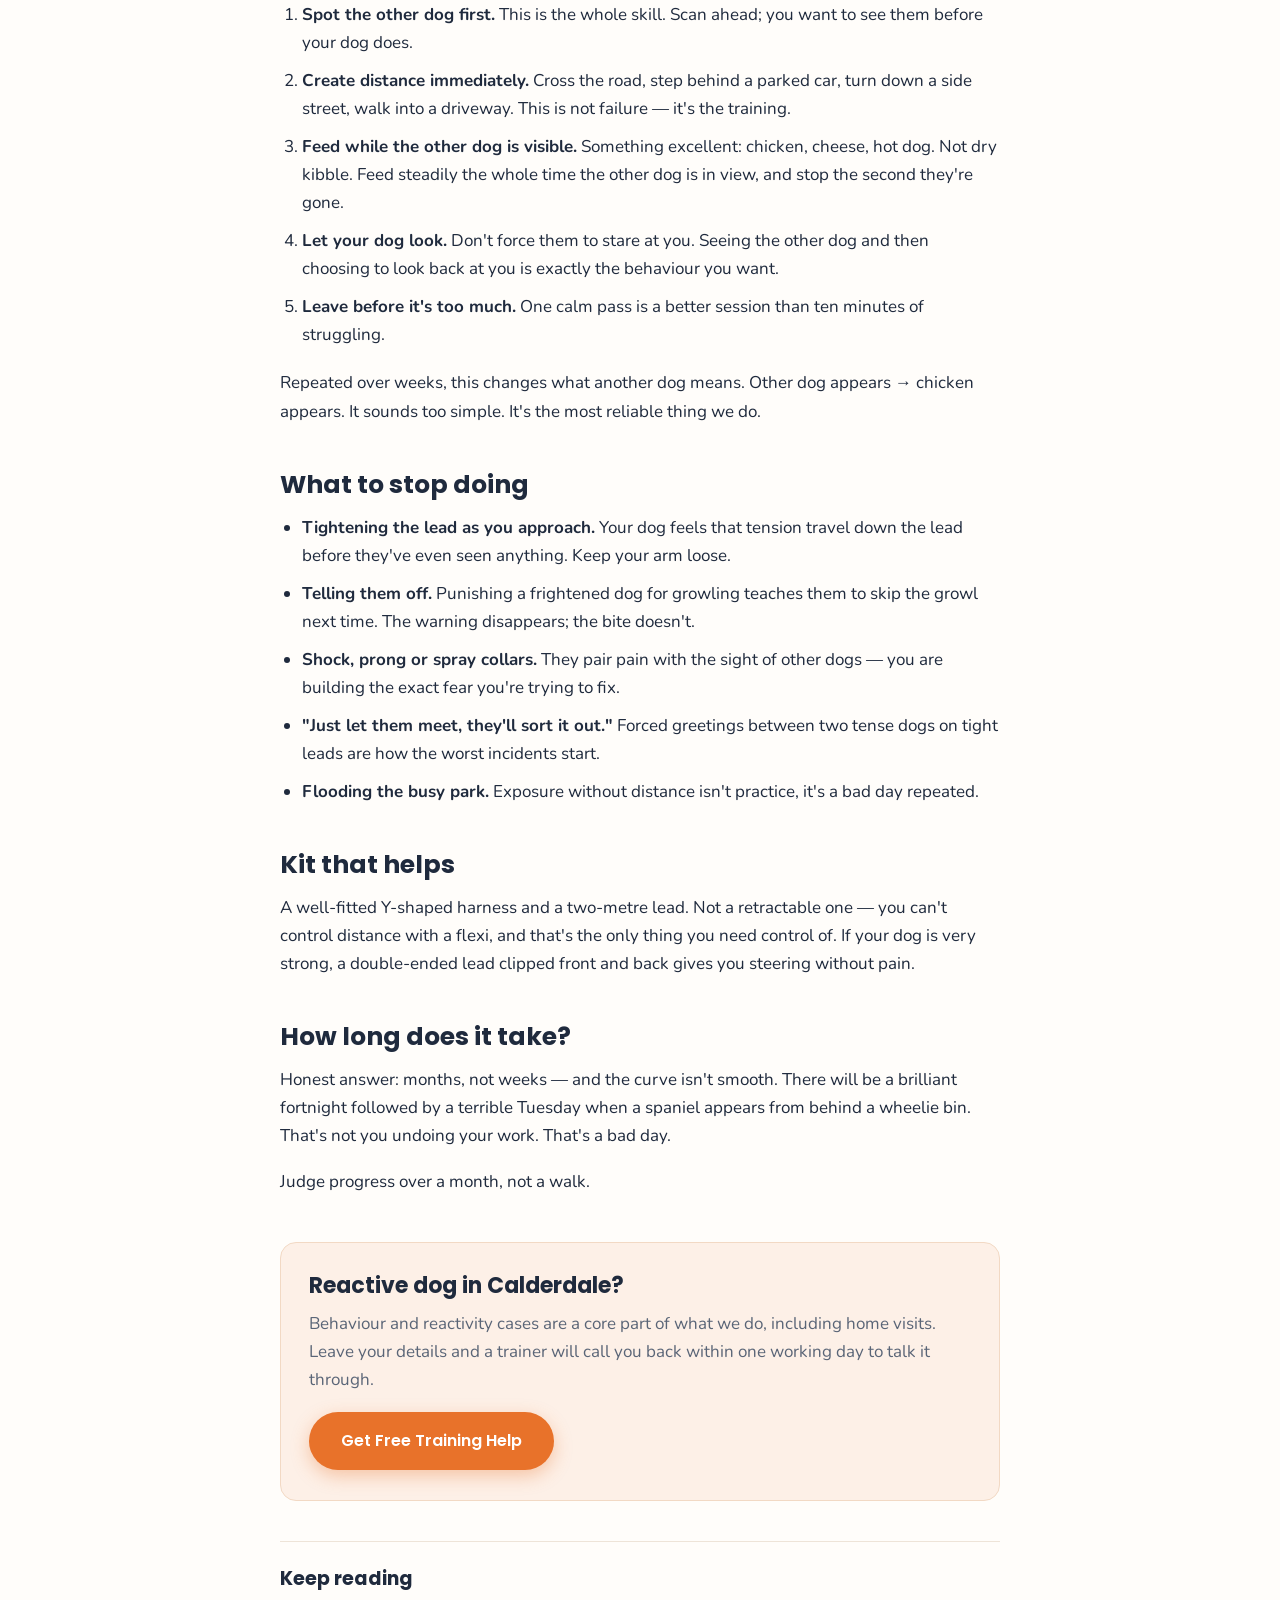
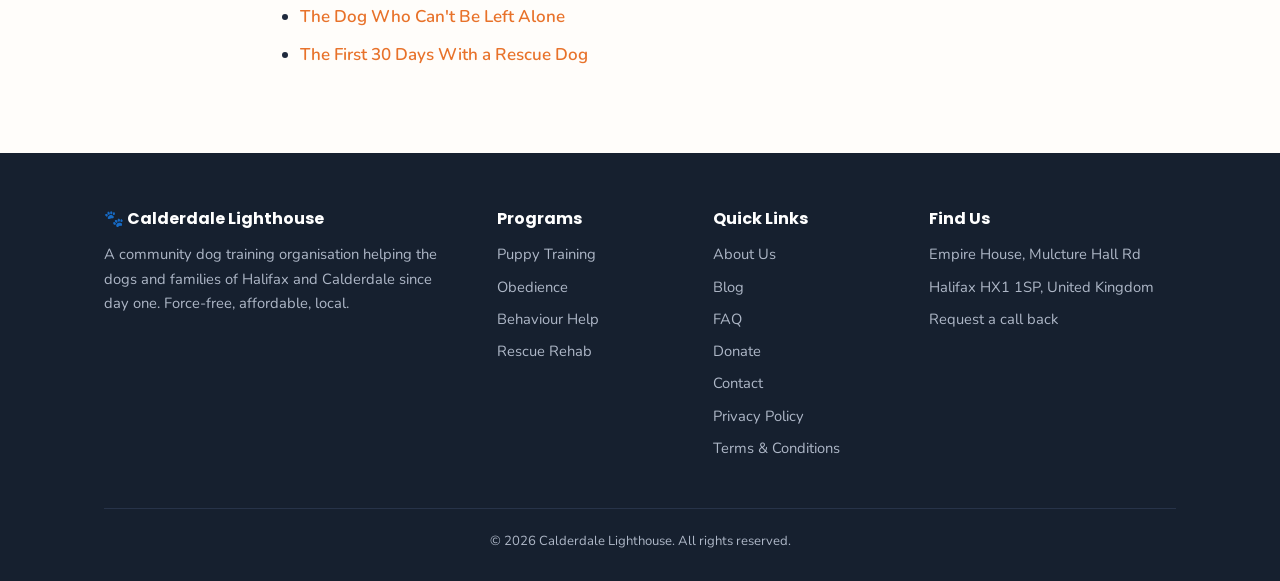
<file: blog/reactive-dog-on-lead.html>
<!DOCTYPE html>
<html lang="en-GB">
<head>
  <meta charset="UTF-8" />
  <meta name="viewport" content="width=device-width, initial-scale=1.0" />
  <title>Why Your Dog Lunges on the Lead (and What Actually Helps) | Calderdale Lighthouse</title>
  <meta name="description" content="Lead reactivity explained without the myths — why dogs lunge and bark on walks, and the force-free method that changes it. From Calderdale Lighthouse, Halifax." />
  <link rel="canonical" href="/blog/reactive-dog-on-lead" />
  <link rel="preconnect" href="https://fonts.googleapis.com" />
  <link rel="preconnect" href="https://fonts.gstatic.com" crossorigin />
  <link href="https://fonts.googleapis.com/css2?family=Poppins:wght@500;600;700&family=Nunito:wght@400;600;700;800&display=swap" rel="stylesheet" />
  <link rel="stylesheet" href="/styles.css" />
  <link rel="icon" href="data:image/svg+xml,<svg xmlns='http://www.w3.org/2000/svg' viewBox='0 0 100 100'><text y='.9em' font-size='90'>🐾</text></svg>" />
  <!-- Google tag (gtag.js) — Google Ads AW-356459871 -->
  <script async src="https://www.googletagmanager.com/gtag/js?id=AW-356459871"></script>
  <script>
    window.dataLayer = window.dataLayer || [];
    function gtag(){dataLayer.push(arguments);}
    gtag('js', new Date());

    gtag('config', 'AW-356459871');
  </script>
</head>
<body>

<header>
  <nav class="nav">
    <a href="/" class="logo"><span class="paw">🐾</span> Calderdale Lighthouse</a>
    <button class="nav-toggle" aria-label="Open menu" onclick="document.querySelector('.nav-links').classList.toggle('open')">☰</button>
    <ul class="nav-links">
      <li><a href="/">Home</a></li>
      <li><a href="/#programs">Programs</a></li>
      <li><a href="/#about">About Us</a></li>
      <li><a href="/blog" class="is-current">Blog</a></li>
      <li><a href="/#get-help" class="btn btn-outline" style="padding:10px 22px">Get Help</a></li>
      <li><a href="/donate" class="btn btn-primary">❤ Donate</a></li>
    </ul>
  </nav>
</header>

<article>
  <div class="post-header">
    <div class="container container-narrow">
      <a class="crumb" href="/blog">← All posts</a>
      <div class="post-meta">21 AUGUST 2026 · 6 MIN READ · BEHAVIOUR</div>
      <h1>Why Your Dog Lunges on the Lead (and What Actually Helps)</h1>
      <p class="lead">It looks like aggression. It's almost always fear. And the usual advice makes it worse.</p>
    </div>
  </div>

  <div class="container container-narrow post-body">
    <p>You see another dog at the end of the road. Your stomach drops. You shorten the lead, your dog stiffens, and by the time the other dog is level with you there's barking, lunging, and a stranger giving you a look.</p>

    <p>This is lead reactivity, and it's one of the most common reasons families contact us. It is also one of the most misunderstood.</p>

    <h2>Your dog is not being dominant</h2>
    <p>The "he's trying to be the boss" explanation has been out of date for decades. A reactive dog is almost always doing one of three things:</p>
    <ul>
      <li><strong>Frightened</strong> — the other dog is too close and they want distance.</li>
      <li><strong>Frustrated</strong> — they desperately want to say hello and the lead won't let them.</li>
      <li><strong>Sore</strong> — pain makes dogs snappy. Hips, ears and teeth are worth a vet check before any training.</li>
    </ul>
    <p>All three look identical from the other end of the lead. Only the first two are training problems.</p>

    <h2>Why the lead makes it worse</h2>
    <p>Off-lead, a worried dog has options: move away, curve around, sniff the ground and pretend they haven't noticed. On a lead, all of that is taken away. They can't get distance, so they do the only thing left — make a lot of noise and hope the scary thing goes away.</p>
    <p>And it works. The other dog does pass. From your dog's point of view, barking succeeded. That's why it gets louder over the months rather than fading out.</p>

    <h2>The distance rule</h2>
    <p>Every reactive dog has a distance at which they can see another dog and still think. Fifty metres, maybe. Twenty. Sometimes across a whole field.</p>
    <p>Inside that distance, your dog is over threshold — the thinking part of the brain is offline and no amount of treats, commands or "leave it" will land. Outside it, they can learn.</p>
    <p>Almost all real progress comes from working just outside that line, and from protecting it fiercely. Nothing is gained by pushing a dog through a meltdown.</p>

    <h2>What to actually do on the walk</h2>
    <ol>
      <li><strong>Spot the other dog first.</strong> This is the whole skill. Scan ahead; you want to see them before your dog does.</li>
      <li><strong>Create distance immediately.</strong> Cross the road, step behind a parked car, turn down a side street, walk into a driveway. This is not failure — it's the training.</li>
      <li><strong>Feed while the other dog is visible.</strong> Something excellent: chicken, cheese, hot dog. Not dry kibble. Feed steadily the whole time the other dog is in view, and stop the second they're gone.</li>
      <li><strong>Let your dog look.</strong> Don't force them to stare at you. Seeing the other dog and then choosing to look back at you is exactly the behaviour you want.</li>
      <li><strong>Leave before it's too much.</strong> One calm pass is a better session than ten minutes of struggling.</li>
    </ol>
    <p>Repeated over weeks, this changes what another dog means. Other dog appears → chicken appears. It sounds too simple. It's the most reliable thing we do.</p>

    <h2>What to stop doing</h2>
    <ul>
      <li><strong>Tightening the lead as you approach.</strong> Your dog feels that tension travel down the lead before they've even seen anything. Keep your arm loose.</li>
      <li><strong>Telling them off.</strong> Punishing a frightened dog for growling teaches them to skip the growl next time. The warning disappears; the bite doesn't.</li>
      <li><strong>Shock, prong or spray collars.</strong> They pair pain with the sight of other dogs — you are building the exact fear you're trying to fix.</li>
      <li><strong>"Just let them meet, they'll sort it out."</strong> Forced greetings between two tense dogs on tight leads are how the worst incidents start.</li>
      <li><strong>Flooding the busy park.</strong> Exposure without distance isn't practice, it's a bad day repeated.</li>
    </ul>

    <h2>Kit that helps</h2>
    <p>A well-fitted Y-shaped harness and a two-metre lead. Not a retractable one — you can't control distance with a flexi, and that's the only thing you need control of. If your dog is very strong, a double-ended lead clipped front and back gives you steering without pain.</p>

    <h2>How long does it take?</h2>
    <p>Honest answer: months, not weeks — and the curve isn't smooth. There will be a brilliant fortnight followed by a terrible Tuesday when a spaniel appears from behind a wheelie bin. That's not you undoing your work. That's a bad day.</p>
    <p>Judge progress over a month, not a walk.</p>

    <div class="post-cta">
      <h3>Reactive dog in Calderdale?</h3>
      <p>Behaviour and reactivity cases are a core part of what we do, including home visits. Leave your details and a trainer will call you back within one working day to talk it through.</p>
      <a href="/#get-help" class="btn btn-primary">Get Free Training Help</a>
    </div>

    <div class="post-more">
      <h3>Keep reading</h3>
      <ul>
        <li><a href="/blog/dog-separation-anxiety">The Dog Who Can't Be Left Alone</a></li>
        <li><a href="/blog/rescue-dog-first-30-days">The First 30 Days With a Rescue Dog</a></li>
      </ul>
    </div>
  </div>
</article>

<!-- ============ FOOTER ============ -->
<footer class="site-footer">
  <div class="container">
    <div class="footer-grid">
      <div>
        <h4>🐾 Calderdale Lighthouse</h4>
        <p>A community dog training organisation helping the dogs and families of Halifax and Calderdale since day one. Force-free, affordable, local.</p>
      </div>
      <div>
        <h4>Programs</h4>
        <ul>
          <li><a href="/#programs">Puppy Training</a></li>
          <li><a href="/#programs">Obedience</a></li>
          <li><a href="/#programs">Behaviour Help</a></li>
          <li><a href="/#programs">Rescue Rehab</a></li>
        </ul>
      </div>
      <div>
        <h4>Quick Links</h4>
        <ul>
          <li><a href="/#about">About Us</a></li>
          <li><a href="/blog">Blog</a></li>
          <li><a href="/#faq">FAQ</a></li>
          <li><a href="/donate">Donate</a></li>
          <li><a href="/#get-help">Contact</a></li>
          <li><a href="/privacy">Privacy Policy</a></li>
          <li><a href="/terms">Terms &amp; Conditions</a></li>
        </ul>
      </div>
      <div>
        <h4>Find Us</h4>
        <ul>
          <li>Empire House, Mulcture Hall Rd</li>
          <li>Halifax HX1 1SP, United Kingdom</li>
          <li><a href="/#get-help">Request a call back</a></li>
        </ul>
      </div>
    </div>
    <div class="footer-bottom">
      © 2026 Calderdale Lighthouse. All rights reserved.
    </div>
  </div>
</footer>

</body>
</html>
</file>
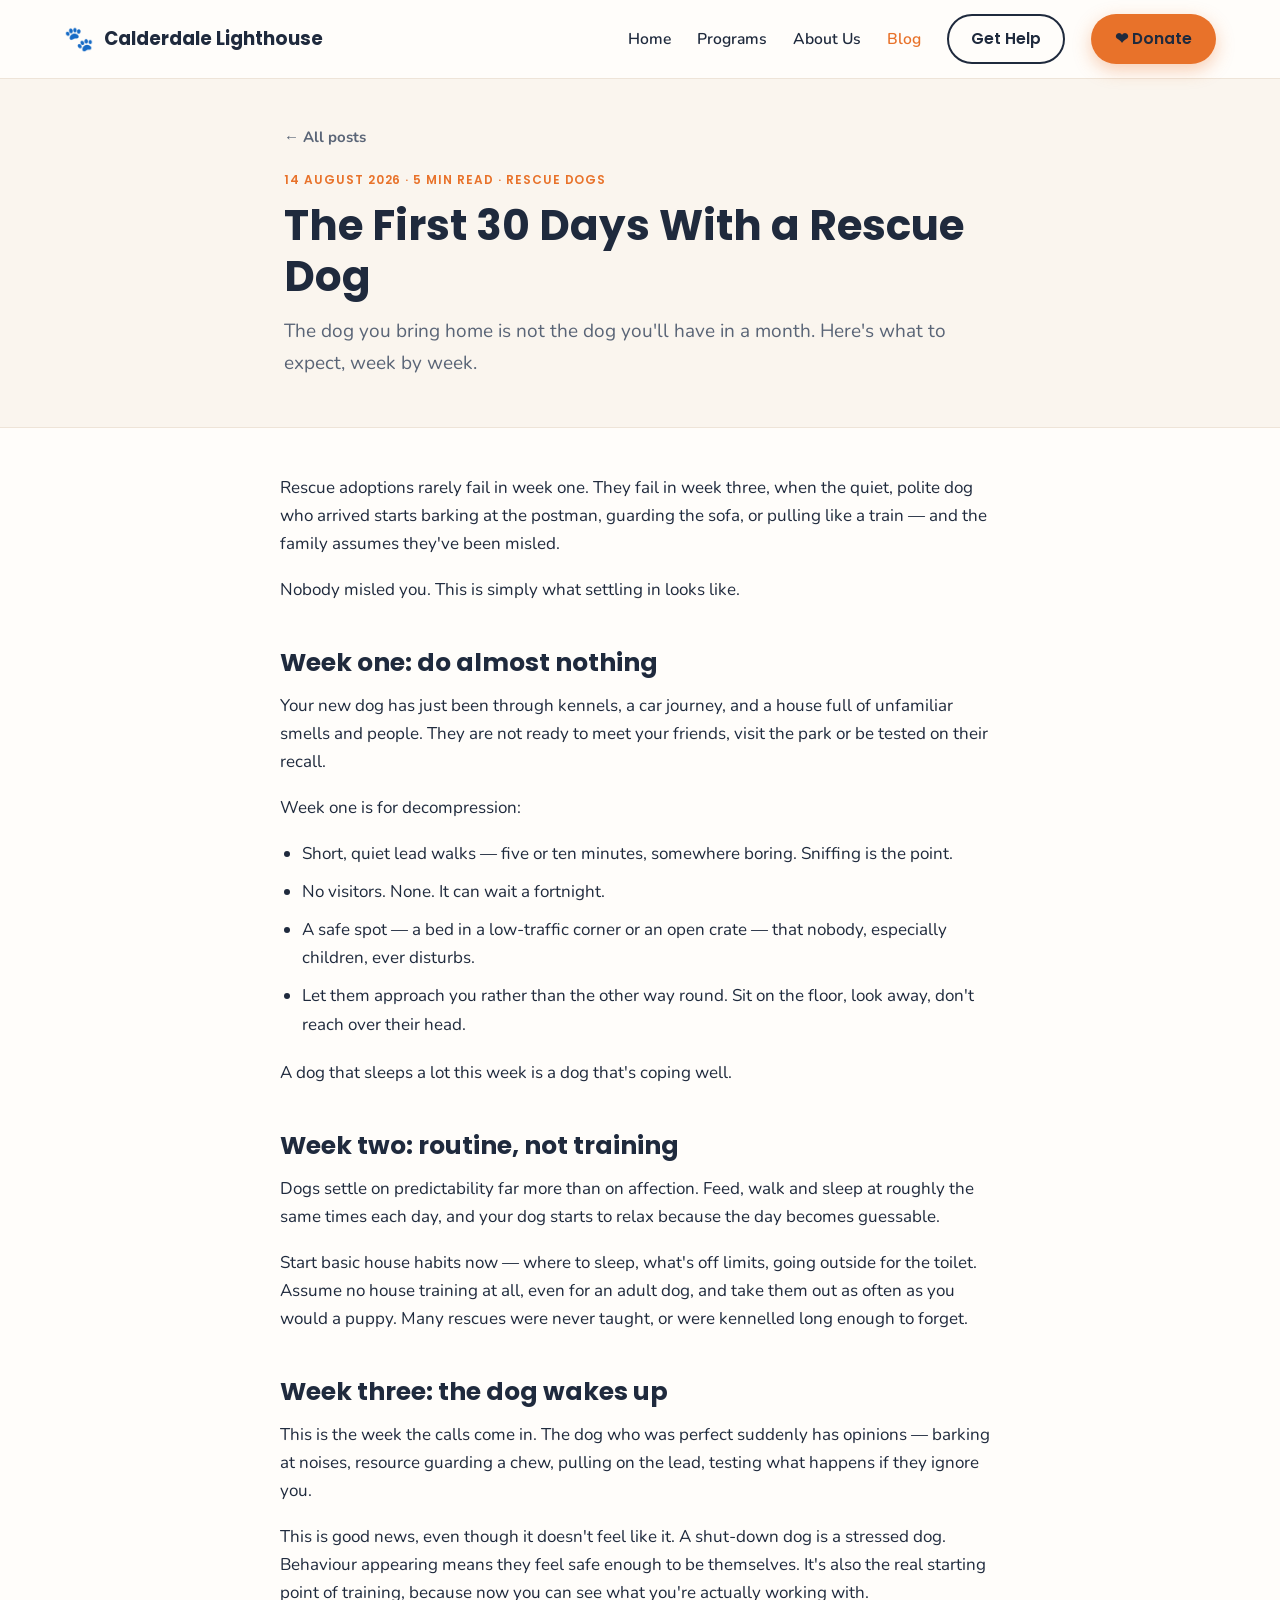
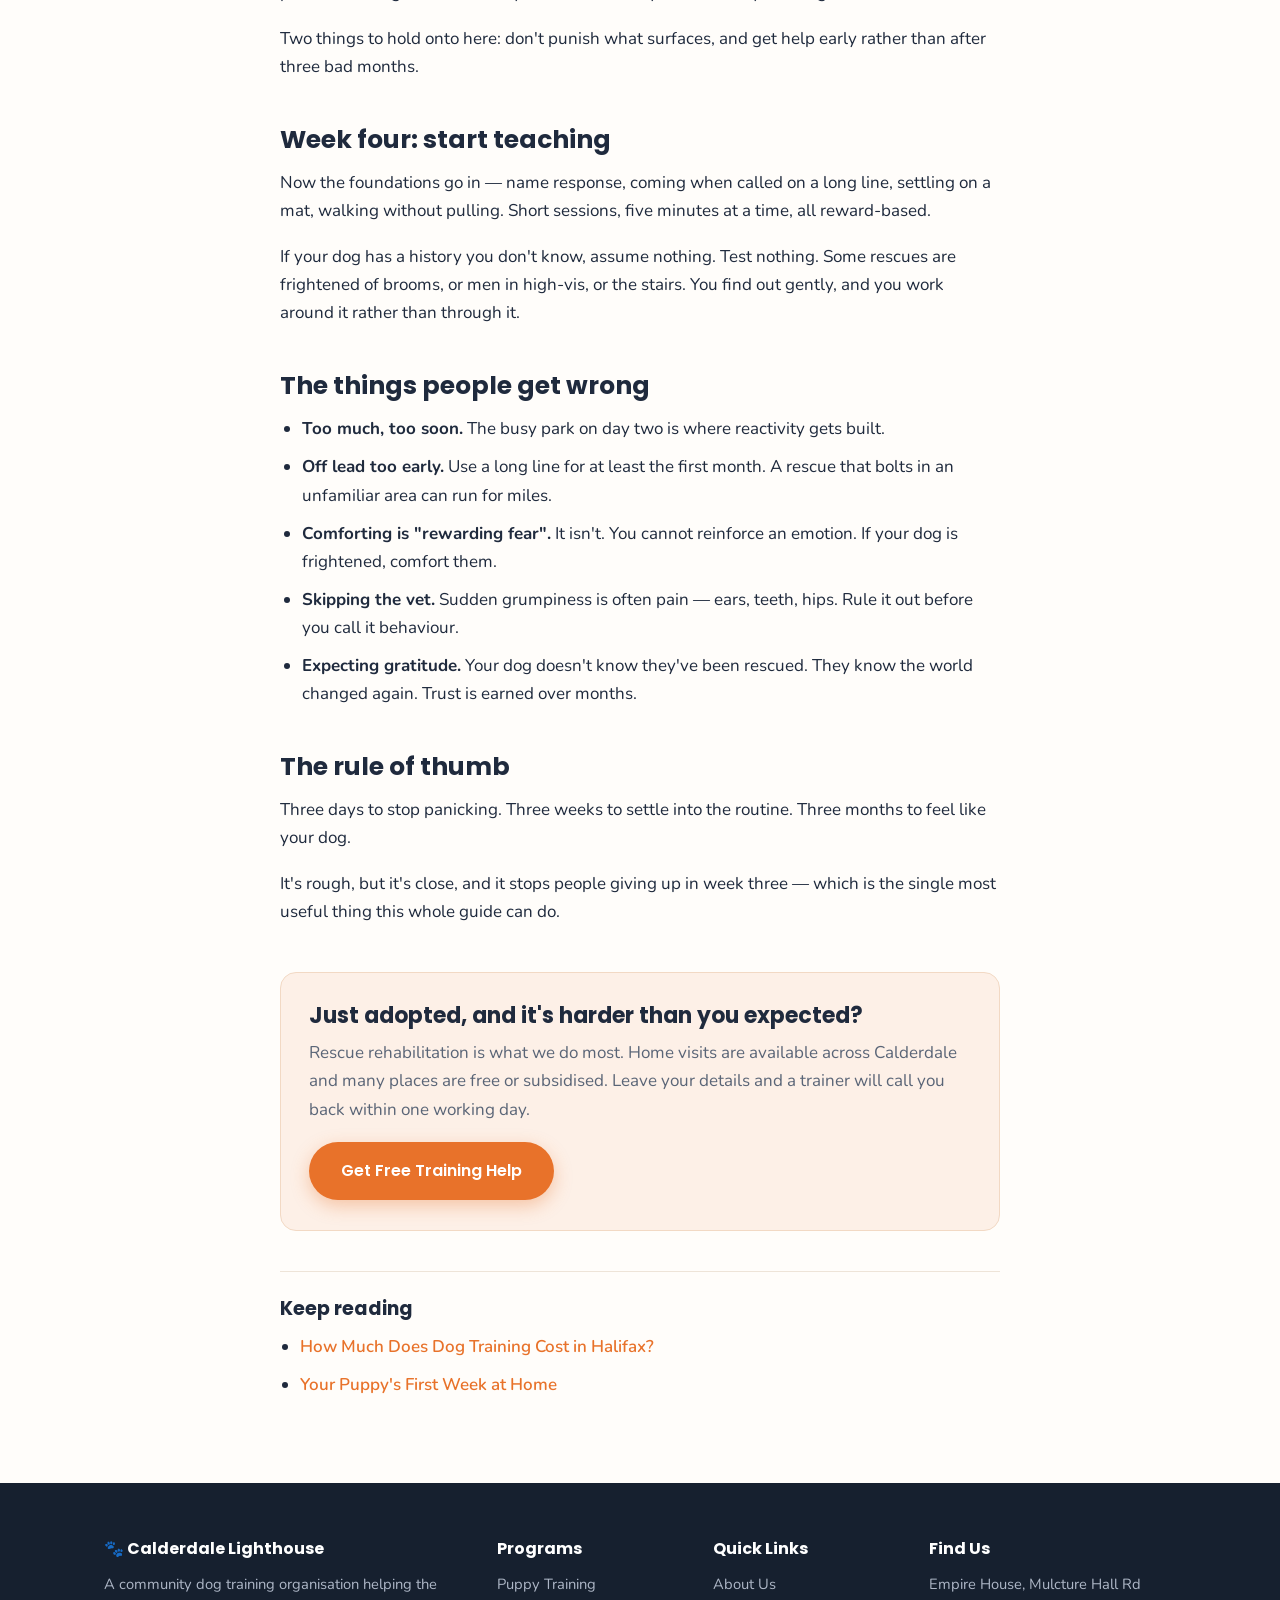
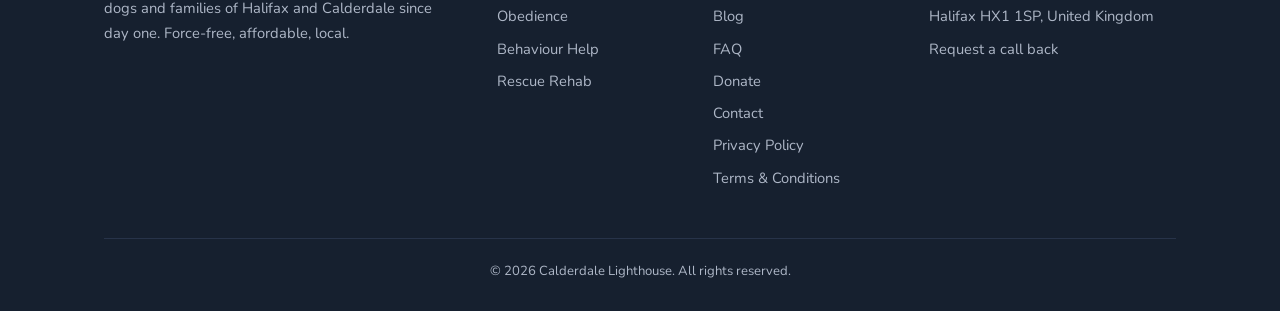
<file: blog/rescue-dog-first-30-days.html>
<!DOCTYPE html>
<html lang="en-GB">
<head>
  <meta charset="UTF-8" />
  <meta name="viewport" content="width=device-width, initial-scale=1.0" />
  <title>The First 30 Days With a Rescue Dog | Calderdale Lighthouse</title>
  <meta name="description" content="A week-by-week guide to settling a rescue dog — the decompression period, house training an adult dog, and why the dog changes at week three. Calderdale Lighthouse." />
  <link rel="canonical" href="/blog/rescue-dog-first-30-days" />
  <link rel="preconnect" href="https://fonts.googleapis.com" />
  <link rel="preconnect" href="https://fonts.gstatic.com" crossorigin />
  <link href="https://fonts.googleapis.com/css2?family=Poppins:wght@500;600;700&family=Nunito:wght@400;600;700;800&display=swap" rel="stylesheet" />
  <link rel="stylesheet" href="/styles.css" />
  <link rel="icon" href="data:image/svg+xml,<svg xmlns='http://www.w3.org/2000/svg' viewBox='0 0 100 100'><text y='.9em' font-size='90'>🐾</text></svg>" />
  <!-- Google tag (gtag.js) — Google Ads AW-356459871 -->
  <script async src="https://www.googletagmanager.com/gtag/js?id=AW-356459871"></script>
  <script>
    window.dataLayer = window.dataLayer || [];
    function gtag(){dataLayer.push(arguments);}
    gtag('js', new Date());

    gtag('config', 'AW-356459871');
  </script>
</head>
<body>

<header>
  <nav class="nav">
    <a href="/" class="logo"><span class="paw">🐾</span> Calderdale Lighthouse</a>
    <button class="nav-toggle" aria-label="Open menu" onclick="document.querySelector('.nav-links').classList.toggle('open')">☰</button>
    <ul class="nav-links">
      <li><a href="/">Home</a></li>
      <li><a href="/#programs">Programs</a></li>
      <li><a href="/#about">About Us</a></li>
      <li><a href="/blog" class="is-current">Blog</a></li>
      <li><a href="/#get-help" class="btn btn-outline" style="padding:10px 22px">Get Help</a></li>
      <li><a href="/donate" class="btn btn-primary">❤ Donate</a></li>
    </ul>
  </nav>
</header>

<article>
  <div class="post-header">
    <div class="container container-narrow">
      <a class="crumb" href="/blog">← All posts</a>
      <div class="post-meta">14 AUGUST 2026 · 5 MIN READ · RESCUE DOGS</div>
      <h1>The First 30 Days With a Rescue Dog</h1>
      <p class="lead">The dog you bring home is not the dog you'll have in a month. Here's what to expect, week by week.</p>
    </div>
  </div>

  <div class="container container-narrow post-body">
    <p>Rescue adoptions rarely fail in week one. They fail in week three, when the quiet, polite dog who arrived starts barking at the postman, guarding the sofa, or pulling like a train — and the family assumes they've been misled.</p>

    <p>Nobody misled you. This is simply what settling in looks like.</p>

    <h2>Week one: do almost nothing</h2>
    <p>Your new dog has just been through kennels, a car journey, and a house full of unfamiliar smells and people. They are not ready to meet your friends, visit the park or be tested on their recall.</p>
    <p>Week one is for decompression:</p>
    <ul>
      <li>Short, quiet lead walks — five or ten minutes, somewhere boring. Sniffing is the point.</li>
      <li>No visitors. None. It can wait a fortnight.</li>
      <li>A safe spot — a bed in a low-traffic corner or an open crate — that nobody, especially children, ever disturbs.</li>
      <li>Let them approach you rather than the other way round. Sit on the floor, look away, don't reach over their head.</li>
    </ul>
    <p>A dog that sleeps a lot this week is a dog that's coping well.</p>

    <h2>Week two: routine, not training</h2>
    <p>Dogs settle on predictability far more than on affection. Feed, walk and sleep at roughly the same times each day, and your dog starts to relax because the day becomes guessable.</p>
    <p>Start basic house habits now — where to sleep, what's off limits, going outside for the toilet. Assume no house training at all, even for an adult dog, and take them out as often as you would a puppy. Many rescues were never taught, or were kennelled long enough to forget.</p>

    <h2>Week three: the dog wakes up</h2>
    <p>This is the week the calls come in. The dog who was perfect suddenly has opinions — barking at noises, resource guarding a chew, pulling on the lead, testing what happens if they ignore you.</p>
    <p>This is good news, even though it doesn't feel like it. A shut-down dog is a stressed dog. Behaviour appearing means they feel safe enough to be themselves. It's also the real starting point of training, because now you can see what you're actually working with.</p>
    <p>Two things to hold onto here: don't punish what surfaces, and get help early rather than after three bad months.</p>

    <h2>Week four: start teaching</h2>
    <p>Now the foundations go in — name response, coming when called on a long line, settling on a mat, walking without pulling. Short sessions, five minutes at a time, all reward-based.</p>
    <p>If your dog has a history you don't know, assume nothing. Test nothing. Some rescues are frightened of brooms, or men in high-vis, or the stairs. You find out gently, and you work around it rather than through it.</p>

    <h2>The things people get wrong</h2>
    <ul>
      <li><strong>Too much, too soon.</strong> The busy park on day two is where reactivity gets built.</li>
      <li><strong>Off lead too early.</strong> Use a long line for at least the first month. A rescue that bolts in an unfamiliar area can run for miles.</li>
      <li><strong>Comforting is "rewarding fear".</strong> It isn't. You cannot reinforce an emotion. If your dog is frightened, comfort them.</li>
      <li><strong>Skipping the vet.</strong> Sudden grumpiness is often pain — ears, teeth, hips. Rule it out before you call it behaviour.</li>
      <li><strong>Expecting gratitude.</strong> Your dog doesn't know they've been rescued. They know the world changed again. Trust is earned over months.</li>
    </ul>

    <h2>The rule of thumb</h2>
    <p>Three days to stop panicking. Three weeks to settle into the routine. Three months to feel like your dog.</p>
    <p>It's rough, but it's close, and it stops people giving up in week three — which is the single most useful thing this whole guide can do.</p>

    <div class="post-cta">
      <h3>Just adopted, and it's harder than you expected?</h3>
      <p>Rescue rehabilitation is what we do most. Home visits are available across Calderdale and many places are free or subsidised. Leave your details and a trainer will call you back within one working day.</p>
      <a href="/#get-help" class="btn btn-primary">Get Free Training Help</a>
    </div>

    <div class="post-more">
      <h3>Keep reading</h3>
      <ul>
        <li><a href="/blog/dog-training-cost-halifax">How Much Does Dog Training Cost in Halifax?</a></li>
        <li><a href="/blog/puppy-first-week-at-home">Your Puppy's First Week at Home</a></li>
      </ul>
    </div>
  </div>
</article>

<!-- ============ FOOTER ============ -->
<footer class="site-footer">
  <div class="container">
    <div class="footer-grid">
      <div>
        <h4>🐾 Calderdale Lighthouse</h4>
        <p>A community dog training organisation helping the dogs and families of Halifax and Calderdale since day one. Force-free, affordable, local.</p>
      </div>
      <div>
        <h4>Programs</h4>
        <ul>
          <li><a href="/#programs">Puppy Training</a></li>
          <li><a href="/#programs">Obedience</a></li>
          <li><a href="/#programs">Behaviour Help</a></li>
          <li><a href="/#programs">Rescue Rehab</a></li>
        </ul>
      </div>
      <div>
        <h4>Quick Links</h4>
        <ul>
          <li><a href="/#about">About Us</a></li>
          <li><a href="/blog">Blog</a></li>
          <li><a href="/#faq">FAQ</a></li>
          <li><a href="/donate">Donate</a></li>
          <li><a href="/#get-help">Contact</a></li>
          <li><a href="/privacy">Privacy Policy</a></li>
          <li><a href="/terms">Terms &amp; Conditions</a></li>
        </ul>
      </div>
      <div>
        <h4>Find Us</h4>
        <ul>
          <li>Empire House, Mulcture Hall Rd</li>
          <li>Halifax HX1 1SP, United Kingdom</li>
          <li><a href="/#get-help">Request a call back</a></li>
        </ul>
      </div>
    </div>
    <div class="footer-bottom">
      © 2026 Calderdale Lighthouse. All rights reserved.
    </div>
  </div>
</footer>

</body>
</html>
</file>
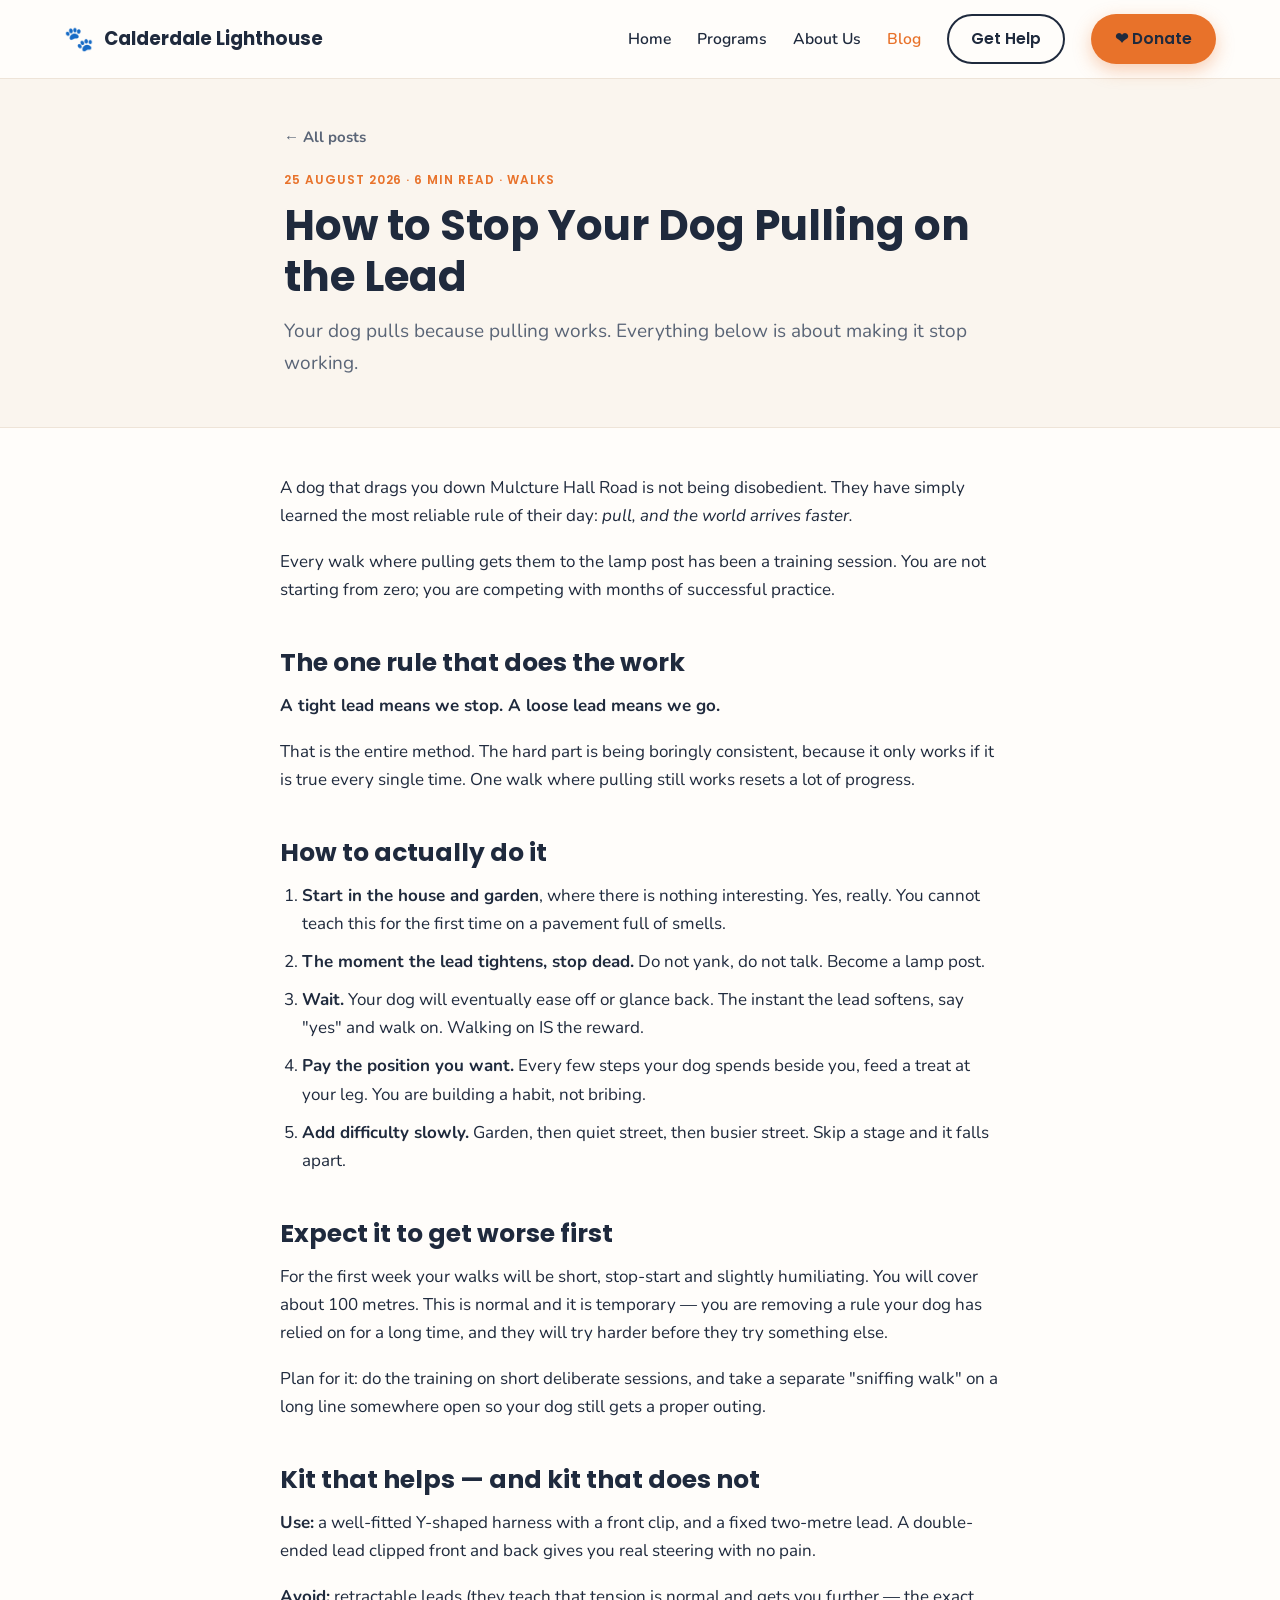
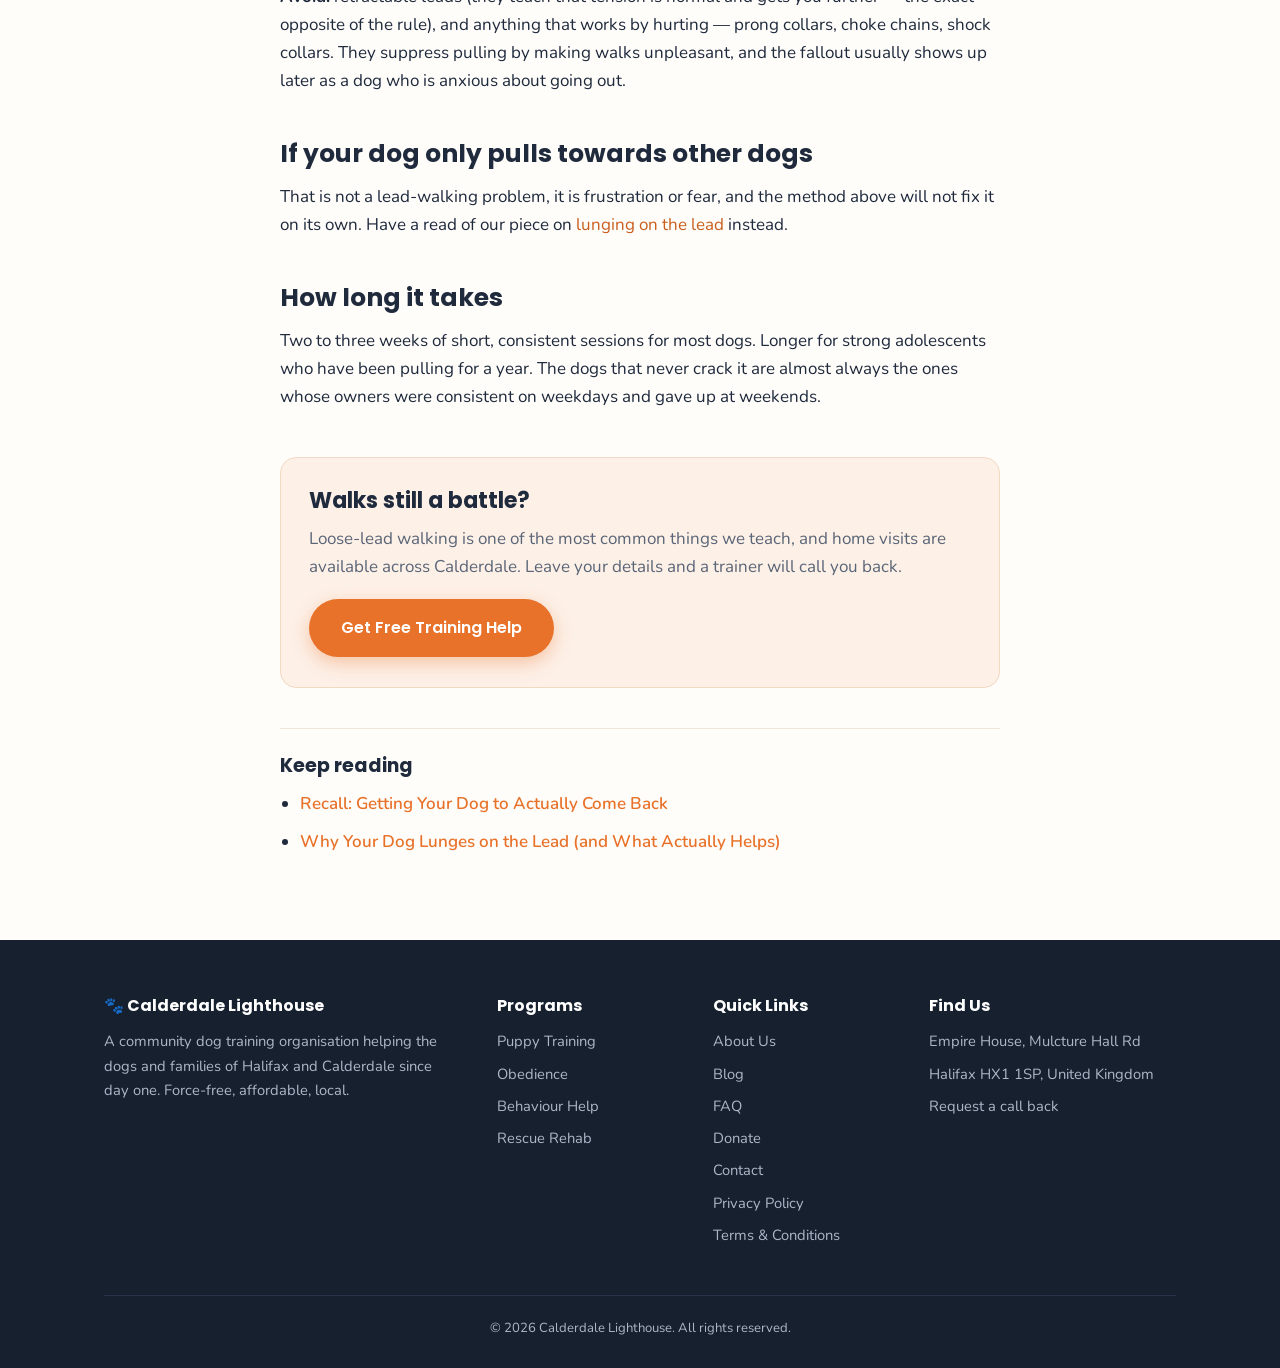
<file: blog/stop-dog-pulling-on-lead.html>
<!DOCTYPE html>
<html lang="en-GB">
<head>
  <meta charset="UTF-8" />
  <meta name="viewport" content="width=device-width, initial-scale=1.0" />
  <title>How to Stop Your Dog Pulling on the Lead | Calderdale Lighthouse</title>
  <meta name="description" content="A practical, force-free method for loose-lead walking — why dogs pull, what kit helps, and why the walk gets worse before it gets better. Calderdale Lighthouse." />
  <link rel="canonical" href="/blog/stop-dog-pulling-on-lead" />
  <link rel="preconnect" href="https://fonts.googleapis.com" />
  <link rel="preconnect" href="https://fonts.gstatic.com" crossorigin />
  <link href="https://fonts.googleapis.com/css2?family=Poppins:wght@500;600;700&family=Nunito:wght@400;600;700;800&display=swap" rel="stylesheet" />
  <link rel="stylesheet" href="/styles.css" />
  <link rel="icon" href="data:image/svg+xml,<svg xmlns='http://www.w3.org/2000/svg' viewBox='0 0 100 100'><text y='.9em' font-size='90'>🐾</text></svg>" />
  <!-- Google tag (gtag.js) — Google Ads AW-356459871 -->
  <script async src="https://www.googletagmanager.com/gtag/js?id=AW-356459871"></script>
  <script>
    window.dataLayer = window.dataLayer || [];
    function gtag(){dataLayer.push(arguments);}
    gtag('js', new Date());

    gtag('config', 'AW-356459871');
  </script>
</head>
<body>

<header>
  <nav class="nav">
    <a href="/" class="logo"><span class="paw">🐾</span> Calderdale Lighthouse</a>
    <button class="nav-toggle" aria-label="Open menu" onclick="document.querySelector('.nav-links').classList.toggle('open')">☰</button>
    <ul class="nav-links">
      <li><a href="/">Home</a></li>
      <li><a href="/#programs">Programs</a></li>
      <li><a href="/#about">About Us</a></li>
      <li><a href="/blog" class="is-current">Blog</a></li>
      <li><a href="/#get-help" class="btn btn-outline" style="padding:10px 22px">Get Help</a></li>
      <li><a href="/donate" class="btn btn-primary">❤ Donate</a></li>
    </ul>
  </nav>
</header>

<article>
  <div class="post-header">
    <div class="container container-narrow">
      <a class="crumb" href="/blog">← All posts</a>
      <div class="post-meta">25 AUGUST 2026 · 6 MIN READ · WALKS</div>
      <h1>How to Stop Your Dog Pulling on the Lead</h1>
      <p class="lead">Your dog pulls because pulling works. Everything below is about making it stop working.</p>
    </div>
  </div>

  <div class="container container-narrow post-body">
    <p>A dog that drags you down Mulcture Hall Road is not being disobedient. They have simply learned the most reliable rule of their day: <em>pull, and the world arrives faster.</em></p>

    <p>Every walk where pulling gets them to the lamp post has been a training session. You are not starting from zero; you are competing with months of successful practice.</p>

    <h2>The one rule that does the work</h2>
    <p><strong>A tight lead means we stop. A loose lead means we go.</strong></p>
    <p>That is the entire method. The hard part is being boringly consistent, because it only works if it is true every single time. One walk where pulling still works resets a lot of progress.</p>

    <h2>How to actually do it</h2>
    <ol>
      <li><strong>Start in the house and garden</strong>, where there is nothing interesting. Yes, really. You cannot teach this for the first time on a pavement full of smells.</li>
      <li><strong>The moment the lead tightens, stop dead.</strong> Do not yank, do not talk. Become a lamp post.</li>
      <li><strong>Wait.</strong> Your dog will eventually ease off or glance back. The instant the lead softens, say "yes" and walk on. Walking on IS the reward.</li>
      <li><strong>Pay the position you want.</strong> Every few steps your dog spends beside you, feed a treat at your leg. You are building a habit, not bribing.</li>
      <li><strong>Add difficulty slowly.</strong> Garden, then quiet street, then busier street. Skip a stage and it falls apart.</li>
    </ol>

    <h2>Expect it to get worse first</h2>
    <p>For the first week your walks will be short, stop-start and slightly humiliating. You will cover about 100 metres. This is normal and it is temporary — you are removing a rule your dog has relied on for a long time, and they will try harder before they try something else.</p>
    <p>Plan for it: do the training on short deliberate sessions, and take a separate "sniffing walk" on a long line somewhere open so your dog still gets a proper outing.</p>

    <h2>Kit that helps — and kit that does not</h2>
    <p><strong>Use:</strong> a well-fitted Y-shaped harness with a front clip, and a fixed two-metre lead. A double-ended lead clipped front and back gives you real steering with no pain.</p>
    <p><strong>Avoid:</strong> retractable leads (they teach that tension is normal and gets you further — the exact opposite of the rule), and anything that works by hurting — prong collars, choke chains, shock collars. They suppress pulling by making walks unpleasant, and the fallout usually shows up later as a dog who is anxious about going out.</p>

    <h2>If your dog only pulls towards other dogs</h2>
    <p>That is not a lead-walking problem, it is frustration or fear, and the method above will not fix it on its own. Have a read of our piece on <a href="/blog/reactive-dog-on-lead">lunging on the lead</a> instead.</p>

    <h2>How long it takes</h2>
    <p>Two to three weeks of short, consistent sessions for most dogs. Longer for strong adolescents who have been pulling for a year. The dogs that never crack it are almost always the ones whose owners were consistent on weekdays and gave up at weekends.</p>

    <div class="post-cta">
      <h3>Walks still a battle?</h3>
      <p>Loose-lead walking is one of the most common things we teach, and home visits are available across Calderdale. Leave your details and a trainer will call you back.</p>
      <a href="/#get-help" class="btn btn-primary">Get Free Training Help</a>
    </div>

    <div class="post-more">
      <h3>Keep reading</h3>
      <ul>
        <li><a href="/blog/dog-recall-training">Recall: Getting Your Dog to Actually Come Back</a></li>
        <li><a href="/blog/reactive-dog-on-lead">Why Your Dog Lunges on the Lead (and What Actually Helps)</a></li>
      </ul>
    </div>
  </div>
</article>

<!-- ============ FOOTER ============ -->
<footer class="site-footer">
  <div class="container">
    <div class="footer-grid">
      <div>
        <h4>🐾 Calderdale Lighthouse</h4>
        <p>A community dog training organisation helping the dogs and families of Halifax and Calderdale since day one. Force-free, affordable, local.</p>
      </div>
      <div>
        <h4>Programs</h4>
        <ul>
          <li><a href="/#programs">Puppy Training</a></li>
          <li><a href="/#programs">Obedience</a></li>
          <li><a href="/#programs">Behaviour Help</a></li>
          <li><a href="/#programs">Rescue Rehab</a></li>
        </ul>
      </div>
      <div>
        <h4>Quick Links</h4>
        <ul>
          <li><a href="/#about">About Us</a></li>
          <li><a href="/blog">Blog</a></li>
          <li><a href="/#faq">FAQ</a></li>
          <li><a href="/donate">Donate</a></li>
          <li><a href="/#get-help">Contact</a></li>
          <li><a href="/privacy">Privacy Policy</a></li>
          <li><a href="/terms">Terms &amp; Conditions</a></li>
        </ul>
      </div>
      <div>
        <h4>Find Us</h4>
        <ul>
          <li>Empire House, Mulcture Hall Rd</li>
          <li>Halifax HX1 1SP, United Kingdom</li>
          <li><a href="/#get-help">Request a call back</a></li>
        </ul>
      </div>
    </div>
    <div class="footer-bottom">
      © 2026 Calderdale Lighthouse. All rights reserved.
    </div>
  </div>
</footer>

</body>
</html>
</file>
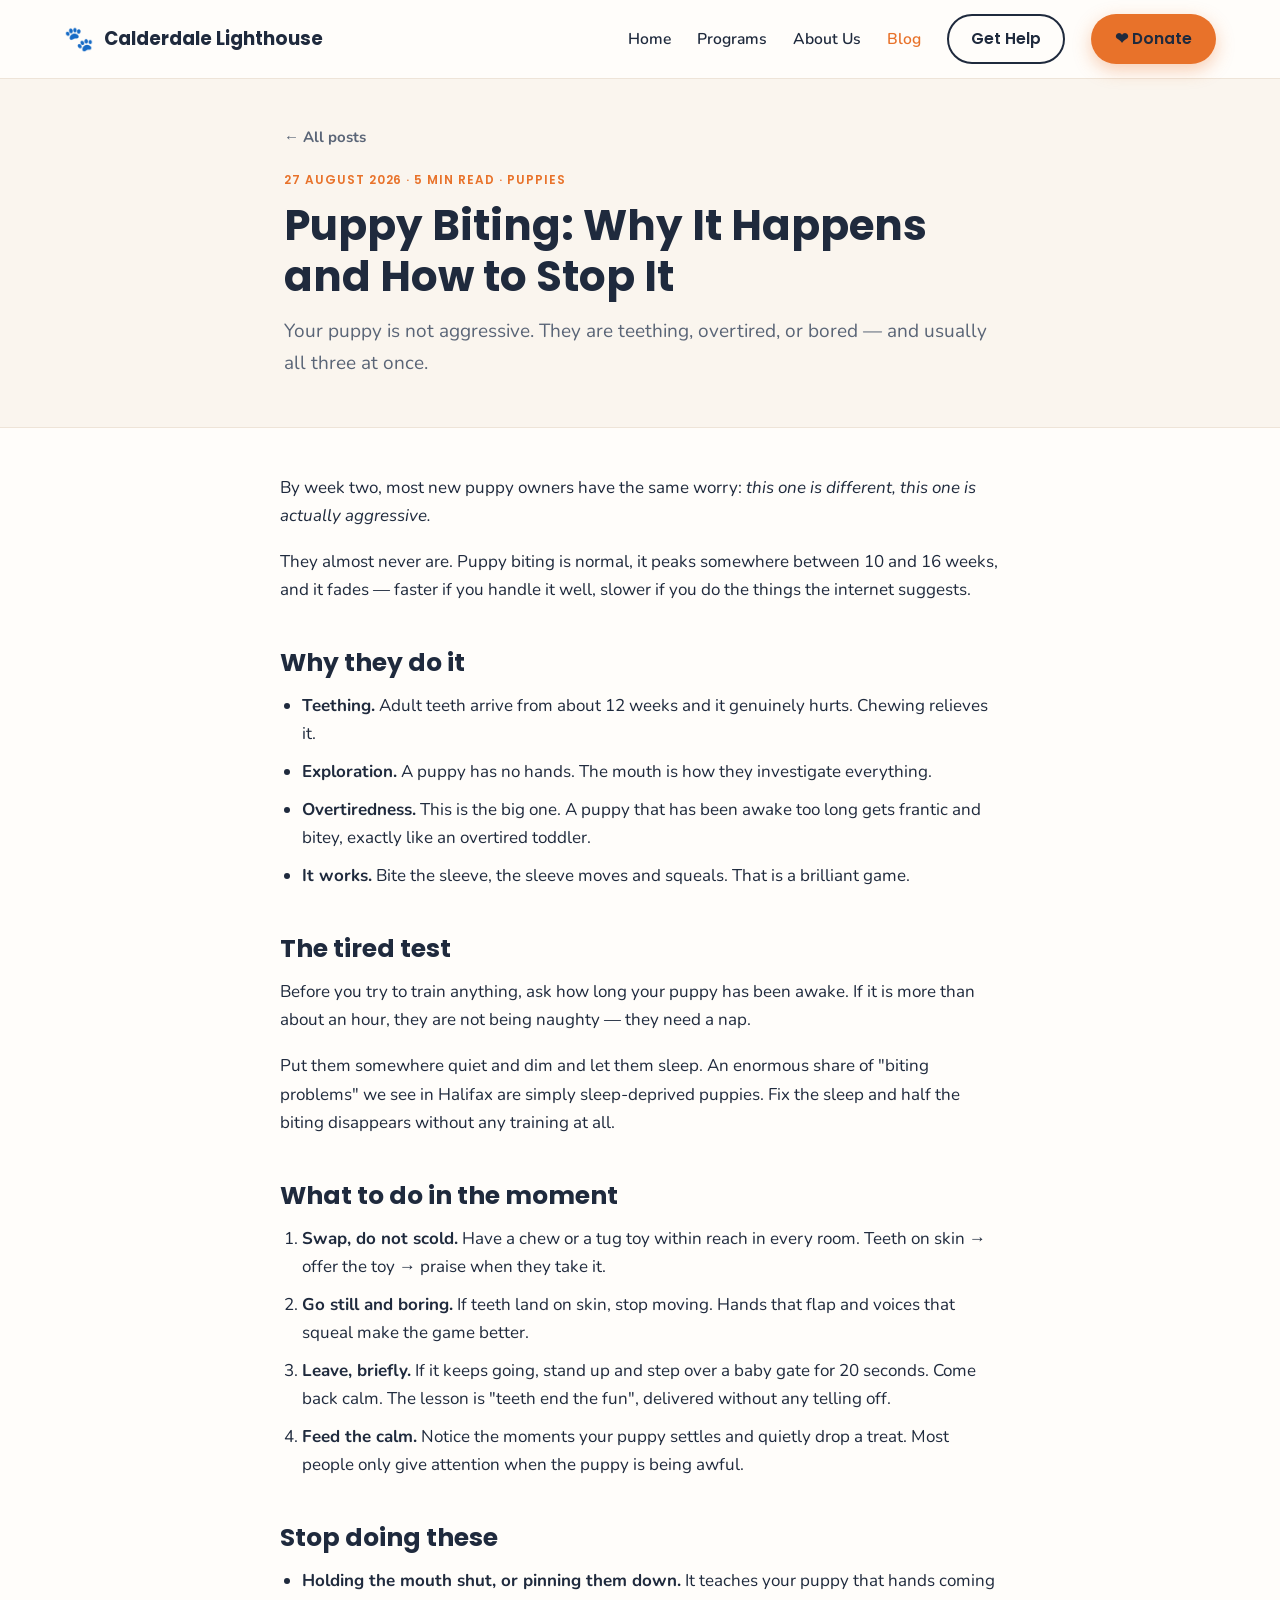
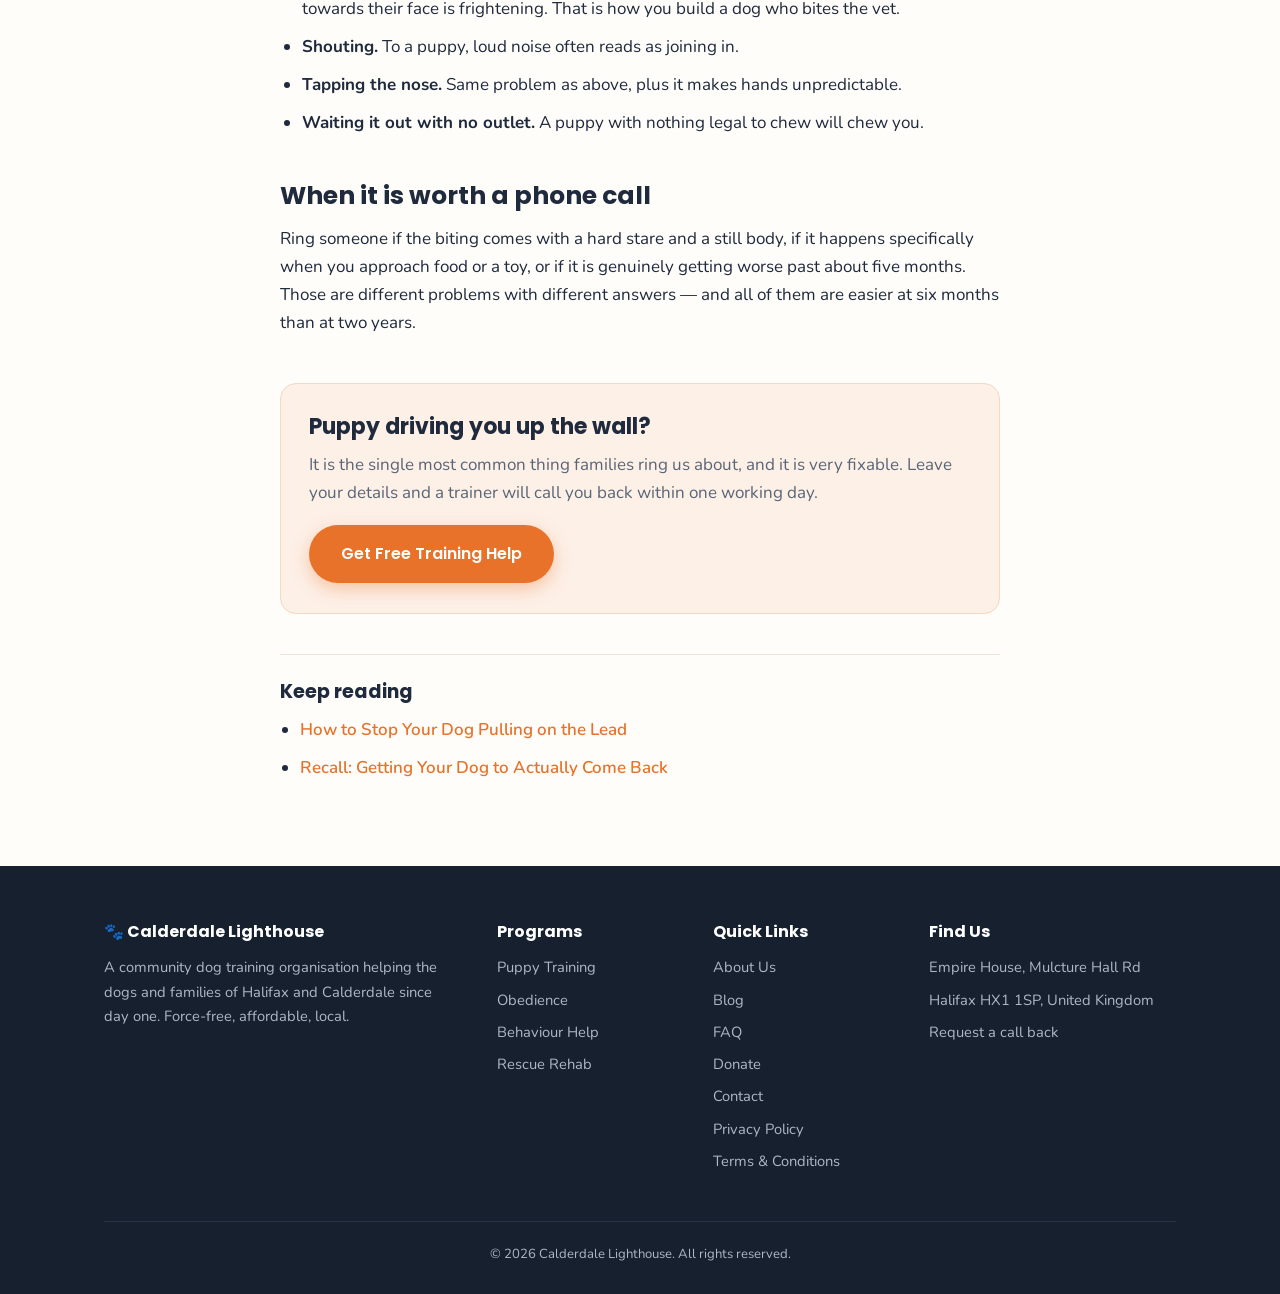
<file: blog/stop-puppy-biting.html>
<!DOCTYPE html>
<html lang="en-GB">
<head>
  <meta charset="UTF-8" />
  <meta name="viewport" content="width=device-width, initial-scale=1.0" />
  <title>Puppy Biting: Why It Happens and How to Stop It | Calderdale Lighthouse</title>
  <meta name="description" content="Why puppies bite hands, ankles and sleeves, what actually reduces it, and the popular advice that makes it worse. Force-free guidance from Calderdale Lighthouse, Halifax." />
  <link rel="canonical" href="/blog/stop-puppy-biting" />
  <link rel="preconnect" href="https://fonts.googleapis.com" />
  <link rel="preconnect" href="https://fonts.gstatic.com" crossorigin />
  <link href="https://fonts.googleapis.com/css2?family=Poppins:wght@500;600;700&family=Nunito:wght@400;600;700;800&display=swap" rel="stylesheet" />
  <link rel="stylesheet" href="/styles.css" />
  <link rel="icon" href="data:image/svg+xml,<svg xmlns='http://www.w3.org/2000/svg' viewBox='0 0 100 100'><text y='.9em' font-size='90'>🐾</text></svg>" />
  <!-- Google tag (gtag.js) — Google Ads AW-356459871 -->
  <script async src="https://www.googletagmanager.com/gtag/js?id=AW-356459871"></script>
  <script>
    window.dataLayer = window.dataLayer || [];
    function gtag(){dataLayer.push(arguments);}
    gtag('js', new Date());

    gtag('config', 'AW-356459871');
  </script>
</head>
<body>

<header>
  <nav class="nav">
    <a href="/" class="logo"><span class="paw">🐾</span> Calderdale Lighthouse</a>
    <button class="nav-toggle" aria-label="Open menu" onclick="document.querySelector('.nav-links').classList.toggle('open')">☰</button>
    <ul class="nav-links">
      <li><a href="/">Home</a></li>
      <li><a href="/#programs">Programs</a></li>
      <li><a href="/#about">About Us</a></li>
      <li><a href="/blog" class="is-current">Blog</a></li>
      <li><a href="/#get-help" class="btn btn-outline" style="padding:10px 22px">Get Help</a></li>
      <li><a href="/donate" class="btn btn-primary">❤ Donate</a></li>
    </ul>
  </nav>
</header>

<article>
  <div class="post-header">
    <div class="container container-narrow">
      <a class="crumb" href="/blog">← All posts</a>
      <div class="post-meta">27 AUGUST 2026 · 5 MIN READ · PUPPIES</div>
      <h1>Puppy Biting: Why It Happens and How to Stop It</h1>
      <p class="lead">Your puppy is not aggressive. They are teething, overtired, or bored — and usually all three at once.</p>
    </div>
  </div>

  <div class="container container-narrow post-body">
    <p>By week two, most new puppy owners have the same worry: <em>this one is different, this one is actually aggressive.</em></p>

    <p>They almost never are. Puppy biting is normal, it peaks somewhere between 10 and 16 weeks, and it fades — faster if you handle it well, slower if you do the things the internet suggests.</p>

    <h2>Why they do it</h2>
    <ul>
      <li><strong>Teething.</strong> Adult teeth arrive from about 12 weeks and it genuinely hurts. Chewing relieves it.</li>
      <li><strong>Exploration.</strong> A puppy has no hands. The mouth is how they investigate everything.</li>
      <li><strong>Overtiredness.</strong> This is the big one. A puppy that has been awake too long gets frantic and bitey, exactly like an overtired toddler.</li>
      <li><strong>It works.</strong> Bite the sleeve, the sleeve moves and squeals. That is a brilliant game.</li>
    </ul>

    <h2>The tired test</h2>
    <p>Before you try to train anything, ask how long your puppy has been awake. If it is more than about an hour, they are not being naughty — they need a nap.</p>
    <p>Put them somewhere quiet and dim and let them sleep. An enormous share of "biting problems" we see in Halifax are simply sleep-deprived puppies. Fix the sleep and half the biting disappears without any training at all.</p>

    <h2>What to do in the moment</h2>
    <ol>
      <li><strong>Swap, do not scold.</strong> Have a chew or a tug toy within reach in every room. Teeth on skin → offer the toy → praise when they take it.</li>
      <li><strong>Go still and boring.</strong> If teeth land on skin, stop moving. Hands that flap and voices that squeal make the game better.</li>
      <li><strong>Leave, briefly.</strong> If it keeps going, stand up and step over a baby gate for 20 seconds. Come back calm. The lesson is "teeth end the fun", delivered without any telling off.</li>
      <li><strong>Feed the calm.</strong> Notice the moments your puppy settles and quietly drop a treat. Most people only give attention when the puppy is being awful.</li>
    </ol>

    <h2>Stop doing these</h2>
    <ul>
      <li><strong>Holding the mouth shut, or pinning them down.</strong> It teaches your puppy that hands coming towards their face is frightening. That is how you build a dog who bites the vet.</li>
      <li><strong>Shouting.</strong> To a puppy, loud noise often reads as joining in.</li>
      <li><strong>Tapping the nose.</strong> Same problem as above, plus it makes hands unpredictable.</li>
      <li><strong>Waiting it out with no outlet.</strong> A puppy with nothing legal to chew will chew you.</li>
    </ul>

    <h2>When it is worth a phone call</h2>
    <p>Ring someone if the biting comes with a hard stare and a still body, if it happens specifically when you approach food or a toy, or if it is genuinely getting worse past about five months. Those are different problems with different answers — and all of them are easier at six months than at two years.</p>

    <div class="post-cta">
      <h3>Puppy driving you up the wall?</h3>
      <p>It is the single most common thing families ring us about, and it is very fixable. Leave your details and a trainer will call you back within one working day.</p>
      <a href="/#get-help" class="btn btn-primary">Get Free Training Help</a>
    </div>

    <div class="post-more">
      <h3>Keep reading</h3>
      <ul>
        <li><a href="/blog/stop-dog-pulling-on-lead">How to Stop Your Dog Pulling on the Lead</a></li>
        <li><a href="/blog/dog-recall-training">Recall: Getting Your Dog to Actually Come Back</a></li>
      </ul>
    </div>
  </div>
</article>

<!-- ============ FOOTER ============ -->
<footer class="site-footer">
  <div class="container">
    <div class="footer-grid">
      <div>
        <h4>🐾 Calderdale Lighthouse</h4>
        <p>A community dog training organisation helping the dogs and families of Halifax and Calderdale since day one. Force-free, affordable, local.</p>
      </div>
      <div>
        <h4>Programs</h4>
        <ul>
          <li><a href="/#programs">Puppy Training</a></li>
          <li><a href="/#programs">Obedience</a></li>
          <li><a href="/#programs">Behaviour Help</a></li>
          <li><a href="/#programs">Rescue Rehab</a></li>
        </ul>
      </div>
      <div>
        <h4>Quick Links</h4>
        <ul>
          <li><a href="/#about">About Us</a></li>
          <li><a href="/blog">Blog</a></li>
          <li><a href="/#faq">FAQ</a></li>
          <li><a href="/donate">Donate</a></li>
          <li><a href="/#get-help">Contact</a></li>
          <li><a href="/privacy">Privacy Policy</a></li>
          <li><a href="/terms">Terms &amp; Conditions</a></li>
        </ul>
      </div>
      <div>
        <h4>Find Us</h4>
        <ul>
          <li>Empire House, Mulcture Hall Rd</li>
          <li>Halifax HX1 1SP, United Kingdom</li>
          <li><a href="/#get-help">Request a call back</a></li>
        </ul>
      </div>
    </div>
    <div class="footer-bottom">
      © 2026 Calderdale Lighthouse. All rights reserved.
    </div>
  </div>
</footer>

</body>
</html>
</file>
<file: styles.css>
/* ============ Base ============ */
:root {
  --accent: #e8722a;
  --accent-dark: #c85d1c;
  --accent-soft: #fdf0e7;
  --ink: #1f2a3d;
  --muted: #5a6577;
  --paper: #fffdfa;
  --cream: #faf5ee;
  --line: #eee4d8;
  --green: #2f7d5c;
  --radius: 16px;
  --shadow: 0 10px 30px rgba(31, 42, 61, 0.08);
}

* { margin: 0; padding: 0; box-sizing: border-box; }

html { scroll-behavior: smooth; }

body {
  font-family: "Nunito", "Segoe UI", sans-serif;
  color: var(--ink);
  background: var(--paper);
  line-height: 1.65;
  font-size: 17px;
}

h1, h2, h3, h4 {
  font-family: "Poppins", "Segoe UI", sans-serif;
  line-height: 1.2;
  font-weight: 700;
}

img { max-width: 100%; display: block; }

a { color: var(--accent-dark); text-decoration: none; }

.container { max-width: 1120px; margin: 0 auto; padding: 0 24px; }

section { padding: 72px 0; }

.eyebrow {
  display: inline-block;
  text-transform: uppercase;
  letter-spacing: 0.12em;
  font-size: 0.78rem;
  font-weight: 800;
  color: var(--accent-dark);
  background: var(--accent-soft);
  padding: 6px 14px;
  border-radius: 999px;
  margin-bottom: 14px;
}

.section-title { font-size: clamp(1.7rem, 3.5vw, 2.4rem); margin-bottom: 12px; }
.section-sub { color: var(--muted); max-width: 640px; margin-bottom: 40px; }
.center { text-align: center; }
.center .section-sub { margin-left: auto; margin-right: auto; }

/* ============ Buttons ============ */
.btn {
  display: inline-block;
  font-family: "Poppins", sans-serif;
  font-weight: 600;
  font-size: 1rem;
  padding: 14px 30px;
  border-radius: 999px;
  border: 2px solid transparent;
  cursor: pointer;
  transition: transform 0.15s ease, box-shadow 0.15s ease, background 0.15s ease;
}

.btn-primary {
  background: var(--accent);
  color: #fff;
  box-shadow: 0 6px 18px rgba(232, 114, 42, 0.35);
}
.btn-primary:hover { background: var(--accent-dark); transform: translateY(-2px); }

.btn-outline {
  background: transparent;
  color: var(--ink);
  border-color: var(--ink);
}
.btn-outline:hover { background: var(--ink); color: #fff; }

.btn-light { background: #fff; color: var(--accent-dark); }
.btn-light:hover { transform: translateY(-2px); }

/* ============ Header ============ */
header {
  position: sticky;
  top: 0;
  z-index: 50;
  background: rgba(255, 253, 250, 0.95);
  backdrop-filter: blur(8px);
  border-bottom: 1px solid var(--line);
}

.nav {
  display: flex;
  align-items: center;
  justify-content: space-between;
  padding: 14px 24px;
  max-width: 1200px;
  margin: 0 auto;
}

.logo {
  display: flex;
  align-items: center;
  gap: 10px;
  font-family: "Poppins", sans-serif;
  font-weight: 700;
  font-size: 1.15rem;
  color: var(--ink);
}
.logo .paw { font-size: 1.5rem; }

.nav-links { display: flex; align-items: center; gap: 26px; list-style: none; }
.nav-links a { color: var(--ink); font-weight: 600; font-size: 0.98rem; }
.nav-links a:hover { color: var(--accent-dark); }
.nav-links .btn { padding: 10px 22px; }

.nav-toggle {
  display: none;
  background: none;
  border: none;
  font-size: 1.6rem;
  color: var(--ink);
  cursor: pointer;
}

/* ============ Hero ============ */
.hero {
  background:
    linear-gradient(100deg, rgba(250, 245, 238, 0.97) 30%, rgba(250, 245, 238, 0.82) 55%, rgba(250, 245, 238, 0.55)),
    url("hero-dog.svg") right center / cover no-repeat, var(--cream);
  padding: 64px 0 72px;
}

.hero-grid {
  display: grid;
  grid-template-columns: 1.05fr 0.95fr;
  grid-template-areas:
    "top  form"
    "bot  form";
  grid-template-rows: auto 1fr;
  column-gap: 52px;
  align-items: start;
}
.hero-copy-top { grid-area: top; max-width: 620px; }
.hero-copy-bottom { grid-area: bot; max-width: 620px; }
.hero-form { grid-area: form; }

.hero-copy-bottom .checklist { margin-bottom: 22px; }

/* Form card sitting in the hero, above the fold */
.hero-form {
  position: sticky;
  top: 92px;
  box-shadow: 0 22px 55px rgba(31, 42, 61, 0.16);
  border: 1px solid var(--line);
}
.hero-form h3 { font-size: 1.35rem; margin-bottom: 6px; }

.hero h1 {
  font-size: clamp(2.2rem, 5vw, 3.4rem);
  margin-bottom: 18px;
}
.hero h1 span { color: var(--accent); }

.hero p.lead { font-size: 1.15rem; color: var(--muted); margin-bottom: 30px; }

.hero-ctas { display: flex; flex-wrap: wrap; gap: 14px; margin-bottom: 34px; }

.hero-badges { display: flex; flex-wrap: wrap; gap: 10px; }
.hero-badges span {
  background: #fff;
  border: 1px solid var(--line);
  border-radius: 999px;
  padding: 8px 16px;
  font-size: 0.85rem;
  font-weight: 700;
  color: var(--ink);
  box-shadow: var(--shadow);
}
.hero-badges span::before { content: "✓ "; color: var(--green); font-weight: 800; }

/* ============ Stats strip ============ */
.stats { background: var(--ink); color: #fff; padding: 36px 0; }
.stats .container { display: grid; grid-template-columns: repeat(4, 1fr); gap: 24px; text-align: center; }
.stat b { display: block; font-family: "Poppins", sans-serif; font-size: 1.9rem; color: var(--accent); }
.stat small { color: #c6cddb; font-size: 0.88rem; }

/* ============ Cards / programs ============ */
.grid-3 { display: grid; grid-template-columns: repeat(3, 1fr); gap: 26px; }

.card {
  background: #fff;
  border: 1px solid var(--line);
  border-radius: var(--radius);
  padding: 30px 26px;
  box-shadow: var(--shadow);
  transition: transform 0.15s ease;
}
.card:hover { transform: translateY(-4px); }
.card .icon {
  width: 54px; height: 54px;
  display: grid; place-items: center;
  background: var(--accent-soft);
  border-radius: 14px;
  font-size: 1.6rem;
  margin-bottom: 18px;
}
.card h3 { font-size: 1.15rem; margin-bottom: 10px; }
.card p { color: var(--muted); font-size: 0.95rem; }
.card a.more { display: inline-block; margin-top: 14px; font-weight: 700; font-size: 0.92rem; }

/* ============ Split sections ============ */
.split { display: grid; grid-template-columns: 1fr 1fr; gap: 56px; align-items: center; }
.split .photo {
  border-radius: var(--radius);
  overflow: hidden;
  box-shadow: var(--shadow);
  aspect-ratio: 4 / 3;
  background: var(--cream) url("about-dog.svg") center / cover no-repeat;
}
.checklist { list-style: none; margin-top: 20px; }
.checklist li { padding-left: 30px; position: relative; margin-bottom: 12px; color: var(--muted); }
.checklist li::before {
  content: "✓";
  position: absolute; left: 0;
  color: var(--green);
  font-weight: 800;
}

/* ============ Testimonials ============ */
.quotes { background: var(--cream); }
.quote-card { background: #fff; border-radius: var(--radius); padding: 28px; box-shadow: var(--shadow); }
.quote-card .stars { color: #f0a930; letter-spacing: 2px; margin-bottom: 12px; }
.quote-card p { font-size: 0.97rem; color: var(--ink); margin-bottom: 16px; }
.quote-card footer { font-weight: 700; font-size: 0.9rem; color: var(--muted); }

/* ============ Lead form ============ */
.lead-section { background: linear-gradient(135deg, var(--ink), #2b3a55); color: #fff; }
.lead-wrap { display: grid; grid-template-columns: 1fr 1.1fr; gap: 56px; align-items: start; }
.lead-copy h2 { font-size: clamp(1.7rem, 3.5vw, 2.3rem); margin-bottom: 16px; }
.lead-copy p { color: #c6cddb; margin-bottom: 22px; }
.lead-copy .checklist li { color: #dfe5f0; }

.lead-form {
  background: #fff;
  border-radius: var(--radius);
  padding: 34px 30px;
  color: var(--ink);
  box-shadow: 0 20px 50px rgba(0, 0, 0, 0.25);
}
form.lead-form h3 { margin-bottom: 6px; }
form.lead-form .form-sub { color: var(--muted); font-size: 0.9rem; margin-bottom: 22px; }

.form-row { display: grid; grid-template-columns: 1fr 1fr; gap: 14px; }

.field { margin-bottom: 14px; }
.field label { display: block; font-weight: 700; font-size: 0.85rem; margin-bottom: 6px; }
.field input, .field select, .field textarea {
  width: 100%;
  padding: 12px 14px;
  border: 1.5px solid var(--line);
  border-radius: 10px;
  font: inherit;
  font-size: 0.95rem;
  background: var(--paper);
}
.field input:focus, .field select:focus, .field textarea:focus {
  outline: none;
  border-color: var(--accent);
}
.lead-form .btn { width: 100%; margin-top: 8px; }
.form-note { font-size: 0.78rem; color: var(--muted); margin-top: 12px; text-align: center; }

/* ============ FAQ ============ */
details.faq {
  border: 1px solid var(--line);
  border-radius: 12px;
  padding: 18px 22px;
  margin-bottom: 12px;
  background: #fff;
}
details.faq summary { font-weight: 700; cursor: pointer; font-family: "Poppins", sans-serif; }
details.faq p { margin-top: 10px; color: var(--muted); }

/* ============ Donate page ============ */
.donate-hero {
  background: linear-gradient(135deg, var(--accent), #f2934f);
  color: #fff;
  text-align: center;
  padding: 90px 0;
}
.donate-hero h1 { font-size: clamp(2rem, 4.5vw, 3rem); margin-bottom: 16px; }
.donate-hero p { max-width: 620px; margin: 0 auto 28px; font-size: 1.1rem; }

.amounts { display: grid; grid-template-columns: repeat(4, 1fr); gap: 20px; margin-bottom: 30px; }
.amount-card {
  background: #fff;
  border: 2px solid var(--line);
  border-radius: var(--radius);
  padding: 26px 18px;
  text-align: center;
  cursor: pointer;
  transition: border-color 0.15s ease, transform 0.15s ease;
}
.amount-card:hover, .amount-card.selected { border-color: var(--accent); transform: translateY(-3px); }
.amount-card b { display: block; font-family: "Poppins", sans-serif; font-size: 1.7rem; color: var(--accent-dark); margin-bottom: 6px; }
.amount-card small { color: var(--muted); font-size: 0.85rem; }

.giftaid {
  background: var(--accent-soft);
  border: 1px dashed var(--accent);
  border-radius: var(--radius);
  padding: 22px 26px;
  margin-top: 34px;
  font-size: 0.95rem;
}

/* ============ CTA band ============ */
.cta-band { background: var(--ink); color: #fff; text-align: center; }
.cta-band h2 { font-size: clamp(1.6rem, 3.5vw, 2.2rem); margin-bottom: 12px; }
.cta-band p { color: #c6cddb; margin-bottom: 26px; }

/* ============ Footer ============ */
footer.site-footer { background: #16202f; color: #aeb7c7; padding: 56px 0 28px; font-size: 0.92rem; }
.footer-grid { display: grid; grid-template-columns: 2fr 1fr 1fr 1.4fr; gap: 40px; margin-bottom: 40px; }
.footer-grid h4 { color: #fff; font-size: 1rem; margin-bottom: 14px; }
.footer-grid ul { list-style: none; }
.footer-grid li { margin-bottom: 8px; }
.footer-grid a { color: #aeb7c7; }
.footer-grid a:hover { color: #fff; }
.footer-bottom { border-top: 1px solid #273349; padding-top: 22px; text-align: center; font-size: 0.82rem; }

/* ============ Responsive ============ */
@media (max-width: 900px) {
  .grid-3, .amounts { grid-template-columns: 1fr 1fr; }
  .split, .lead-wrap { grid-template-columns: 1fr; gap: 36px; }
  /* On phones the form must come straight after the headline - ad traffic
     should not have to scroll past a checklist to reach it. */
  .hero-grid {
    grid-template-columns: 1fr;
    grid-template-areas: "top" "form" "bot";
    grid-template-rows: auto auto auto;
    row-gap: 30px;
  }
  .hero-form { position: static; }
  .hero { padding: 40px 0 52px; }
  .hero h1 { font-size: clamp(1.85rem, 7vw, 2.6rem); }
  .hero p.lead { font-size: 1.05rem; margin-bottom: 4px; }
  .stats .container { grid-template-columns: 1fr 1fr; }
  .footer-grid { grid-template-columns: 1fr 1fr; }
}

@media (max-width: 640px) {
  .nav-links {
    display: none;
    position: absolute;
    top: 100%; left: 0; right: 0;
    background: var(--paper);
    flex-direction: column;
    padding: 20px;
    border-bottom: 1px solid var(--line);
    gap: 16px;
  }
  .nav-links.open { display: flex; }
  .nav-toggle { display: block; }
  .grid-3, .amounts, .form-row { grid-template-columns: 1fr; }
  section { padding: 52px 0; }
}

/* ============ Blog ============ */
.container-narrow { max-width: 760px; }

.blog-hero {
  background: var(--cream);
  border-bottom: 1px solid var(--line);
  padding: 68px 0 56px;
  text-align: center;
}
.blog-hero h1 { font-size: clamp(30px, 4.6vw, 46px); margin: 10px 0 14px; }
.blog-hero .lead { color: var(--muted); max-width: 640px; margin: 0 auto; font-size: 19px; }

.post-grid {
  display: grid;
  grid-template-columns: repeat(auto-fit, minmax(300px, 1fr));
  gap: 26px;
}
.post-card {
  background: #fff;
  border: 1px solid var(--line);
  border-radius: var(--radius);
  padding: 28px 26px 24px;
  box-shadow: var(--shadow);
  display: flex;
  flex-direction: column;
  transition: transform .2s ease, box-shadow .2s ease;
}
.post-card:hover { transform: translateY(-4px); box-shadow: 0 16px 40px rgba(31,42,61,.12); }
.post-card h2 { font-size: 21px; margin: 10px 0 12px; }
.post-card h2 a { color: var(--ink); text-decoration: none; }
.post-card h2 a:hover { color: var(--accent); }
.post-card p { color: var(--muted); flex: 1; }

.post-meta {
  font-family: "Poppins", sans-serif;
  font-size: 12px;
  font-weight: 600;
  letter-spacing: .08em;
  text-transform: uppercase;
  color: var(--accent);
}
.post-link {
  margin-top: 18px;
  font-weight: 700;
  color: var(--accent);
  text-decoration: none;
  align-self: flex-start;
}
.post-link:hover { color: var(--accent-dark); }

.post-header {
  background: var(--cream);
  border-bottom: 1px solid var(--line);
  padding: 44px 0 48px;
}
.post-header h1 { font-size: clamp(28px, 4.2vw, 42px); margin: 12px 0 14px; }
.post-header .lead { color: var(--muted); font-size: 19px; }
.crumb {
  display: inline-block;
  margin-bottom: 20px;
  font-weight: 700;
  font-size: 15px;
  color: var(--muted);
  text-decoration: none;
}
.crumb:hover { color: var(--accent); }

.post-body { padding: 46px 20px 64px; }
.post-body h2 {
  font-size: 25px;
  margin: 38px 0 14px;
  padding-top: 6px;
}
.post-body p { margin-bottom: 18px; }
.post-body ul, .post-body ol { margin: 0 0 20px 22px; }
.post-body li { margin-bottom: 10px; }
.post-body strong { color: var(--ink); }

.post-cta {
  margin: 46px 0 12px;
  background: var(--accent-soft);
  border: 1px solid #f2d9c4;
  border-radius: var(--radius);
  padding: 30px 28px;
}
.post-cta h3 { font-size: 22px; margin-bottom: 10px; }
.post-cta p { color: var(--muted); }

.post-more { margin-top: 40px; border-top: 1px solid var(--line); padding-top: 26px; }
.post-more h3 { font-size: 19px; margin-bottom: 12px; }
.post-more ul { margin-left: 20px; }
.post-more a { color: var(--accent); font-weight: 600; }

.nav-links a.is-current { color: var(--accent); }

/* Tally embed sits inside the same white card as the old hand-coded form */
.lead-form--embed { padding: 26px 22px 22px; }
.lead-form--embed iframe {
  display: block;
  width: 100%;
  border: 0;
  min-height: 480px;
  background: #fff;
}
.lead-form--embed .form-sub { margin-bottom: 6px; }

/* ============ Legal pages ============ */
.legal-body h2 { font-size: 1.35rem; margin: 34px 0 12px; }
.legal-body p, .legal-body li { color: var(--ink); }
.legal-body ul, .legal-body ol { margin: 0 0 20px 22px; }
.legal-body li { margin-bottom: 8px; }

.legal-note {
  background: var(--accent-soft);
  border: 1px solid #f2d9c4;
  border-left: 4px solid var(--accent);
  border-radius: 10px;
  padding: 16px 20px;
  margin: 0 0 28px;
  font-size: 0.95rem;
}
.legal-note code {
  background: #fff;
  border: 1px solid var(--line);
  border-radius: 4px;
  padding: 1px 5px;
  font-size: 0.9em;
}

.legal-table {
  width: 100%;
  border-collapse: collapse;
  margin: 0 0 22px;
  font-size: 0.95rem;
}
.legal-table th, .legal-table td {
  border: 1px solid var(--line);
  padding: 10px 14px;
  text-align: left;
  vertical-align: top;
}
.legal-table th { background: var(--cream); font-family: "Poppins", sans-serif; font-size: 0.9rem; }
</file>
